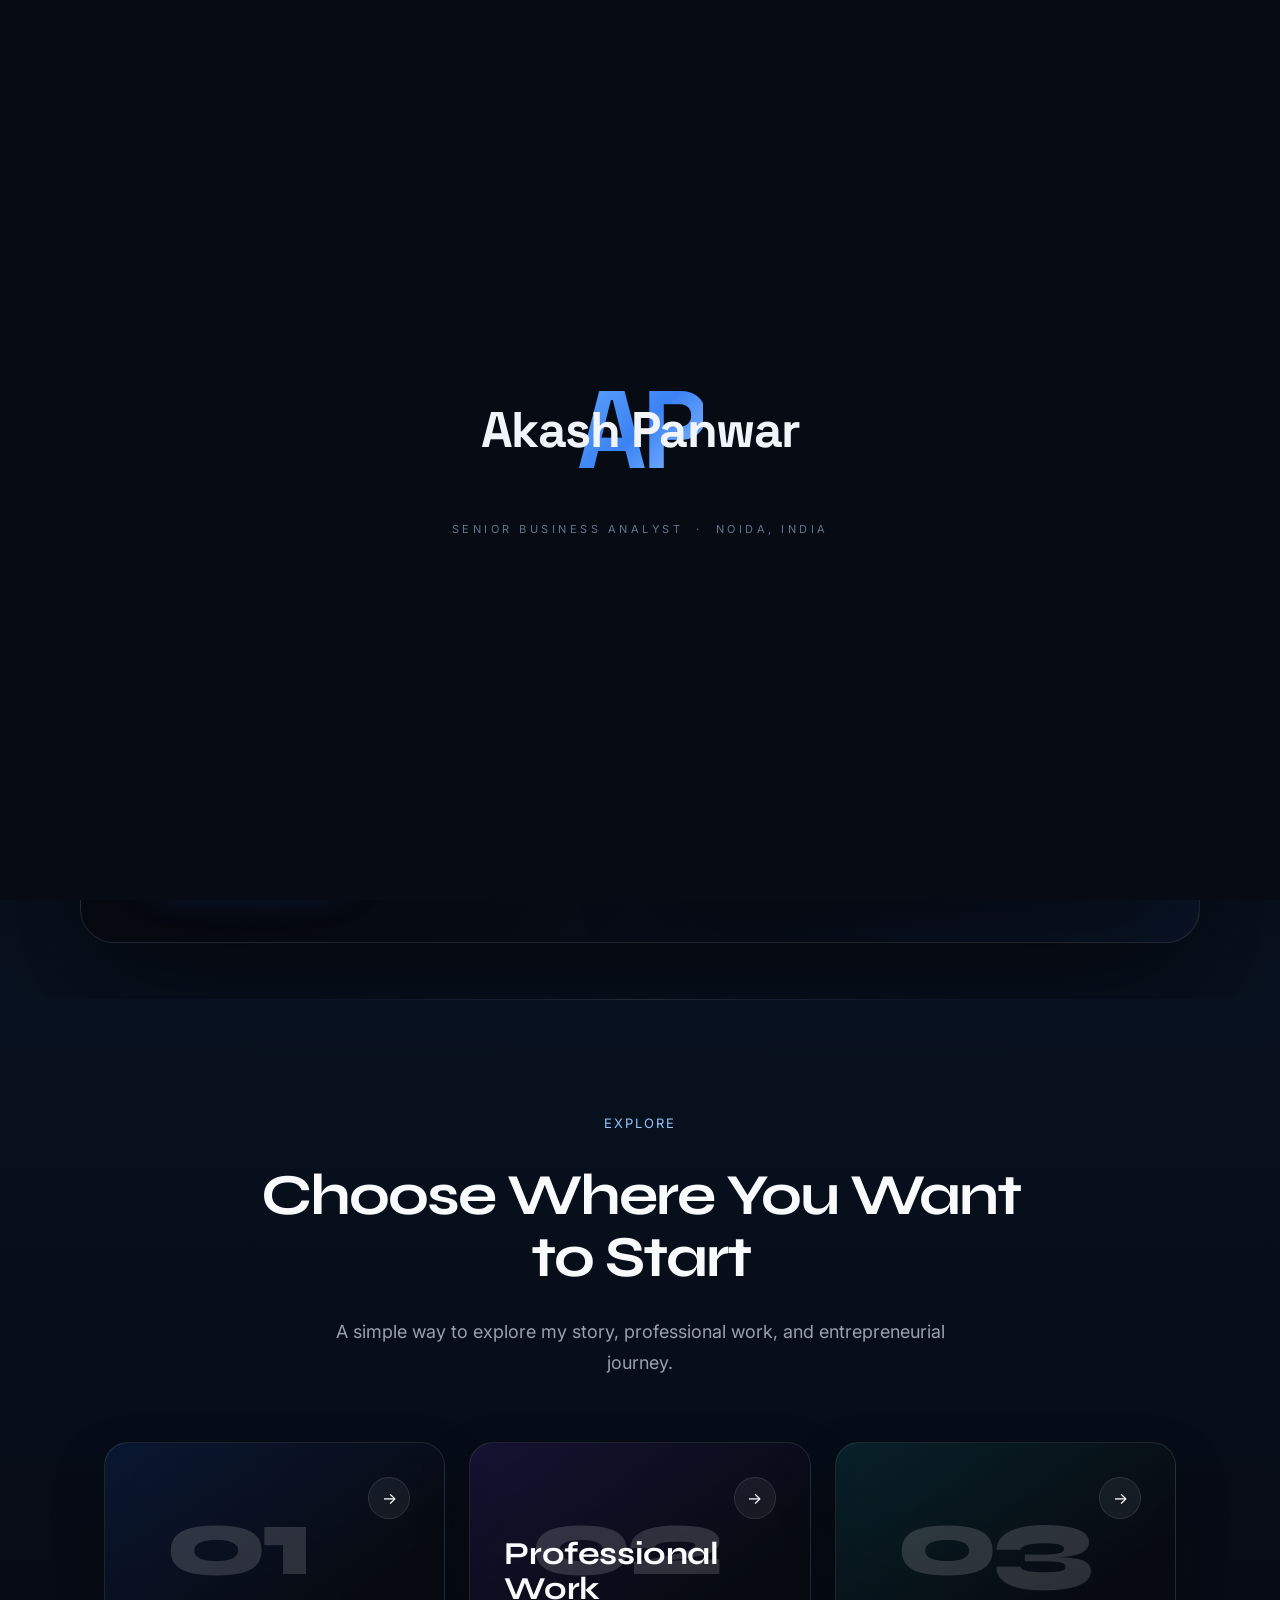
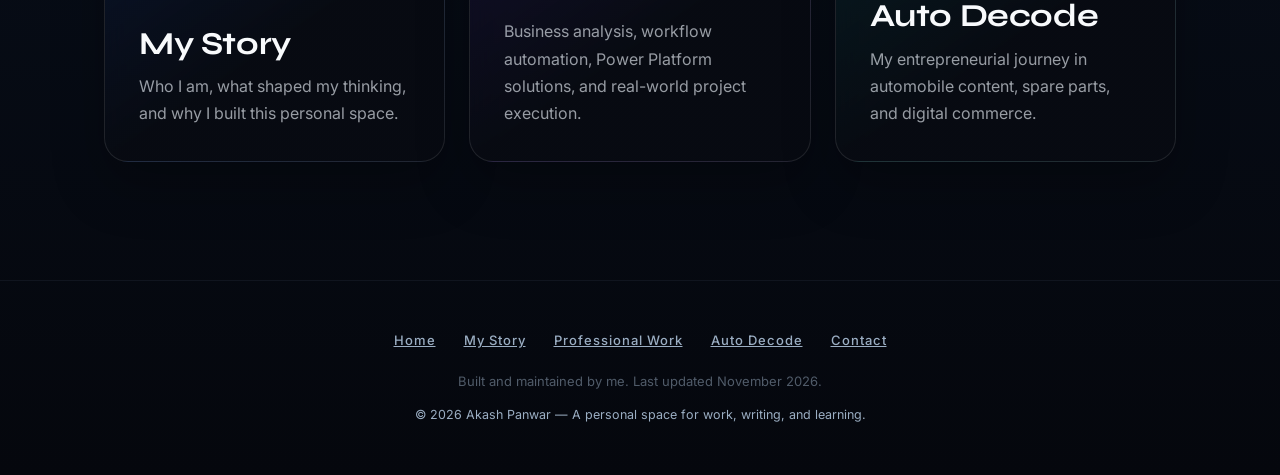
<file: index.html>
<!DOCTYPE html>
<html lang="en">
<head>
  <meta charset="UTF-8">
  <meta name="viewport" content="width=device-width, initial-scale=1.0">
  <title>Akash Panwar | Home</title>
  <meta name="description" content="Personal professional website of Akash Panwar, Senior Business Analyst sharing work, journey, and learnings.">
  <link rel="preconnect" href="https://fonts.googleapis.com">
  <link rel="preconnect" href="https://fonts.gstatic.com" crossorigin>
  <link href="https://fonts.googleapis.com/css2?family=Playfair+Display:wght@600;700;800&family=Syne:wght@500;600;700;800&family=Space+Grotesk:wght@400;500;600;700;800&family=Inter:ital,opsz,wght@0,14..32,300;0,14..32,400;0,14..32,500;0,14..32,600;0,14..32,700;1,14..32,400&display=swap" rel="stylesheet">
  <link rel="stylesheet" href="style.css">
  <style id="mobile-header-fix">
    .mobile-brand-link { display: none !important; }
    @media (max-width: 900px) {
      nav .mobile-brand-link {
        display: inline-flex !important;
        align-items: center;
        font-family: 'Space Grotesk', sans-serif;
        font-size: 16px;
        font-weight: 700;
        color: var(--heading);
        text-decoration: none;
        letter-spacing: 0.2px;
      }
    }
  </style>

  <style>
    .home-page {
      background:
        radial-gradient(circle at 50% -10%, rgba(59,130,246,0.16), transparent 34%),
        linear-gradient(180deg, #05070d 0%, #080b12 48%, #05070d 100%);
    }

    .home-page #particle-canvas,
    .home-page .glow-orb {
      display: none;
    }

    .home-page nav {
      top: 18px;
      left: 50%;
      right: auto;
      width: min(1120px, calc(100% - 40px));
      transform: translateX(-50%);
      padding: 12px 18px;
      border: 1px solid rgba(255,255,255,0.08);
      border-radius: 999px;
      background: rgba(5,7,13,0.72);
      box-shadow: 0 18px 60px rgba(0,0,0,0.28);
    }

    .home-page #desktop-nav {
      width: 100%;
      justify-content: center;
      gap: 28px;
    }

    .home-page .brand-link {
      color: #fff;
      font-family: 'Space Grotesk', sans-serif;
      font-size: 14px;
      letter-spacing: 1.4px;
    }

    #hero {
      min-height: 100vh !important;
      max-width: 100% !important;
      margin: 0 !important;
      padding: 118px 24px 54px !important;
      display: flex !important;
      align-items: center;
      justify-content: center;
      position: relative;
      z-index: 1;
      overflow: hidden;
    }

    .editorial-hero-card {
      width: min(1120px, 100%);
      min-height: 650px;
      display: grid;
      grid-template-columns: minmax(0, 1.02fr) minmax(360px, 0.9fr);
      position: relative;
      overflow: hidden;
      border-radius: 34px;
      border: 1px solid rgba(255,255,255,0.1);
      background:
        linear-gradient(135deg, rgba(17,17,17,0.98), rgba(8,11,18,0.98) 48%, rgba(3,6,12,0.98)),
        #080b12;
      box-shadow: 0 40px 120px rgba(0,0,0,0.56), inset 0 1px 0 rgba(255,255,255,0.06);
      isolation: isolate;
    }

    .editorial-hero-card::before {
      content: 'Akash';
      position: absolute;
      left: 42px;
      top: 40px;
      font-family: 'Space Grotesk', sans-serif;
      font-size: clamp(86px, 13vw, 178px);
      font-weight: 800;
      line-height: 0.85;
      color: rgba(255,255,255,0.035);
      letter-spacing: -4px;
      pointer-events: none;
      z-index: 0;
    }

    .editorial-hero-card::after {
      content: '';
      position: absolute;
      inset: 0;
      background:
        linear-gradient(90deg, rgba(5,7,13,0.78) 0%, rgba(5,7,13,0.18) 49%, rgba(5,7,13,0) 100%),
        radial-gradient(circle at 78% 25%, rgba(59,130,246,0.16), transparent 30%);
      pointer-events: none;
      z-index: 2;
    }

    .hero-copy {
      position: relative;
      z-index: 3;
      display: flex;
      flex-direction: column;
      justify-content: center;
      padding: 74px 0 74px 70px;
      max-width: 650px;
    }

    .hero-mark-row {
      display: flex;
      align-items: center;
      gap: 14px;
      margin-bottom: 44px;
      opacity: 0;
      animation: editorialIn 0.75s 0.15s both;
    }

    .hero-monogram {
      width: 46px;
      height: 46px;
      display: inline-flex;
      align-items: center;
      justify-content: center;
      border-radius: 50%;
      border: 1px solid rgba(255,255,255,0.16);
      background: rgba(255,255,255,0.04);
      color: #fff;
      font-family: 'Space Grotesk', sans-serif;
      font-weight: 800;
      letter-spacing: -0.8px;
      box-shadow: 0 14px 34px rgba(0,0,0,0.35);
    }

    .hero-kicker {
      color: rgba(255,255,255,0.48);
      font-size: 11px;
      font-weight: 700;
      letter-spacing: 2.6px;
      text-transform: uppercase;
    }

    .hero-heading {
      margin: 0;
      font-family: 'Space Grotesk', sans-serif;
      font-size: clamp(46px, 7.4vw, 92px);
      font-weight: 800;
      line-height: 0.95;
      color: #f8fafc;
      letter-spacing: -1.8px;
      opacity: 0;
      animation: editorialIn 0.8s 0.28s both;
    }

    .hero-heading .highlight {
      display: inline-block;
      margin-top: 8px;
      background: linear-gradient(135deg, #f8fbff 0%, #93c5fd 35%, #3b82f6 100%);
      -webkit-background-clip: text;
      -webkit-text-fill-color: transparent;
      background-clip: text;
      filter: drop-shadow(0 10px 30px rgba(59,130,246,0.22));
    }

    .hero-heading .article {
      display: inline-block;
      margin-right: 0.16em;
    }

    .hero-heading .role-word {
      display: inline-block;
    }

    .hero-sub {
      max-width: 540px;
      margin: 30px 0 0;
      color: rgba(226,232,240,0.74);
      font-size: clamp(15.5px, 1.4vw, 18px);
      line-height: 1.75;
      opacity: 0;
      animation: editorialIn 0.8s 0.42s both;
    }

    .hero-actions {
      display: flex;
      align-items: center;
      gap: 14px;
      flex-wrap: wrap;
      margin-top: 42px;
      opacity: 0;
      animation: editorialIn 0.8s 0.56s both;
    }

    .hero-cta {
      display: inline-flex;
      align-items: center;
      justify-content: center;
      min-height: 50px;
      padding: 0 24px;
      border-radius: 999px;
      font-size: 12.5px;
      font-weight: 800;
      letter-spacing: 1.25px;
      text-transform: uppercase;
      text-decoration: none;
      transition: transform 0.25s ease, box-shadow 0.25s ease, border-color 0.25s ease, background 0.25s ease;
    }

    .hero-cta.primary {
      color: #fff;
      background: linear-gradient(135deg, #2563eb, #60a5fa);
      box-shadow: 0 16px 42px rgba(37,99,235,0.36);
    }

    .hero-cta.secondary {
      color: rgba(255,255,255,0.86);
      border: 1px solid rgba(255,255,255,0.16);
      background: rgba(255,255,255,0.045);
    }

    .hero-cta:hover,
    .hero-cta:focus-visible {
      transform: translateY(-3px);
      box-shadow: 0 22px 54px rgba(37,99,235,0.22);
    }

    .hero-image-panel {
      position: relative;
      z-index: 1;
      min-height: 650px;
      overflow: hidden;
    }

    .hero-image-panel::before {
      content: '';
      position: absolute;
      inset: 0;
      background:
        linear-gradient(90deg, #080b12 0%, rgba(8,11,18,0.58) 16%, rgba(8,11,18,0) 42%),
        linear-gradient(0deg, rgba(5,7,13,0.72) 0%, rgba(5,7,13,0) 34%);
      z-index: 2;
      pointer-events: none;
    }

    .hero-image-panel img {
      position: absolute;
      right: -88px;
      bottom: 76px;
      width: min(690px, 138%);
      height: 100%;
      object-fit: contain;
      object-position: right bottom;
      filter: grayscale(0.68) saturate(0.7) contrast(1.13) brightness(0.92);
      opacity: 0;
      transform: translateX(28px) scale(1.02);
      animation: portraitIn 0.95s 0.34s cubic-bezier(0.16,1,0.3,1) both;
      -webkit-mask-image: linear-gradient(to left, #000 76%, transparent 100%);
      mask-image: linear-gradient(to left, #000 76%, transparent 100%);
    }

    .about-intro {
      max-width: 700px;
      margin: 0 auto;
      padding: 80px 24px;
      text-align: center;
      color: rgba(226,232,240,0.78);
      font-family: 'Inter', sans-serif;
      font-size: clamp(16px, 1.5vw, 18px);
      line-height: 1.85;
    }

    .about-intro p {
      margin: 0;
    }

    .about-intro p + p {
      margin-top: 22px;
    }

    .explore-home {
      max-width: 1120px;
      padding: 28px 24px 96px !important;
      margin: 0 auto;
      position: relative;
      z-index: 1;
    }

    .explore-home .eyebrow,
    .explore-home .sec-title,
    .explore-home .sec-desc {
      text-align: center;
      margin-left: auto;
      margin-right: auto;
    }

    .explore-home .sec-title {
      font-size: clamp(30px, 4vw, 48px);
      color: #f8fafc;
    }

    .explore-home .sec-desc {
      max-width: 620px;
      color: rgba(226,232,240,0.64);
    }

    .home-links-grid {
      display: grid;
      grid-template-columns: repeat(3, minmax(0, 1fr));
      gap: 18px;
      margin-top: 38px;
    }

    .home-page .explore-card {
      min-height: 232px;
      display: flex !important;
      flex-direction: column;
      justify-content: space-between;
      padding: 28px !important;
      border-radius: 22px;
      background: linear-gradient(180deg, rgba(17,24,39,0.72), rgba(8,11,18,0.9));
      border: 1px solid rgba(255,255,255,0.09);
      box-shadow: 0 22px 70px rgba(0,0,0,0.22);
      transition: transform 0.25s ease, border-color 0.25s ease, box-shadow 0.25s ease, background 0.25s ease;
    }

    .home-page .explore-card:hover,
    .home-page .explore-card:focus-visible {
      transform: translateY(-10px);
      border-color: rgba(96,165,250,0.48);
      box-shadow: 0 30px 86px rgba(0,0,0,0.38), 0 0 0 1px rgba(59,130,246,0.1), 0 0 38px rgba(59,130,246,0.12);
      background: linear-gradient(180deg, rgba(20,30,48,0.86), rgba(8,11,18,0.94));
    }

    .explore-card-top {
      display: flex;
      align-items: center;
      justify-content: space-between;
      gap: 16px;
      margin-bottom: 36px;
    }

    .explore-number {
      color: rgba(147,197,253,0.56);
      font-family: 'Space Grotesk', sans-serif;
      font-size: 13px;
      font-weight: 800;
      letter-spacing: 1.8px;
    }

    .explore-arrow {
      width: 34px;
      height: 34px;
      display: inline-flex;
      align-items: center;
      justify-content: center;
      border-radius: 50%;
      color: #fff;
      background: rgba(255,255,255,0.055);
      border: 1px solid rgba(255,255,255,0.1);
      transition: transform 0.25s ease, background 0.25s ease;
    }

    .explore-card:hover .explore-arrow,
    .explore-card:focus-visible .explore-arrow {
      transform: translateX(4px);
      background: rgba(59,130,246,0.2);
    }

    .home-page .explore-card .explore-card-title {
      font-size: 22px;
      color: #f8fafc !important;
      margin: 0 0 12px;
    }

    .home-page .explore-card p {
      color: rgba(226,232,240,0.66) !important;
      font-size: 14.5px !important;
      line-height: 1.72 !important;
      margin: 0;
    }

    .home-page .divider {
      display: none;
    }

    @keyframes editorialIn {
      from { opacity: 0; transform: translateY(24px); }
      to { opacity: 1; transform: translateY(0); }
    }

    @keyframes portraitIn {
      from { opacity: 0; transform: translateX(34px) scale(1.04); }
      to { opacity: 1; transform: translateX(0) scale(1); }
    }

    @media (min-width: 761px) and (max-width: 980px) {
      #hero {
        padding: 106px 16px 46px !important;
      }

      .editorial-hero-card {
        grid-template-columns: minmax(0, 1fr) minmax(290px, 0.82fr);
        min-height: 570px;
        border-radius: 30px;
      }

      .hero-copy {
        padding: 56px 0 56px 46px;
      }

      .hero-heading {
        font-size: clamp(42px, 6vw, 64px);
      }

      .hero-sub {
        max-width: 420px;
        font-size: 15.5px;
      }

      .hero-actions {
        align-items: flex-start;
      }

      .hero-cta {
        min-height: 48px;
        padding: 0 20px;
        font-size: 11.75px;
      }

      .hero-image-panel {
        min-height: 570px;
      }

      .hero-image-panel img {
        right: -108px;
        bottom: 82px;
        width: min(590px, 162%);
        object-position: right bottom;
      }

      .home-links-grid {
        grid-template-columns: 1fr;
      }
    }

    @media (max-width: 760px) {
      #hero {
        padding-top: 104px !important;
      }

      .editorial-hero-card {
        grid-template-columns: 1fr;
        min-height: auto;
      }

      .hero-copy {
        padding: 56px 46px 0;
      }

      .hero-image-panel {
        min-height: 430px;
      }

      .hero-image-panel::before {
        background:
          linear-gradient(180deg, #080b12 0%, rgba(8,11,18,0.18) 22%, rgba(8,11,18,0) 52%),
          linear-gradient(0deg, rgba(5,7,13,0.78) 0%, rgba(5,7,13,0) 34%);
      }

      .hero-image-panel img {
        left: 50%;
        right: auto;
        width: min(560px, 104%);
        transform: translateX(-50%) scale(1.02);
        animation-name: portraitInMobile;
        object-position: center bottom;
        -webkit-mask-image: linear-gradient(to bottom, #000 76%, transparent 100%);
        mask-image: linear-gradient(to bottom, #000 76%, transparent 100%);
      }

      .home-links-grid {
        grid-template-columns: 1fr;
      }
    }

    @media (max-width: 700px) {
      .home-page nav {
        top: 12px;
        width: calc(100% - 24px);
        border-radius: 24px;
      }

      .home-page #mobile-nav {
        top: 78px;
        left: 12px;
        right: 12px;
        border-radius: 22px;
        border: 1px solid rgba(255,255,255,0.08);
      }

      #hero {
        padding: 96px 12px 34px !important;
      }

      .editorial-hero-card {
        border-radius: 26px;
      }

      .editorial-hero-card::before {
        left: 22px;
        top: 26px;
        font-size: 82px;
      }

      .hero-copy {
        padding: 42px 24px 0;
      }

      .hero-mark-row {
        margin-bottom: 34px;
      }

      .hero-heading {
        font-size: clamp(38px, 11.8vw, 56px);
        letter-spacing: -1.1px;
      }

      .hero-actions {
        align-items: stretch;
      }

      .hero-cta {
        width: 100%;
        padding: 0 18px;
      }

      .hero-image-panel {
        min-height: 330px;
        margin-top: -12px;
      }

      .hero-image-panel img {
        bottom: 34px;
        width: min(450px, 118%);
      }

      .about-intro {
        padding: 56px 20px;
        font-size: 15.5px;
      }

      .explore-home {
        padding: 18px 16px 72px !important;
      }
    }

    @keyframes portraitInMobile {
      from { opacity: 0; transform: translateX(-44%) scale(1.04); }
      to { opacity: 1; transform: translateX(-50%) scale(1); }
    }

    .home-page {
      position: relative;
      overflow-x: hidden;
      background:
        radial-gradient(ellipse at 90% 8%, rgba(59,130,246,0.13), transparent 38%),
        radial-gradient(ellipse at 0% 100%, rgba(124,58,237,0.09), transparent 34%),
        linear-gradient(180deg, #05070d 0%, #080b12 46%, #05070d 100%);
    }

    .home-page::before {
      content: '';
      position: fixed;
      inset: 0;
      z-index: 0;
      pointer-events: none;
      opacity: 0.035;
      background-image:
        radial-gradient(circle at 20% 20%, rgba(255,255,255,0.7) 0 1px, transparent 1px),
        radial-gradient(circle at 70% 60%, rgba(255,255,255,0.45) 0 1px, transparent 1px);
      background-size: 34px 34px, 46px 46px;
      mix-blend-mode: screen;
    }

    .home-page > * {
      position: relative;
      z-index: 1;
    }

    #hero {
      min-height: min(80vh, 760px) !important;
      padding: 92px 24px 42px !important;
    }

    .editorial-hero-card {
      min-height: 560px;
      grid-template-columns: minmax(0, 3fr) minmax(320px, 2fr);
      align-items: center;
      overflow: visible;
      background:
        linear-gradient(135deg, rgba(13,18,31,0.98), rgba(8,11,18,0.98) 54%, rgba(3,6,12,0.98)),
        #080b12;
    }

    .editorial-hero-card::before {
      left: -76px;
      top: 54%;
      transform: translateY(-50%);
      font-family: 'Syne', sans-serif;
      font-size: clamp(150px, 18vw, 220px);
      color: rgba(255,255,255,0.04);
      letter-spacing: -10px;
      z-index: 0;
    }

    .editorial-hero-card::after {
      background:
        linear-gradient(90deg, rgba(5,7,13,0.62) 0%, rgba(5,7,13,0.14) 48%, rgba(5,7,13,0) 100%),
        radial-gradient(ellipse at 82% 50%, rgba(59,130,246,0.11), transparent 42%);
    }

    .hero-copy {
      max-width: 660px;
      padding: 62px 0 62px 68px;
    }

    .hero-mark-row {
      margin-bottom: 30px;
    }

    .hero-kicker {
      font-family: 'Inter', sans-serif;
      font-size: 11px;
      letter-spacing: 0.15em;
    }

    .hero-heading {
      max-width: 600px;
      font-family: 'Playfair Display', serif;
      font-size: clamp(48px, 5.1vw, 70px);
      line-height: 1.04;
      letter-spacing: -0.6px;
    }

    .hero-heading .mobile-title {
      display: none;
    }

    .hero-sub {
      max-width: 560px;
      margin-top: 24px;
      font-size: clamp(16px, 1.35vw, 17px);
      line-height: 1.68;
    }

    .hero-actions {
      margin-top: 34px;
    }

    .hero-image-panel {
      min-height: 496px;
      margin: 32px 34px 32px 0;
      border: 1px solid rgba(255,255,255,0.1);
      border-radius: 28px;
      overflow: hidden;
      box-shadow: 0 30px 90px rgba(0,0,0,0.42), inset 0 1px 0 rgba(255,255,255,0.06);
      background: linear-gradient(180deg, rgba(15,23,42,0.46), rgba(8,11,18,0.92));
    }

    .hero-image-panel::before {
      background:
        radial-gradient(ellipse at 54% 42%, rgba(59,130,246,0.16), transparent 44%),
        linear-gradient(0deg, rgba(5,7,13,0.62) 0%, rgba(5,7,13,0) 42%);
      filter: blur(0);
    }

    .hero-image-panel img {
      right: -60px;
      bottom: 36px;
      width: min(560px, 134%);
      height: 94%;
      object-position: right bottom;
      -webkit-mask-image: linear-gradient(to left, #000 84%, transparent 100%);
      mask-image: linear-gradient(to left, #000 84%, transparent 100%);
    }

    .section-divider {
      width: min(60%, 760px);
      height: 1px;
      margin: 0 auto;
      background: linear-gradient(90deg, transparent, rgba(255,255,255,0.1), transparent);
    }

    .metrics-strip {
      max-width: 1120px;
      margin: 0 auto;
      padding: 100px 24px;
    }

    .metrics-grid {
      display: grid;
      grid-template-columns: repeat(5, minmax(0, 1fr));
      border: 1px solid rgba(255,255,255,0.08);
      border-radius: 24px;
      background:
        linear-gradient(180deg, rgba(15,23,42,0.4), rgba(8,11,18,0.84)),
        rgba(255,255,255,0.015);
      box-shadow: 0 28px 90px rgba(0,0,0,0.28), inset 0 1px 0 rgba(255,255,255,0.05);
      overflow: hidden;
    }

    .metric-item {
      min-height: 176px;
      display: flex;
      flex-direction: column;
      align-items: center;
      justify-content: center;
      padding: 28px 18px;
      text-align: center;
    }

    .metric-item + .metric-item {
      border-left: 1px solid rgba(255,255,255,0.08);
    }

    .metric-value {
      font-family: 'Syne', sans-serif;
      font-size: clamp(48px, 4.8vw, 56px);
      line-height: 1;
      font-weight: 800;
      letter-spacing: -1.5px;
      color: #f8fafc;
    }

    .metric-label {
      margin-top: 16px;
      color: rgba(226,232,240,0.52);
      font-family: 'Inter', sans-serif;
      font-size: 11px;
      font-weight: 700;
      letter-spacing: 0.15em;
      text-transform: uppercase;
    }

    .about-intro {
      max-width: none;
      padding: 120px 24px;
    }

    .about-panel {
      max-width: 760px;
      margin: 0 auto;
      padding: 64px;
      text-align: left;
      border: 1px solid rgba(255,255,255,0.08);
      border-radius: 20px;
      background:
        linear-gradient(135deg, rgba(15,23,42,0.72), rgba(8,11,18,0.96)),
        #080b12;
      box-shadow: 0 30px 96px rgba(0,0,0,0.3), inset 0 1px 0 rgba(255,255,255,0.05);
    }

    .about-eyebrow {
      display: inline-flex;
      align-items: center;
      gap: 12px;
      margin-bottom: 28px;
      color: rgba(147,197,253,0.82);
      font-family: 'Inter', sans-serif;
      font-size: 11px;
      font-weight: 800;
      letter-spacing: 0.15em;
      text-transform: uppercase;
    }

    .about-eyebrow::before {
      content: '';
      width: 24px;
      height: 1px;
      background: #60a5fa;
    }

    .about-intro .about-lead {
      color: rgba(248,250,252,0.92);
      font-size: 20px;
      line-height: 1.72;
    }

    .about-intro .about-panel p:not(.about-lead) {
      color: rgba(226,232,240,0.68);
      font-size: 17px;
      line-height: 1.72;
    }

    .explore-home {
      padding: 112px 24px 118px !important;
    }

    .explore-home .eyebrow {
      display: flex;
      align-items: center;
      justify-content: center;
      gap: 14px;
      font-family: 'Inter', sans-serif;
      font-size: 11px;
      letter-spacing: 0.15em;
    }

    .explore-home .eyebrow::before,
    .explore-home .eyebrow::after {
      content: '';
      width: 34px;
      height: 1px;
      background: rgba(147,197,253,0.5);
    }

    .explore-home .sec-title {
      font-family: 'Syne', sans-serif;
      font-size: clamp(40px, 4vw, 48px);
      letter-spacing: -0.8px;
    }

    .explore-home .sec-desc {
      font-size: 16.5px;
      line-height: 1.7;
    }

    .home-links-grid {
      grid-template-columns: repeat(3, minmax(0, 1fr));
      gap: 24px;
      margin-top: 80px;
    }

    .home-page .explore-card {
      position: relative;
      min-height: 380px;
      padding: 34px !important;
      overflow: hidden;
      border-radius: 24px;
      transition: transform 300ms cubic-bezier(0.16,1,0.3,1), border-color 300ms cubic-bezier(0.16,1,0.3,1), box-shadow 300ms cubic-bezier(0.16,1,0.3,1), background 300ms cubic-bezier(0.16,1,0.3,1);
    }

    .home-page .explore-card:nth-child(1) {
      background: linear-gradient(145deg, rgba(37,99,235,0.13), rgba(8,11,18,0.92) 58%);
    }

    .home-page .explore-card:nth-child(2) {
      background: linear-gradient(145deg, rgba(124,58,237,0.13), rgba(8,11,18,0.92) 58%);
    }

    .home-page .explore-card:nth-child(3) {
      background: linear-gradient(145deg, rgba(20,184,166,0.12), rgba(8,11,18,0.92) 58%);
    }

    .home-page .explore-card:hover,
    .home-page .explore-card:focus-visible {
      transform: translateY(-4px);
      border-color: rgba(255,255,255,0.16);
      box-shadow: 0 34px 92px rgba(0,0,0,0.42), 0 0 46px rgba(59,130,246,0.1);
    }

    .explore-card-top {
      position: relative;
      z-index: 2;
      margin-bottom: auto;
    }

    .explore-number {
      position: absolute;
      left: 26px;
      top: 18px;
      font-family: 'Syne', sans-serif;
      font-size: clamp(72px, 8vw, 96px);
      line-height: 1;
      letter-spacing: -5px;
      color: rgba(255,255,255,0.15);
      pointer-events: none;
    }

    .explore-arrow {
      margin-left: auto;
      width: 42px;
      height: 42px;
      box-shadow: 0 0 0 rgba(96,165,250,0);
    }

    .explore-card:hover .explore-arrow,
    .explore-card:focus-visible .explore-arrow {
      transform: translate(4px, -2px);
      background: rgba(59,130,246,0.22);
      box-shadow: 0 0 34px rgba(96,165,250,0.24);
    }

    .home-page .explore-card .explore-card-title {
      position: relative;
      z-index: 2;
      font-family: 'Syne', sans-serif;
      font-size: clamp(26px, 2.5vw, 32px);
      line-height: 1.1;
      letter-spacing: -0.4px;
    }

    .home-page .explore-card p {
      position: relative;
      z-index: 2;
      font-size: 16px !important;
      line-height: 1.7 !important;
    }

    .footer-updated {
      margin: 0 0 10px;
      color: var(--muted);
      font-size: 13px;
      font-weight: 400;
      opacity: 0.5;
      text-align: center;
    }

    @media (min-width: 761px) and (max-width: 980px) {
      #hero {
        min-height: auto !important;
        padding: 96px 16px 42px !important;
      }

      .editorial-hero-card {
        grid-template-columns: minmax(0, 1.2fr) minmax(280px, 0.8fr);
        min-height: 520px;
      }

      .hero-heading {
        font-size: clamp(42px, 5.8vw, 58px);
      }

      .hero-image-panel {
        min-height: 440px;
        margin: 28px 28px 28px 0;
      }

      .metrics-grid {
        grid-template-columns: repeat(5, minmax(0, 1fr));
      }

      .metric-value {
        font-size: 40px;
      }
    }

    @media (max-width: 760px) {
      #hero {
        min-height: auto !important;
      }

      .editorial-hero-card {
        overflow: hidden;
      }

      .hero-heading {
        max-width: 100%;
        font-size: clamp(40px, 10vw, 48px);
        line-height: 1.08;
      }

      .hero-image-panel {
        border-radius: 0 0 26px 26px;
        border-left: 0;
        border-right: 0;
        border-bottom: 0;
      }
    }

    @media (max-width: 700px) {
      .editorial-hero-card::before {
        left: -42px;
        top: 74px;
        transform: none;
        font-size: 120px;
      }

      #hero {
        padding: 92px 8px 34px !important;
      }

      .hero-copy {
        padding: 38px 20px 0;
      }

      .hero-heading {
        font-size: clamp(26px, 7vw, 30px);
        line-height: 1.08;
      }

      .hero-heading .desktop-title {
        display: none;
      }

      .hero-heading .mobile-title {
        display: inline;
      }

      .hero-sub {
        font-size: 16px;
      }

      .section-divider {
        width: 74%;
      }

      .metrics-strip {
        padding: 72px 20px;
      }

      .metrics-grid {
        grid-template-columns: 1fr;
        border-radius: 20px;
      }

      .metric-item {
        min-height: 132px;
        padding: 26px 18px;
      }

      .metric-item + .metric-item {
        border-left: 0;
        border-top: 1px solid rgba(255,255,255,0.08);
      }

      .metric-value {
        font-size: 48px;
      }

      .about-intro {
        padding: 88px 20px;
      }

      .about-panel {
        padding: 32px;
        border-radius: 18px;
        text-align: left;
      }

      .about-intro .about-lead {
        font-size: 18px;
      }

      .about-intro .about-panel p:not(.about-lead) {
        font-size: 16px;
      }

      .explore-home {
        padding: 88px 16px 92px !important;
      }

      .explore-home .sec-title {
        font-size: clamp(30px, 8.8vw, 34px);
      }

      .home-links-grid {
        margin-top: 56px;
        gap: 18px;
      }

      .home-page .explore-card {
        min-height: 320px;
        padding: 28px !important;
      }
    }
  </style>

  <style id="homepage-figma-redesign">
    .home-page {
      background:
        radial-gradient(circle at 12% 12%, rgba(37,99,235,0.16), transparent 30%),
        radial-gradient(circle at 84% 10%, rgba(56,189,248,0.12), transparent 26%),
        linear-gradient(180deg, #05070d 0%, #08111f 48%, #05070d 100%);
    }

    .home-page::before {
      content: '';
      position: fixed;
      inset: 0;
      z-index: 0;
      pointer-events: none;
      background:
        linear-gradient(rgba(255,255,255,0.018) 1px, transparent 1px),
        linear-gradient(90deg, rgba(255,255,255,0.018) 1px, transparent 1px);
      background-size: 72px 72px;
      -webkit-mask-image: linear-gradient(180deg, rgba(0,0,0,0.7), transparent 72%);
      mask-image: linear-gradient(180deg, rgba(0,0,0,0.7), transparent 72%);
    }

    .home-page nav {
      width: min(1200px, calc(100% - 40px));
      min-height: 72px;
      padding: 12px 18px;
      border: 1px solid rgba(255,255,255,0.12);
      background: rgba(7,17,27,0.82);
    }

    .home-page #desktop-nav {
      justify-content: space-between;
      gap: 22px;
    }

    .home-page .brand-link {
      margin-right: auto;
      min-width: 170px;
      font-size: 16px;
      letter-spacing: 0;
      text-transform: none;
    }

    .home-page .nav-link:not(.brand-link) {
      font-size: 12px;
      letter-spacing: 0.8px;
      color: rgba(203,213,225,0.84);
    }

    #hero {
      min-height: auto !important;
      padding: 132px 24px 70px !important;
    }

    .editorial-hero-card {
      width: min(1200px, 100%);
      min-height: 624px;
      grid-template-columns: minmax(0, 1fr) minmax(420px, 500px);
      border-radius: 34px;
      background:
        linear-gradient(135deg, rgba(8,13,24,0.98), rgba(6,10,18,0.98) 52%, rgba(9,20,38,0.98)),
        #080b12;
    }

    .editorial-hero-card::before {
      content: 'Akash';
      left: 40px;
      top: 38px;
      font-size: clamp(86px, 13vw, 178px);
      letter-spacing: -4px;
      color: rgba(255,255,255,0.034);
    }

    .hero-copy {
      padding: 76px 0 76px 70px;
      max-width: 680px;
    }

    .hero-mark-row {
      margin-bottom: 42px;
    }

    .hero-kicker {
      color: #93c5fd;
      letter-spacing: 2.2px;
    }

    .hero-heading {
      max-width: 680px;
      font-size: clamp(54px, 6.8vw, 88px);
      line-height: 0.98;
      letter-spacing: -2.8px;
    }

    .hero-sub {
      max-width: 570px;
      margin-top: 30px;
      color: rgba(203,213,225,0.82);
      font-size: clamp(16px, 1.25vw, 21px);
      line-height: 1.62;
    }

    .hero-cta {
      min-height: 52px;
      padding: 0 24px;
    }

    .hero-image-panel {
      min-height: 624px;
      background:
        linear-gradient(90deg, rgba(8,11,18,0.98) 0%, rgba(8,11,18,0.36) 34%, rgba(8,11,18,0.08) 100%),
        linear-gradient(145deg, rgba(37,99,235,0.18), rgba(15,23,42,0.18));
    }

    .hero-image-panel::before {
      background:
        linear-gradient(90deg, #080b12 0%, rgba(8,11,18,0.54) 18%, rgba(8,11,18,0) 50%),
        radial-gradient(circle at 62% 22%, rgba(96,165,250,0.18), transparent 34%);
      z-index: 2;
    }

    .hero-image-panel img {
      right: -26px;
      bottom: -18px;
      width: min(88%, 470px);
      height: 94%;
      object-fit: contain;
      object-position: right bottom;
      filter: saturate(1.02) contrast(1.04);
      opacity: 0.96;
    }

    .hero-identity-card {
      position: absolute;
      left: 58px;
      bottom: 64px;
      z-index: 4;
      width: min(330px, calc(100% - 96px));
      padding: 22px;
      border: 1px solid rgba(255,255,255,0.14);
      border-radius: 24px;
      background: rgba(13,20,36,0.82);
      -webkit-backdrop-filter: blur(18px);
      backdrop-filter: blur(18px);
      box-shadow: 0 24px 70px rgba(0,0,0,0.34);
    }

    .hero-identity-card strong {
      display: block;
      color: #f8fafc;
      font-family: 'Space Grotesk', sans-serif;
      font-size: 24px;
      line-height: 1.2;
      letter-spacing: -0.4px;
    }

    .hero-identity-card span {
      display: block;
      margin-top: 12px;
      color: rgba(203,213,225,0.72);
      font-size: 13.5px;
      line-height: 1.7;
    }

    .metrics-strip {
      width: min(1200px, calc(100% - 48px));
      margin: 14px auto 0;
      border-radius: 30px;
      background: rgba(11,18,32,0.88);
      border-color: rgba(255,255,255,0.09);
      box-shadow: 0 24px 70px rgba(0,0,0,0.26);
    }

    .about-intro {
      max-width: 1200px;
      padding: 126px 24px 96px;
    }

    .about-panel {
      display: grid;
      grid-template-columns: minmax(0, 760px) minmax(260px, 350px);
      gap: 80px;
      align-items: start;
      padding: 0;
      border: 0;
      background: transparent;
      box-shadow: none;
    }

    .about-eyebrow,
    .explore-home .eyebrow {
      color: #93c5fd;
      font-size: 13px;
      letter-spacing: 2px;
      text-transform: uppercase;
    }

    .about-intro .about-lead {
      margin: 42px 0 0;
      font-size: clamp(34px, 4vw, 48px);
      line-height: 1.18;
      letter-spacing: -1.4px;
    }

    .about-intro .about-panel p:not(.about-lead) {
      margin-top: 66px;
      color: rgba(203,213,225,0.72);
      font-size: 18px;
      line-height: 1.7;
    }

    .explore-home {
      max-width: 1200px;
      padding: 96px 24px 136px;
    }

    .explore-home .eyebrow {
      justify-content: flex-start;
    }

    .explore-home .eyebrow::before,
    .explore-home .eyebrow::after {
      display: none;
    }

    .explore-home .sec-title {
      max-width: 760px;
      margin: 28px 0 0;
      text-align: left;
      font-size: clamp(42px, 5vw, 64px);
      line-height: 1.04;
      letter-spacing: -2px;
    }

    .explore-home .sec-desc {
      max-width: 560px;
      margin: 28px 0 0;
      text-align: left;
      font-size: 19px;
      color: rgba(203,213,225,0.74);
    }

    .home-links-grid {
      margin-top: 84px;
    }

    .home-page .explore-card {
      min-height: 330px;
      border-radius: 24px;
      background: rgba(16,24,39,0.92);
      border-color: rgba(255,255,255,0.1);
      box-shadow: 0 24px 52px rgba(0,0,0,0.25);
    }

    .home-page .explore-card:hover,
    .home-page .explore-card:focus-visible {
      transform: translateY(-8px);
      border-color: rgba(147,197,253,0.34);
      box-shadow: 0 36px 90px rgba(0,0,0,0.34);
    }

    .explore-card-title {
      letter-spacing: -0.7px;
    }

    @media (max-width: 1040px) {
      .editorial-hero-card {
        grid-template-columns: 1fr;
      }

      .hero-copy {
        padding: 72px 58px 38px;
        max-width: none;
      }

      .hero-image-panel {
        min-height: 430px;
      }

      .hero-image-panel img {
        right: 0;
        height: 100%;
        width: min(72%, 420px);
      }

      .hero-identity-card {
        left: 44px;
      }

      .about-panel {
        grid-template-columns: 1fr;
        gap: 26px;
      }

      .about-intro .about-panel p:not(.about-lead) {
        margin-top: 0;
        max-width: 720px;
      }
    }

    @media (max-width: 900px) {
      .home-page nav {
        width: calc(100% - 32px);
        top: 16px;
        min-height: 58px;
        padding: 8px 14px;
      }

      .home-page #mobile-nav {
        top: 88px;
        left: 16px;
        right: 16px;
        border: 1px solid rgba(255,255,255,0.12);
        border-radius: 22px;
        background: rgba(7,17,27,0.94);
      }

      #hero {
        padding: 104px 18px 52px !important;
      }

      .editorial-hero-card {
        min-height: 0;
        border-radius: 28px;
      }

      .editorial-hero-card::before {
        left: 22px;
        top: 34px;
        font-size: 84px;
      }

      .hero-copy {
        padding: 58px 24px 34px;
      }

      .hero-mark-row {
        margin-bottom: 30px;
      }

      .hero-heading {
        max-width: 340px;
        font-size: clamp(44px, 12vw, 54px);
        line-height: 1.04;
        letter-spacing: -1.6px;
      }

      .hero-sub {
        margin-top: 24px;
        font-size: 16px;
        line-height: 1.72;
      }

      .hero-actions {
        gap: 12px;
        margin-top: 34px;
      }

      .hero-cta {
        flex: 1 1 144px;
        min-width: 0;
        padding: 0 14px;
      }

      .hero-image-panel {
        min-height: 348px;
      }

      .hero-image-panel img {
        width: 72%;
        right: -10px;
      }

      .hero-identity-card {
        left: 24px;
        bottom: 30px;
        width: calc(100% - 48px);
        padding: 18px;
      }

      .hero-identity-card strong {
        font-size: 20px;
      }

      .metrics-strip {
        width: calc(100% - 36px);
        margin-top: 8px;
      }

      .metrics-grid {
        grid-template-columns: repeat(2, minmax(0, 1fr));
      }

      .metric-item:last-child {
        grid-column: 1 / -1;
      }

      .about-intro {
        padding: 88px 24px 64px;
      }

      .about-intro .about-lead {
        font-size: clamp(28px, 8vw, 36px);
        letter-spacing: -0.8px;
      }

      .explore-home {
        padding: 74px 24px 96px;
      }

      .explore-home .sec-title {
        font-size: clamp(34px, 10vw, 44px);
        letter-spacing: -1.2px;
      }

      .home-links-grid {
        margin-top: 48px;
      }

      .home-page .explore-card {
        min-height: 236px;
      }
    }
  </style>

  <style id="homepage-polish-fixes">
    .hero-copy {
      padding-right: 34px;
    }

    .hero-heading {
      max-width: 620px;
      font-family: 'Playfair Display', serif;
      font-size: clamp(58px, 6.1vw, 78px);
      line-height: 1.02;
      letter-spacing: -2.2px;
    }

    .hero-image-panel {
      display: flex;
      align-items: flex-end;
      justify-content: flex-end;
      isolation: isolate;
    }

    .hero-image-panel img {
      position: absolute;
      right: -12px;
      bottom: -10px;
      z-index: 1;
      width: min(78%, 390px);
      height: 84%;
      object-fit: contain;
      object-position: right bottom;
    }

    .hero-identity-card {
      left: 42px;
      bottom: 58px;
      width: min(292px, calc(100% - 72px));
      padding: 20px;
    }

    .hero-identity-card strong {
      font-size: 21px;
      line-height: 1.18;
    }

    .hero-identity-card span {
      font-size: 12.5px;
    }

    .metrics-strip {
      padding: 0;
      overflow: hidden;
    }

    .metrics-grid {
      display: grid;
      grid-template-columns: repeat(5, minmax(0, 1fr));
      align-items: stretch;
    }

    .metric-item {
      min-width: 0;
      padding: 38px 14px 34px;
    }

    .metric-item + .metric-item {
      border-left: 1px solid rgba(255,255,255,0.07);
    }

    .metric-value {
      font-family: 'Space Grotesk', sans-serif;
      font-size: clamp(38px, 4vw, 54px);
      line-height: 1;
      letter-spacing: -1.4px;
      white-space: nowrap;
      text-shadow: none;
    }

    .metric-label {
      margin-top: 18px;
      font-size: 10px;
      line-height: 1.4;
      letter-spacing: 1.7px;
      white-space: normal;
    }

    .about-panel {
      grid-template-columns: minmax(0, 760px) minmax(270px, 360px);
      grid-template-areas:
        "eyebrow body"
        "lead body";
      column-gap: 96px;
      row-gap: 34px;
      width: 100%;
    }

    .about-panel .about-eyebrow {
      grid-area: eyebrow;
      align-self: end;
    }

    .about-intro .about-lead {
      grid-area: lead;
      max-width: 760px;
      margin: 0;
    }

    .about-intro .about-panel p:not(.about-lead) {
      grid-area: body;
      max-width: 350px;
      margin-top: 64px;
    }

    @media (max-width: 1040px) {
      .hero-heading {
        font-size: clamp(50px, 8vw, 70px);
      }

      .hero-image-panel img {
        width: min(58%, 360px);
        height: 100%;
      }

      .about-panel {
        grid-template-columns: 1fr;
        grid-template-areas:
          "eyebrow"
          "lead"
          "body";
        row-gap: 28px;
      }

      .about-intro .about-panel p:not(.about-lead) {
        max-width: 720px;
        margin-top: 0;
      }
    }

    @media (max-width: 900px) {
      .hero-heading {
        max-width: 330px;
        font-size: clamp(43px, 11vw, 52px);
        letter-spacing: -1.4px;
      }

      .hero-image-panel img {
        width: 62%;
        height: 96%;
      }

      .hero-identity-card {
        left: 20px;
        bottom: 22px;
        width: min(250px, calc(100% - 40px));
      }

      .metrics-grid {
        grid-template-columns: repeat(2, minmax(0, 1fr));
      }

      .metric-item {
        padding: 30px 12px 28px;
      }

      .metric-item + .metric-item {
        border-left: 0;
      }

      .metric-item:nth-child(even) {
        border-left: 1px solid rgba(255,255,255,0.07);
      }

      .metric-item:nth-child(n + 3) {
        border-top: 1px solid rgba(255,255,255,0.07);
      }

      .metric-item:last-child {
        grid-column: 1 / -1;
      }

      .metric-value {
        font-size: clamp(36px, 12vw, 48px);
      }

      .about-intro {
        padding-top: 76px;
      }
    }

    @media (max-width: 560px) {
      .hero-image-panel {
        display: none;
      }

      .hero-copy {
        padding: 54px 22px 42px;
      }
    }
  </style>

  <style id="approved-homepage-restore">
    #hero {
      min-height: calc(100vh - 20px) !important;
      padding: 118px 24px 56px !important;
    }

    .editorial-hero-card {
      width: min(1120px, 100%);
      min-height: 650px;
      grid-template-columns: minmax(0, 1.02fr) minmax(360px, 0.9fr);
      overflow: hidden;
    }

    .hero-copy {
      padding: 74px 0 74px 70px;
      max-width: 650px;
    }

    .hero-heading {
      max-width: 640px;
      font-family: 'Space Grotesk', sans-serif;
      font-size: clamp(48px, 7vw, 86px);
      line-height: 0.98;
      letter-spacing: -2px;
    }

    .hero-heading .highlight {
      color: transparent;
      background: linear-gradient(135deg, #f8fbff 0%, #93c5fd 35%, #3b82f6 100%);
      -webkit-background-clip: text;
      background-clip: text;
      -webkit-text-fill-color: transparent;
      filter: drop-shadow(0 10px 30px rgba(59,130,246,0.22));
    }

    .hero-sub {
      max-width: 560px;
      color: rgba(226,232,240,0.76);
    }

    .hero-image-panel {
      position: relative;
      display: block;
      min-height: 650px;
      overflow: hidden;
    }

    .hero-image-panel img {
      position: absolute;
      right: 4px;
      bottom: 0;
      z-index: 1;
      width: min(88%, 430px);
      height: 96%;
      object-fit: contain;
      object-position: right bottom;
      opacity: 0.98;
      filter: saturate(1.02) contrast(1.03);
    }

    .hero-identity-card,
    .metrics-strip,
    .about-intro {
      display: none !important;
    }

    .explore-home {
      max-width: 1120px;
      padding: 100px 24px 130px;
    }

    .explore-home .eyebrow,
    .explore-home .sec-title,
    .explore-home .sec-desc {
      text-align: center;
      justify-content: center;
      margin-left: auto;
      margin-right: auto;
    }

    .explore-home .sec-title {
      max-width: 760px;
      font-size: clamp(38px, 5vw, 58px);
      line-height: 1.08;
    }

    .explore-home .sec-desc {
      max-width: 620px;
      font-size: 18px;
    }

    .home-links-grid {
      margin-top: 64px;
    }

    .home-page .explore-card {
      min-height: 320px;
      border-radius: 24px;
    }

    @media (max-width: 1040px) {
      .editorial-hero-card {
        grid-template-columns: 1fr;
      }

      .hero-copy {
        padding: 64px 54px 30px;
      }

      .hero-image-panel {
        min-height: 430px;
      }

      .hero-image-panel img {
        right: 50%;
        transform: translateX(50%);
        width: min(62%, 360px);
        height: 100%;
      }
    }

    @media (max-width: 900px) {
      #hero {
        padding: 104px 18px 52px !important;
      }

      .editorial-hero-card {
        border-radius: 28px;
      }

      .hero-copy {
        padding: 54px 24px 30px;
      }

      .hero-heading {
        max-width: 340px;
        font-size: clamp(44px, 12vw, 56px);
        line-height: 1.04;
        letter-spacing: -1.4px;
      }

      .hero-actions {
        gap: 12px;
      }

      .hero-cta {
        flex: 1 1 148px;
        min-width: 0;
        padding: 0 14px;
        text-align: center;
      }

      .hero-image-panel {
        min-height: 360px;
      }

      .hero-image-panel img {
        width: min(72%, 310px);
      }

      .explore-home {
        padding: 78px 24px 100px;
      }

      .home-page .explore-card {
        min-height: 250px;
      }
    }

    @media (max-width: 560px) {
      .hero-image-panel {
        display: block;
        min-height: 330px;
      }

      .hero-image-panel img {
        width: min(82%, 290px);
      }
    }
  </style>

  <style id="hero-portrait-placement-fix">
    .hero-image-panel img {
      right: 24px;
      bottom: 28px;
      width: min(138%, 680px);
      height: auto;
      max-height: none;
      object-position: center bottom;
    }

    @media (max-width: 1040px) {
      .hero-image-panel img {
        right: 50%;
        bottom: 18px;
        width: min(86%, 520px);
        height: auto;
        transform: translateX(50%);
        object-position: center bottom;
      }
    }

    @media (max-width: 900px) {
      .hero-image-panel {
        min-height: 380px;
      }

      .hero-image-panel img {
        width: min(98%, 390px);
        height: auto;
        bottom: 12px;
      }
    }

    @media (max-width: 560px) {
      .hero-image-panel {
        min-height: 350px;
      }

      .hero-image-panel img {
        width: min(116%, 410px);
        height: auto;
        bottom: 10px;
      }
    }
  </style>
</head>
<body class="home-page">

  <div id="loading-screen">
    <div id="cin-wrap">
      <div id="cin-monogram">AP</div>
      <div id="cin-fullname">Akash Panwar</div>
    </div>
    <div id="cin-tagline">Senior Business Analyst &nbsp;&middot;&nbsp; Noida, India</div>
  </div>

  <div id="scroll-progress"></div>
  <canvas id="particle-canvas"></canvas>

  <nav>
    <a class="mobile-brand-link" href="index.html">Akash Panwar</a>
    <div id="desktop-nav">
      <a class="nav-link brand-link active" href="index.html">Akash Panwar</a>
      <a class="nav-link" href="my-story.html">my story</a>
      <a class="nav-link" href="professional-work.html">professional work</a>
      <a class="nav-link" href="auto-decode.html">auto decode</a>
      <a class="nav-link" href="contact.html">contact</a>
    </div>
    <button class="icon-btn" id="mobile-toggle" title="Menu" style="display:none;">&#9776;</button>
  </nav>

  <div id="mobile-nav">
    <a class="nav-link" href="my-story.html">my story</a>
    <a class="nav-link" href="professional-work.html">professional work</a>
    <a class="nav-link" href="auto-decode.html">auto decode</a>
    <a class="nav-link" href="contact.html">contact</a>
  </div>

  <section id="hero">
    <div class="editorial-hero-card">
      <div class="hero-copy">
        <div class="hero-mark-row">
          <div class="hero-monogram">AP</div>
          <div class="hero-kicker">Senior Business Analyst</div>
        </div>
        <h1 class="hero-heading">
          <span class="desktop-title">I'm Akash,<br><span class="article">a</span> <span class="role-word highlight">Business Analyst</span></span>
          <span class="mobile-title">I'm Akash,<br><span class="article">a</span> <span class="role-word highlight">Business Analyst</span></span>
        </h1>
        <p class="hero-sub">
          Senior Business Analyst building real-world workflow solutions across Power Platform, automation, and digital business.
        </p>
        <div class="hero-actions">
          <a class="hero-cta primary" href="my-story.html">Explore My Story</a>
          <a class="hero-cta secondary" href="professional-work.html">View Professional Work</a>
        </div>
      </div>
      <div class="hero-image-panel" aria-hidden="true">
        <img src="akash-panwar.png" alt="">
      </div>
    </div>
  </section>

  <div class="section-divider" aria-hidden="true"></div>

  <section class="reveal-section explore-home" id="explore-section">
    <div class="eyebrow">Explore</div>
    <h2 class="sec-title">Choose Where You Want to Start</h2>
    <p class="sec-desc">A simple way to explore my story, professional work, and entrepreneurial journey.</p>

    <div class="home-links-grid">
      <a href="my-story.html" class="card explore-card">
        <div class="explore-card-top">
          <span class="explore-number">01</span>
          <span class="explore-arrow">-&gt;</span>
        </div>
        <div>
          <h3 class="explore-card-title">My Story</h3>
          <p>Who I am, what shaped my thinking, and why I built this personal space.</p>
        </div>
      </a>

      <a href="professional-work.html" class="card explore-card">
        <div class="explore-card-top">
          <span class="explore-number">02</span>
          <span class="explore-arrow">-&gt;</span>
        </div>
        <div>
          <h3 class="explore-card-title">Professional Work</h3>
          <p>Business analysis, workflow automation, Power Platform solutions, and real-world project execution.</p>
        </div>
      </a>

      <a href="auto-decode.html" class="card explore-card">
        <div class="explore-card-top">
          <span class="explore-number">03</span>
          <span class="explore-arrow">-&gt;</span>
        </div>
        <div>
          <h3 class="explore-card-title">Auto Decode</h3>
          <p>My entrepreneurial journey in automobile content, spare parts, and digital commerce.</p>
        </div>
      </a>
    </div>
  </section>

  <footer>
    <div style="display:flex;justify-content:center;gap:28px;margin-bottom:18px;flex-wrap:wrap;">
      <a class="footer-link" href="index.html">home</a>
      <a class="footer-link" href="my-story.html">my story</a>
      <a class="footer-link" href="professional-work.html">professional work</a>
      <a class="footer-link" href="auto-decode.html">auto decode</a>
      <a class="footer-link" href="contact.html">contact</a>
    </div>
    <p class="footer-updated">Built and maintained by me. Last updated November 2026.</p>
    <p style="font-size:12.5px;color:var(--muted);font-weight:400;">&copy; 2026 Akash Panwar &mdash; A personal space for work, writing, and learning.</p>
  </footer>

  <script src="script.js"></script>
</body>
</html>
</file>
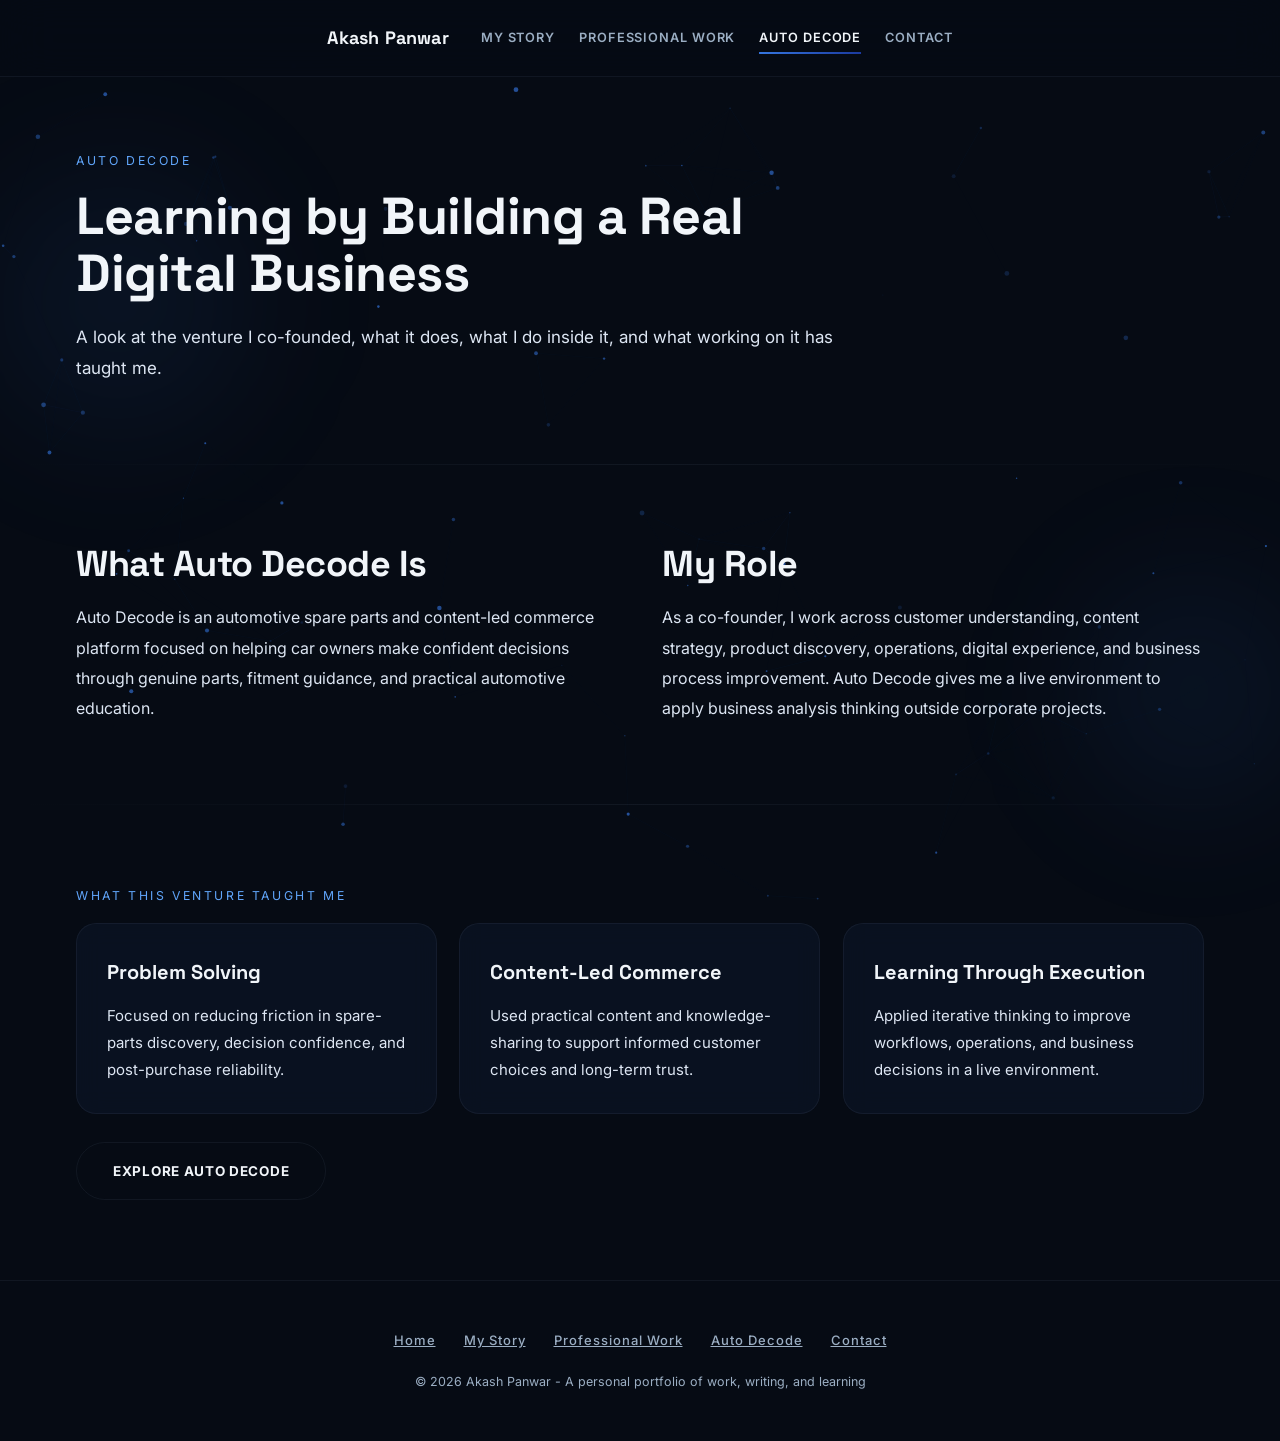
<file: auto-decode.html>
<!DOCTYPE html>
<html lang="en">
<head>
  <meta charset="UTF-8">
  <meta name="viewport" content="width=device-width, initial-scale=1.0">
  <title>Akash Panwar | Auto Decode</title>
  <meta name="description" content="Auto Decode as Akash Panwar's entrepreneurial journey and digital business learning.">
  <link rel="preconnect" href="https://fonts.googleapis.com">
  <link rel="preconnect" href="https://fonts.gstatic.com" crossorigin>
  <link href="https://fonts.googleapis.com/css2?family=Playfair+Display:wght@600;700;800&family=Syne:wght@500;600;700;800&family=Space+Grotesk:wght@400;500;600;700;800&family=Inter:ital,opsz,wght@0,14..32,300;0,14..32,400;0,14..32,500;0,14..32,600;0,14..32,700;1,14..32,400&display=swap" rel="stylesheet">
  <link rel="stylesheet" href="style.css">
  <style id="mobile-header-fix">
    .mobile-brand-link { display: none !important; }
    @media (max-width: 900px) {
      nav .mobile-brand-link {
        display: inline-flex !important;
        align-items: center;
        font-family: 'Space Grotesk', sans-serif;
        font-size: 16px;
        font-weight: 700;
        color: var(--heading);
        text-decoration: none;
        letter-spacing: 0.2px;
      }
    }
  </style>
</head>
<body>
  <div id="scroll-progress"></div>
  <canvas id="particle-canvas"></canvas>

  <div class="glow-orb" style="top:12%;left:-6%;width:390px;height:390px;background:radial-gradient(circle,rgba(59,130,246,0.10),transparent 70%);animation-duration:14s;animation-delay:0s;"></div>
  <div class="glow-orb" style="top:58%;left:80%;width:340px;height:340px;background:radial-gradient(circle,rgba(59,130,246,0.10),transparent 70%);animation-duration:16s;animation-delay:2s;"></div>

  <nav>
    <a class="mobile-brand-link" href="index.html">Akash Panwar</a>
    <div id="desktop-nav">
      <a class="nav-link brand-link" href="index.html">Akash Panwar</a>
      <a class="nav-link" href="my-story.html">my story</a>
      <a class="nav-link" href="professional-work.html">professional work</a>
      <a class="nav-link active" href="auto-decode.html">auto decode</a>
      <a class="nav-link" href="contact.html">contact</a>
    </div>
    <button class="icon-btn" id="mobile-toggle" title="Menu" style="display:none;">&#9776;</button>
  </nav>

  <div id="mobile-nav">
    <a class="nav-link" href="my-story.html">my story</a>
    <a class="nav-link" href="professional-work.html">professional work</a>
    <a class="nav-link active" href="auto-decode.html">auto decode</a>
    <a class="nav-link" href="contact.html">contact</a>
  </div>

  <section class="reveal-section" style="padding-top:150px;">
    <div class="eyebrow">Auto Decode</div>
    <h1 class="sec-title" style="max-width:760px;">Learning by Building a Real Digital Business</h1>
    <p class="sec-desc" style="max-width:760px;">A look at the venture I co-founded, what it does, what I do inside it, and what working on it has taught me.</p>
  </section>

  <div class="divider"></div>

  <section class="reveal-section">
    <div style="display:grid;grid-template-columns:1fr 1fr;gap:44px;" class="ad-grid">
      <div>
        <h2 class="sec-title" style="font-size:36px;">What Auto Decode Is</h2>
        <p style="font-size:16px;color:var(--text);line-height:1.9;margin-top:18px;">Auto Decode is an automotive spare parts and content-led commerce platform focused on helping car owners make confident decisions through genuine parts, fitment guidance, and practical automotive education.</p>
      </div>

      <div>
        <h2 class="sec-title" style="font-size:36px;">My Role</h2>
        <p style="font-size:16px;color:var(--text);line-height:1.9;margin-top:18px;">As a co-founder, I work across customer understanding, content strategy, product discovery, operations, digital experience, and business process improvement. Auto Decode gives me a live environment to apply business analysis thinking outside corporate projects.</p>
      </div>
    </div>
  </section>

  <div class="divider"></div>

  <section class="reveal-section">
    <div class="eyebrow">What This Venture Taught Me</div>
    <div style="display:grid;grid-template-columns:repeat(3,1fr);gap:22px;" class="blog-grid">
      <div class="card tilt-card" style="padding:30px;">
        <h3 style="font-size:20px;margin-bottom:12px;">Problem Solving</h3>
        <p style="font-size:15px;color:var(--text);line-height:1.8;">Focused on reducing friction in spare-parts discovery, decision confidence, and post-purchase reliability.</p>
      </div>
      <div class="card tilt-card" style="padding:30px;">
        <h3 style="font-size:20px;margin-bottom:12px;">Content-Led Commerce</h3>
        <p style="font-size:15px;color:var(--text);line-height:1.8;">Used practical content and knowledge-sharing to support informed customer choices and long-term trust.</p>
      </div>
      <div class="card tilt-card" style="padding:30px;">
        <h3 style="font-size:20px;margin-bottom:12px;">Learning Through Execution</h3>
        <p style="font-size:15px;color:var(--text);line-height:1.8;">Applied iterative thinking to improve workflows, operations, and business decisions in a live environment.</p>
      </div>
    </div>

    <a href="https://autodecode.in" target="_blank" rel="noopener noreferrer" class="btn btn-ghost" style="margin-top:28px;display:inline-flex;">Explore Auto Decode</a>
  </section>

  <footer>
    <div style="display:flex;justify-content:center;gap:28px;margin-bottom:18px;flex-wrap:wrap;">
      <a class="footer-link" href="index.html">home</a>
      <a class="footer-link" href="my-story.html">my story</a>
      <a class="footer-link" href="professional-work.html">professional work</a>
      <a class="footer-link" href="auto-decode.html">auto decode</a>
      <a class="footer-link" href="contact.html">contact</a>
    </div>
    <p style="font-size:12.5px;color:var(--muted);font-weight:400;">&copy; 2026 Akash Panwar - A personal portfolio of work, writing, and learning</p>
  </footer>

  <script src="script.js"></script>
</body>
</html>
</file>
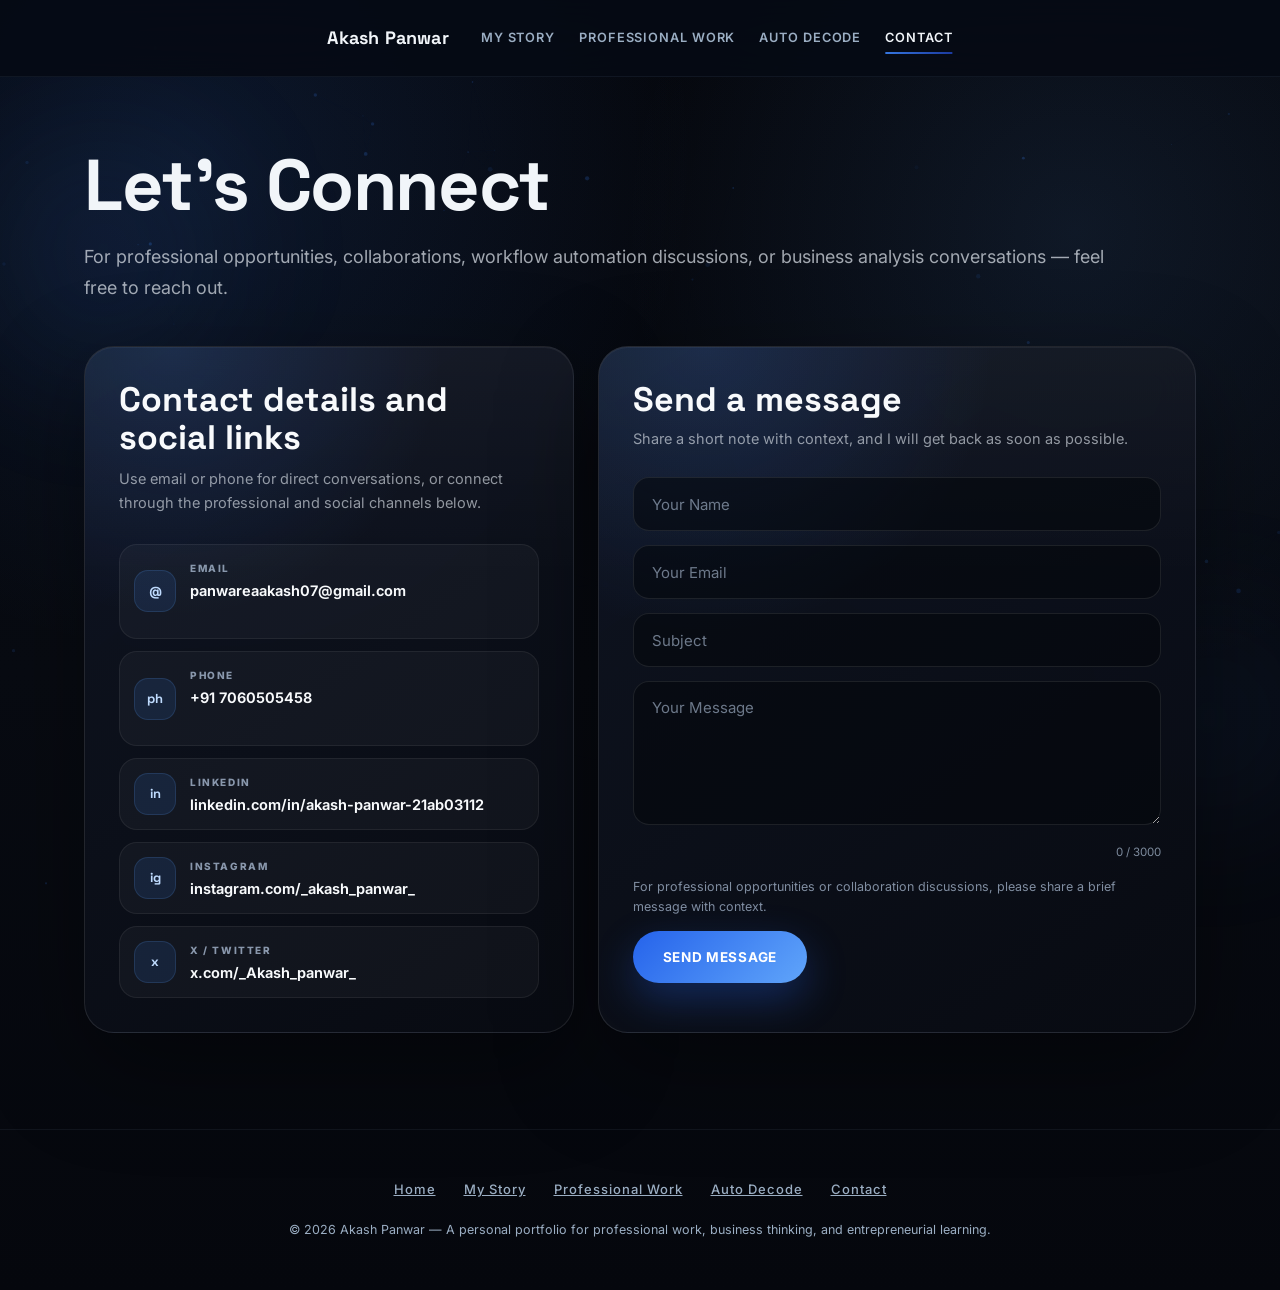
<file: contact.html>
<!DOCTYPE html>
<html lang="en">
<head>
  <meta charset="UTF-8">
  <meta name="viewport" content="width=device-width, initial-scale=1.0">
  <title>Akash Panwar | Contact</title>
  <meta name="description" content="Contact Akash Panwar for professional opportunities, collaboration, workflow automation discussions, and business analysis conversations.">
  <link rel="preconnect" href="https://fonts.googleapis.com">
  <link rel="preconnect" href="https://fonts.gstatic.com" crossorigin>
  <link href="https://fonts.googleapis.com/css2?family=Playfair+Display:wght@600;700;800&family=Syne:wght@500;600;700;800&family=Space+Grotesk:wght@400;500;600;700;800&family=Inter:ital,opsz,wght@0,14..32,300;0,14..32,400;0,14..32,500;0,14..32,600;0,14..32,700;1,14..32,400&display=swap" rel="stylesheet">
  <link rel="stylesheet" href="style.css">
  <style id="mobile-header-fix">
    .mobile-brand-link { display: none !important; }
    @media (max-width: 900px) {
      nav .mobile-brand-link {
        display: inline-flex !important;
        align-items: center;
        font-family: 'Space Grotesk', sans-serif;
        font-size: 16px;
        font-weight: 700;
        color: var(--heading);
        text-decoration: none;
        letter-spacing: 0.2px;
      }
    }
  </style>
  <style>
    body {
      background:
        radial-gradient(circle at 15% 12%, rgba(59,130,246,0.13), transparent 32%),
        radial-gradient(circle at 84% 18%, rgba(96,165,250,0.1), transparent 30%),
        linear-gradient(180deg, #05070d 0%, #080b12 52%, #05070d 100%);
    }

    #particle-canvas {
      opacity: 0.38;
    }

    .contact-shell {
      max-width: 1160px;
      margin: 0 auto;
      padding: 150px 24px 96px;
      position: relative;
      z-index: 1;
    }

    .contact-shell .reveal-section {
      max-width: none;
      padding: 0 !important;
    }

    .contact-hero {
      max-width: 1080px;
      margin-bottom: 42px;
    }

    .contact-hero .sec-title {
      font-size: clamp(42px, 6vw, 72px);
      letter-spacing: -1.4px;
      line-height: 0.98;
      margin-bottom: 18px;
    }

    .contact-hero .sec-desc {
      max-width: 1040px;
      color: rgba(226,232,240,0.7);
      font-size: clamp(15.5px, 1.45vw, 18px);
      line-height: 1.75;
    }

    .contact-layout {
      display: grid;
      grid-template-columns: minmax(320px, 0.9fr) minmax(0, 1.1fr);
      gap: 24px;
      align-items: stretch;
    }

    .contact-glass-card,
    .contact-form-card {
      position: relative;
      overflow: hidden;
      border-radius: 30px;
      border: 1px solid rgba(255,255,255,0.1);
      background:
        linear-gradient(145deg, rgba(17,24,39,0.78), rgba(8,11,18,0.88)),
        rgba(8,11,18,0.72);
      box-shadow: 0 34px 100px rgba(0,0,0,0.38), inset 0 1px 0 rgba(255,255,255,0.05);
      -webkit-backdrop-filter: blur(18px);
      backdrop-filter: blur(18px);
    }

    .contact-glass-card::before,
    .contact-form-card::before {
      content: '';
      position: absolute;
      inset: 0;
      background:
        radial-gradient(circle at 18% 0%, rgba(59,130,246,0.16), transparent 34%),
        linear-gradient(180deg, rgba(255,255,255,0.035), transparent 34%);
      pointer-events: none;
    }

    .contact-glass-card {
      padding: 34px;
      min-height: 100%;
    }

    .contact-form-card {
      padding: 34px;
    }

    .contact-card-content,
    .contact-form-card form,
    .contact-form-card .form-notice {
      position: relative;
      z-index: 1;
    }

    .contact-card-title {
      color: #f8fafc;
      font-family: 'Space Grotesk', sans-serif;
      font-size: clamp(24px, 3vw, 34px);
      line-height: 1.12;
      margin: 0 0 10px;
    }

    .contact-card-note {
      color: rgba(226,232,240,0.62);
      font-size: 14.5px;
      line-height: 1.7;
      margin: 0 0 28px;
    }

    .contact-list {
      display: flex;
      flex-direction: column;
      gap: 12px;
    }

    .info-card-wrap {
      opacity: 0;
      transform: translateY(14px);
      transition: opacity 0.5s cubic-bezier(0.16,1,0.3,1), transform 0.5s cubic-bezier(0.16,1,0.3,1);
    }

    .info-card-wrap.visible {
      opacity: 1;
      transform: translateY(0);
    }

    .contact-row {
      display: grid;
      grid-template-columns: 42px minmax(0, 1fr);
      gap: 14px;
      align-items: center;
      padding: 14px;
      color: rgba(226,232,240,0.78);
      text-decoration: none;
      border-radius: 18px;
      border: 1px solid rgba(255,255,255,0.065);
      background: rgba(255,255,255,0.035);
      transition: transform 0.25s ease, border-color 0.25s ease, background 0.25s ease, box-shadow 0.25s ease;
    }

    .contact-row:hover,
    .contact-row:focus-visible {
      transform: translateY(-3px);
      border-color: rgba(96,165,250,0.36);
      background: rgba(59,130,246,0.085);
      box-shadow: 0 18px 42px rgba(0,0,0,0.22), 0 0 28px rgba(59,130,246,0.08);
    }

    .contact-icon {
      width: 42px;
      height: 42px;
      display: inline-flex;
      align-items: center;
      justify-content: center;
      border-radius: 14px;
      color: #bfdbfe;
      font-family: 'Space Grotesk', sans-serif;
      font-size: 13px;
      font-weight: 800;
      background: rgba(59,130,246,0.12);
      border: 1px solid rgba(96,165,250,0.16);
    }

    .contact-label {
      display: block;
      color: rgba(148,163,184,0.92);
      font-size: 10px;
      font-weight: 800;
      letter-spacing: 1.6px;
      text-transform: uppercase;
      margin-bottom: 3px;
    }

    .contact-value {
      display: block;
      color: #f8fafc;
      font-size: 14.5px;
      font-weight: 650;
      line-height: 1.45;
      overflow-wrap: anywhere;
    }

    .copy-hint {
      display: block;
      color: rgba(147,197,253,0.72);
      font-size: 10px;
      font-weight: 800;
      letter-spacing: 1.2px;
      text-transform: uppercase;
      margin-top: 5px;
      opacity: 0;
      transition: opacity 0.2s ease;
    }

    .copyable {
      cursor: copy;
    }

    .copyable:hover .copy-hint {
      opacity: 1;
    }

    .contact-form-title {
      position: relative;
      z-index: 1;
      margin: 0 0 8px;
      color: #f8fafc;
      font-family: 'Space Grotesk', sans-serif;
      font-size: clamp(24px, 3vw, 34px);
      line-height: 1.12;
    }

    .contact-form-subtitle {
      position: relative;
      z-index: 1;
      margin: 0 0 26px;
      color: rgba(226,232,240,0.62);
      font-size: 14.5px;
      line-height: 1.7;
    }

    #copy-toast {
      position: fixed;
      bottom: 32px;
      left: 50%;
      transform: translateX(-50%) translateY(20px);
      background: rgba(59,130,246,0.96);
      color: #fff;
      font-size: 13px;
      font-weight: 700;
      padding: 10px 22px;
      border-radius: 999px;
      box-shadow: 0 12px 34px rgba(59,130,246,0.35);
      opacity: 0;
      pointer-events: none;
      transition: opacity 0.25s ease, transform 0.25s ease;
      z-index: 9999;
      white-space: nowrap;
    }

    #copy-toast.show {
      opacity: 1;
      transform: translateX(-50%) translateY(0);
    }

    .contact-input {
      min-height: 54px;
      padding: 16px 18px;
      border-radius: 16px;
      border: 1px solid rgba(255,255,255,0.09);
      background: rgba(5,7,13,0.58);
      color: #f8fafc;
      transition: border-color 0.25s ease, box-shadow 0.25s ease, background 0.25s ease;
    }

    textarea.contact-input {
      min-height: 144px;
    }

    .contact-input::placeholder {
      color: rgba(148,163,184,0.72);
    }

    .contact-input:focus {
      border-color: rgba(96,165,250,0.72);
      background: rgba(5,7,13,0.78);
      box-shadow: 0 0 0 4px rgba(59,130,246,0.12);
    }

    .contact-input.valid {
      border-color: rgba(16,185,129,0.55) !important;
    }

    .contact-input.invalid {
      border-color: rgba(239,68,68,0.55) !important;
    }

    .field-wrap {
      position: relative;
    }

    .field-check {
      position: absolute;
      right: 14px;
      top: 50%;
      transform: translateY(-50%);
      font-size: 14px;
      pointer-events: none;
      opacity: 0;
      transition: opacity 0.2s ease;
    }

    .field-wrap.valid .field-check,
    .field-wrap.invalid .field-check {
      opacity: 1;
    }

    textarea + .field-check {
      top: 18px;
      transform: none;
    }

    #char-counter {
      font-size: 11.5px;
      color: rgba(148,163,184,0.84);
      text-align: right;
      margin-top: -6px;
      transition: color 0.2s ease;
    }

    #char-counter.warn {
      color: #f59e0b;
    }

    #char-counter.over {
      color: #ef4444;
    }

    #submit-btn {
      width: fit-content;
      min-height: 52px;
      padding: 0 30px;
      border-radius: 999px;
      background: linear-gradient(135deg, #2563eb, #60a5fa);
      color: #fff;
      box-shadow: 0 16px 42px rgba(37,99,235,0.32);
      position: relative;
      transition: transform 0.25s ease, box-shadow 0.25s ease, opacity 0.2s ease;
    }

    #submit-btn:hover,
    #submit-btn:focus-visible {
      transform: translateY(-3px);
      box-shadow: 0 22px 54px rgba(37,99,235,0.4);
    }

    #submit-btn.loading {
      opacity: 0.72;
      pointer-events: none;
    }

    #submit-btn .btn-spinner {
      display: none;
      width: 14px;
      height: 14px;
      border: 2px solid rgba(255,255,255,0.4);
      border-top-color: #fff;
      border-radius: 50%;
      animation: spin 0.7s linear infinite;
      margin-right: 8px;
    }

    #submit-btn.loading .btn-spinner {
      display: inline-block;
    }

    .form-helper {
      color: rgba(148,163,184,0.86);
      font-size: 12.5px;
      line-height: 1.6;
      margin: 0;
    }

    .form-notice {
      margin-bottom: 18px;
    }

    @keyframes spin {
      to { transform: rotate(360deg); }
    }

    @media (max-width: 980px) {
      .contact-shell {
        padding: 132px 20px 80px;
      }

      .contact-layout {
        grid-template-columns: 1fr;
      }
    }

    @media (max-width: 640px) {
      .contact-shell {
        padding: 118px 14px 64px;
      }

      .contact-glass-card,
      .contact-form-card {
        border-radius: 24px;
        padding: 24px;
      }

      .contact-row {
        grid-template-columns: 38px minmax(0, 1fr);
        padding: 13px;
      }

      .contact-icon {
        width: 38px;
        height: 38px;
      }

      #submit-btn {
        width: 100%;
        justify-content: center;
      }
    }
  </style>
</head>
<body>
  <div id="copy-toast">Copied to clipboard!</div>
  <div id="scroll-progress"></div>
  <canvas id="particle-canvas"></canvas>

  <div class="glow-orb" style="top:8%;left:-6%;width:360px;height:360px;background:radial-gradient(circle,rgba(59,130,246,0.11),transparent 70%);animation-duration:12s;animation-delay:0s;"></div>
  <div class="glow-orb" style="top:62%;left:82%;width:320px;height:320px;background:radial-gradient(circle,rgba(59,130,246,0.08),transparent 70%);animation-duration:16s;animation-delay:2s;"></div>

  <nav>
    <a class="mobile-brand-link" href="index.html">Akash Panwar</a>
    <div id="desktop-nav">
      <a class="nav-link brand-link" href="index.html">Akash Panwar</a>
      <a class="nav-link" href="my-story.html">my story</a>
      <a class="nav-link" href="professional-work.html">professional work</a>
      <a class="nav-link" href="auto-decode.html">auto decode</a>
      <a class="nav-link active" href="contact.html">contact</a>
    </div>
    <button class="icon-btn" id="mobile-toggle" title="Menu" style="display:none;">&#9776;</button>
  </nav>

  <div id="mobile-nav">
    <a class="nav-link" href="my-story.html">my story</a>
    <a class="nav-link" href="professional-work.html">professional work</a>
    <a class="nav-link" href="auto-decode.html">auto decode</a>
    <a class="nav-link active" href="contact.html">contact</a>
  </div>

  <main class="contact-shell">
    <section class="reveal-section contact-hero">
      <h1 class="sec-title">Let's Connect</h1>
      <p class="sec-desc">For professional opportunities, collaborations, workflow automation discussions, or business analysis conversations &mdash; feel free to reach out.</p>
    </section>

    <section class="reveal-section" id="contact-section">
      <div class="contact-layout contact-grid">
        <article class="contact-glass-card">
          <div class="contact-card-content">
            <h2 class="contact-card-title">Contact details and social links</h2>
            <p class="contact-card-note">Use email or phone for direct conversations, or connect through the professional and social channels below.</p>

            <div class="contact-list">
              <div class="info-card-wrap" style="transition-delay:0s;">
                <a href="mailto:panwareaakash07@gmail.com" class="contact-row copyable" data-copy="panwareaakash07@gmail.com">
                  <span class="contact-icon">@</span>
                  <span>
                    <span class="contact-label">Email</span>
                    <span class="contact-value">panwareaakash07@gmail.com</span>
                    <span class="copy-hint">Click to copy</span>
                  </span>
                </a>
              </div>

              <div class="info-card-wrap" style="transition-delay:0.06s;">
                <a href="tel:+917060505458" class="contact-row copyable" data-copy="+91 7060505458">
                  <span class="contact-icon">ph</span>
                  <span>
                    <span class="contact-label">Phone</span>
                    <span class="contact-value">+91 7060505458</span>
                    <span class="copy-hint">Click to copy</span>
                  </span>
                </a>
              </div>

              <div class="info-card-wrap" style="transition-delay:0.12s;">
                <a href="https://www.linkedin.com/in/akash-panwar-21ab03112/" target="_blank" rel="noopener noreferrer" class="contact-row">
                  <span class="contact-icon">in</span>
                  <span>
                    <span class="contact-label">LinkedIn</span>
                    <span class="contact-value">linkedin.com/in/akash-panwar-21ab03112</span>
                  </span>
                </a>
              </div>

              <div class="info-card-wrap" style="transition-delay:0.18s;">
                <a href="https://www.instagram.com/_akash_panwar_/" target="_blank" rel="noopener noreferrer" class="contact-row">
                  <span class="contact-icon">ig</span>
                  <span>
                    <span class="contact-label">Instagram</span>
                    <span class="contact-value">instagram.com/_akash_panwar_</span>
                  </span>
                </a>
              </div>

              <div class="info-card-wrap" style="transition-delay:0.24s;">
                <a href="https://x.com/_Akash_panwar_" target="_blank" rel="noopener noreferrer" class="contact-row">
                  <span class="contact-icon">x</span>
                  <span>
                    <span class="contact-label">X / Twitter</span>
                    <span class="contact-value">x.com/_Akash_panwar_</span>
                  </span>
                </a>
              </div>
            </div>
          </div>
        </article>

        <section class="contact-form-card">
          <h2 class="contact-form-title">Send a message</h2>
          <p class="contact-form-subtitle">Share a short note with context, and I will get back as soon as possible.</p>
          <div id="form-notice" class="form-notice"></div>
          <form id="contact-form" method="POST" action="contact.php" style="display:flex;flex-direction:column;gap:14px;" novalidate>
            <div class="field-wrap">
              <input type="text" id="f-name" name="contact_name" class="contact-input" placeholder="Your Name" required maxlength="100">
              <span class="field-check"></span>
            </div>

            <div class="field-wrap">
              <input type="email" id="f-email" name="contact_email" class="contact-input" placeholder="Your Email" required maxlength="120">
              <span class="field-check"></span>
            </div>

            <div class="field-wrap">
              <input type="text" id="f-subject" name="contact_subject" class="contact-input" placeholder="Subject" required maxlength="150">
              <span class="field-check"></span>
            </div>

            <div class="field-wrap">
              <textarea id="f-message" name="contact_message" class="contact-input" placeholder="Your Message" rows="5" required maxlength="3000" style="resize:vertical;padding-right:40px;"></textarea>
              <span class="field-check" style="top:16px;transform:none;"></span>
            </div>
            <div id="char-counter">0 / 3000</div>

            <input type="text" name="company_website" value="" autocomplete="off" tabindex="-1" aria-hidden="true" style="position:absolute;left:-9999px;opacity:0;">
            <p class="form-helper">For professional opportunities or collaboration discussions, please share a brief message with context.</p>
            <button type="submit" id="submit-btn" class="btn">
              <span class="btn-spinner"></span>
              <span class="btn-label">Send Message</span>
            </button>
          </form>
        </section>
      </div>
    </section>
  </main>

  <footer>
    <div style="display:flex;justify-content:center;gap:28px;margin-bottom:18px;flex-wrap:wrap;">
      <a class="footer-link" href="index.html">home</a>
      <a class="footer-link" href="my-story.html">my story</a>
      <a class="footer-link" href="professional-work.html">professional work</a>
      <a class="footer-link" href="auto-decode.html">auto decode</a>
      <a class="footer-link" href="contact.html">contact</a>
    </div>
    <p style="font-size:12.5px;color:var(--muted);font-weight:400;">&copy; 2026 Akash Panwar &mdash; A personal portfolio for professional work, business thinking, and entrepreneurial learning.</p>
  </footer>

  <script src="script.js"></script>
  <script>
  (function () {
    var cardObs = new IntersectionObserver(function (entries) {
      entries.forEach(function (e) {
        if (!e.isIntersecting) return;
        e.target.querySelectorAll('.info-card-wrap').forEach(function (w) {
          setTimeout(function () { w.classList.add('visible'); },
            parseFloat(w.style.transitionDelay || 0) * 1000);
        });
        cardObs.unobserve(e.target);
      });
    }, { threshold: 0.1 });
    var cs = document.getElementById('contact-section');
    if (cs) cardObs.observe(cs);

    var toast = document.getElementById('copy-toast');
    var toastTimer;
    function showToast(msg) {
      if (!toast) return;
      toast.textContent = msg;
      toast.classList.add('show');
      clearTimeout(toastTimer);
      toastTimer = setTimeout(function () { toast.classList.remove('show'); }, 2000);
    }

    document.querySelectorAll('.copyable').forEach(function (el) {
      el.addEventListener('click', function (e) {
        var text = el.dataset.copy;
        if (!text) return;
        e.preventDefault();
        if (navigator.clipboard && navigator.clipboard.writeText) {
          navigator.clipboard.writeText(text).then(function () {
            showToast('Copied: ' + text);
          });
        } else {
          var ta = document.createElement('textarea');
          ta.value = text;
          ta.style.position = 'fixed';
          ta.style.opacity = '0';
          document.body.appendChild(ta);
          ta.select();
          document.execCommand('copy');
          document.body.removeChild(ta);
          showToast('Copied: ' + text);
        }
      });
    });

    var msgArea = document.getElementById('f-message');
    var counter = document.getElementById('char-counter');
    var maxLen = 3000;
    if (msgArea && counter) {
      msgArea.addEventListener('input', function () {
        var len = msgArea.value.length;
        counter.textContent = len + ' / ' + maxLen;
        counter.className = len > maxLen * 0.9
          ? (len >= maxLen ? 'over' : 'warn')
          : '';
      });
    }

    function validateField(input) {
      var wrap = input.closest('.field-wrap');
      var check = wrap ? wrap.querySelector('.field-check') : null;
      var valid = false;

      if (input.type === 'email') {
        valid = /^[^\s@]+@[^\s@]+\.[^\s@]+$/.test(input.value);
      } else {
        valid = input.value.trim().length > 0;
      }

      input.classList.toggle('valid', valid);
      input.classList.toggle('invalid', !valid && input.value.length > 0);
      if (wrap) {
        wrap.classList.toggle('valid', valid);
        wrap.classList.toggle('invalid', !valid && input.value.length > 0);
      }
      if (check) {
        check.textContent = valid ? '✓' : (input.value.length > 0 ? '✕' : '');
        check.style.color = valid ? '#10b981' : '#ef4444';
      }
    }

    ['f-name','f-email','f-subject','f-message'].forEach(function (id) {
      var el = document.getElementById(id);
      if (!el) return;
      el.addEventListener('blur', function () { validateField(el); });
      el.addEventListener('input', function () {
        if (el.classList.contains('invalid') || el.classList.contains('valid')) {
          validateField(el);
        }
      });
    });

    var form = document.getElementById('contact-form');
    var submitBtn = document.getElementById('submit-btn');
    var btnLabel = submitBtn ? submitBtn.querySelector('.btn-label') : null;
    if (form && submitBtn) {
      form.addEventListener('submit', function (e) {
        var allValid = true;
        ['f-name','f-email','f-subject','f-message'].forEach(function (id) {
          var el = document.getElementById(id);
          if (el) {
            validateField(el);
            if (!el.classList.contains('valid')) allValid = false;
          }
        });
        if (!allValid) {
          e.preventDefault();
          return;
        }
        submitBtn.classList.add('loading');
        if (btnLabel) btnLabel.textContent = 'Sending...';
      });
    }
  })();
  </script>
</body>
</html>
</file>
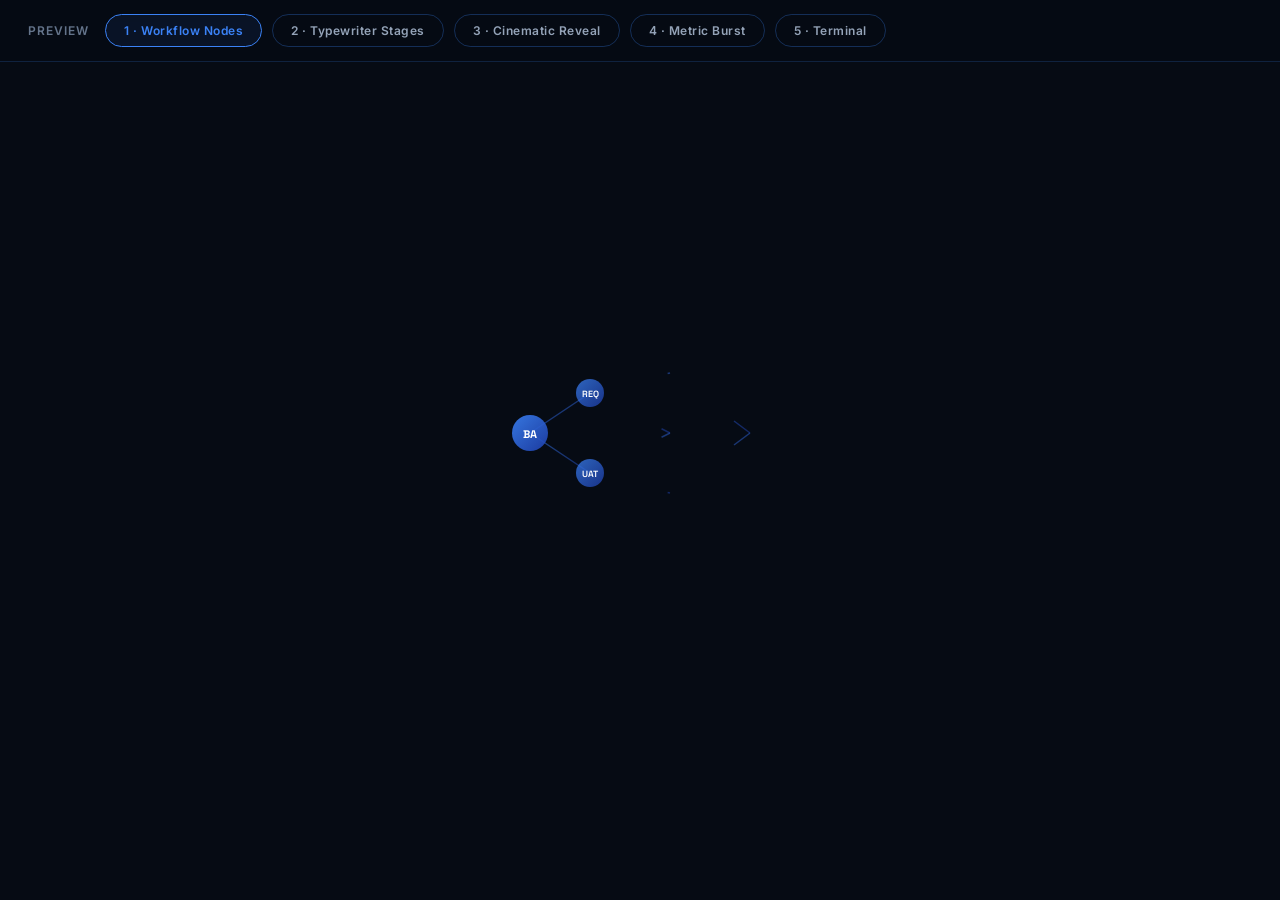
<file: loading-preview.html>
<!DOCTYPE html>
<html lang="en">
<head>
  <meta charset="UTF-8">
  <meta name="viewport" content="width=device-width, initial-scale=1.0">
  <title>Loading Screen Preview</title>
  <link href="https://fonts.googleapis.com/css2?family=Space+Grotesk:wght@400;500;600;700&family=Inter:ital,opsz,wght@0,14..32,300;0,14..32,400;0,14..32,500;0,14..32,600;0,14..32,700;1,14..32,400&display=swap" rel="stylesheet">
  <style>
    * { margin: 0; padding: 0; box-sizing: border-box; }
    body { background: #0a0f1a; font-family: 'Inter', sans-serif; color: #f1f5f9; }

    .picker {
      position: fixed; top: 0; left: 0; right: 0;
      background: rgba(6,11,20,0.95);
      backdrop-filter: blur(12px);
      border-bottom: 1px solid rgba(59,130,246,0.2);
      padding: 14px 28px;
      display: flex; gap: 10px; align-items: center;
      z-index: 9999; flex-wrap: wrap;
    }
    .picker span { font-size: 12px; color: #64748b; font-weight: 600; letter-spacing: 1px; text-transform: uppercase; margin-right: 6px; }
    .pick-btn {
      padding: 8px 18px; border-radius: 40px; font-size: 12px; font-weight: 600;
      border: 1.5px solid rgba(59,130,246,0.3); background: transparent;
      color: #94a3b8; cursor: pointer; transition: all 0.3s; font-family: 'Inter', sans-serif;
      letter-spacing: 0.5px;
    }
    .pick-btn:hover, .pick-btn.active {
      border-color: #3b82f6; color: #3b82f6; background: rgba(59,130,246,0.08);
    }

    .screen {
      position: fixed; inset: 0;
      display: none; flex-direction: column;
      align-items: center; justify-content: center;
      background: #060b14; z-index: 100;
      padding-top: 60px;
    }
    .screen.active { display: flex; }

    /* ── OPTION 1: WORKFLOW NODES ── */
    #o1 svg { width: 340px; height: 220px; overflow: visible; }
    .node { opacity: 0; transition: opacity 0.4s, transform 0.4s; transform: scale(0.4); }
    .node.on { opacity: 1; transform: scale(1); }
    .edge { stroke-dasharray: 80; stroke-dashoffset: 80; transition: stroke-dashoffset 0.5s ease; }
    .edge.on { stroke-dashoffset: 0; }
    #o1 .label {
      font-family: 'Space Grotesk', sans-serif;
      font-size: 32px; font-weight: 700; letter-spacing: -1px;
      background: linear-gradient(135deg, #3b82f6, #1e40af);
      -webkit-background-clip: text; -webkit-text-fill-color: transparent;
      background-clip: text;
      opacity: 0; margin-top: 32px;
      transition: opacity 0.6s;
    }
    #o1 .label.on { opacity: 1; }
    #o1 .sub {
      font-size: 11px; color: #475569; letter-spacing: 3px; text-transform: uppercase;
      margin-top: 8px; opacity: 0; transition: opacity 0.6s 0.3s;
    }
    #o1 .sub.on { opacity: 1; }

    /* ── OPTION 2: TYPEWRITER STAGES ── */
    #o2 .stage-text {
      font-family: 'Space Grotesk', sans-serif;
      font-size: 42px; font-weight: 700;
      color: #f1f5f9; min-height: 60px; text-align: center;
    }
    #o2 .stage-bar-wrap {
      width: 280px; height: 2px; background: rgba(255,255,255,0.06);
      border-radius: 2px; margin-top: 32px; overflow: hidden;
    }
    #o2 .stage-bar {
      height: 100%; width: 0;
      background: linear-gradient(90deg, #3b82f6, #1e40af);
      border-radius: 2px; transition: width 0.4s ease;
    }
    #o2 .stage-icon { font-size: 48px; margin-bottom: 20px; min-height: 60px; }
    #o2 .cursor { animation: blink 0.7s infinite; color: #3b82f6; }
    @keyframes blink { 0%,100%{opacity:1} 50%{opacity:0} }

    /* ── OPTION 3: CINEMATIC ── */
    #o3 .cin-wrap { position: relative; text-align: center; }
    #o3 .monogram {
      font-family: 'Space Grotesk', sans-serif;
      font-size: 110px; font-weight: 700; letter-spacing: -4px;
      background: linear-gradient(135deg, #3b82f6, #1e40af, #3b82f6);
      -webkit-background-clip: text; -webkit-text-fill-color: transparent;
      background-clip: text; line-height: 1;
      transition: all 0.8s cubic-bezier(0.16,1,0.3,1);
    }
    #o3 .full-name {
      font-family: 'Space Grotesk', sans-serif;
      font-size: 52px; font-weight: 700; letter-spacing: -1px;
      color: #f1f5f9; opacity: 0; transform: translateY(20px);
      transition: all 0.8s cubic-bezier(0.16,1,0.3,1);
      position: absolute; left: 50%; transform: translateX(-50%) translateY(20px);
      white-space: nowrap; top: 20px;
    }
    #o3 .tagline {
      font-size: 11px; color: #475569; letter-spacing: 4px; text-transform: uppercase;
      margin-top: 80px; opacity: 0; transition: opacity 0.6s 0.6s;
    }
    #o3 .tagline.on { opacity: 1; }
    #o3.phase2 .monogram { opacity: 0; transform: scale(0.6); }
    #o3.phase2 .full-name { opacity: 1; transform: translateX(-50%) translateY(0); }

    /* ── OPTION 4: METRIC COUNTER BURST ── */
    #o4 .metrics-grid {
      display: grid; grid-template-columns: 1fr 1fr;
      gap: 16px; width: 300px; margin-bottom: 40px;
    }
    #o4 .metric {
      background: rgba(59,130,246,0.06);
      border: 1px solid rgba(59,130,246,0.15);
      border-radius: 16px; padding: 20px 16px; text-align: center;
      opacity: 0; transform: scale(0.8);
      transition: all 0.4s cubic-bezier(0.16,1,0.3,1);
    }
    #o4 .metric.on { opacity: 1; transform: scale(1); }
    #o4 .metric-num {
      font-family: 'Space Grotesk', sans-serif;
      font-size: 34px; font-weight: 700;
      background: linear-gradient(135deg, #3b82f6, #1e40af);
      -webkit-background-clip: text; -webkit-text-fill-color: transparent;
      background-clip: text; line-height: 1.1;
    }
    #o4 .metric-label {
      font-size: 10px; color: #475569; text-transform: uppercase;
      letter-spacing: 1.5px; margin-top: 4px;
    }
    #o4 .collapse-name {
      font-family: 'Space Grotesk', sans-serif;
      font-size: 36px; font-weight: 700;
      background: linear-gradient(135deg, #3b82f6, #1e40af);
      -webkit-background-clip: text; -webkit-text-fill-color: transparent;
      background-clip: text; opacity: 0;
      transition: opacity 0.5s;
    }
    #o4 .collapse-name.on { opacity: 1; }

    /* ── OPTION 5: TERMINAL ── */
    #o5 .terminal {
      background: #0d1117; border: 1px solid rgba(59,130,246,0.2);
      border-radius: 12px; padding: 28px 32px; width: 420px; max-width: 90vw;
    }
    #o5 .term-bar {
      display: flex; gap: 7px; margin-bottom: 20px;
    }
    #o5 .dot { width: 12px; height: 12px; border-radius: 50%; }
    #o5 .dot:nth-child(1) { background: #ef4444; }
    #o5 .dot:nth-child(2) { background: #f59e0b; }
    #o5 .dot:nth-child(3) { background: #22c55e; }
    #o5 .term-line {
      font-family: 'Space Mono', 'Courier New', monospace;
      font-size: 13.5px; line-height: 2; color: #94a3b8;
      white-space: pre; min-height: 27px;
    }
    #o5 .term-line .prompt { color: #3b82f6; }
    #o5 .term-line .ok { color: #22c55e; }
    #o5 .term-line .name { color: #f1f5f9; font-weight: 600; }
    #o5 .term-cursor { display: inline-block; width: 8px; height: 14px; background: #3b82f6; animation: blink 0.7s infinite; vertical-align: middle; }
  </style>
</head>
<body>

<div class="picker">
  <span>Preview</span>
  <button class="pick-btn active" onclick="show(1)">1 · Workflow Nodes</button>
  <button class="pick-btn" onclick="show(2)">2 · Typewriter Stages</button>
  <button class="pick-btn" onclick="show(3)">3 · Cinematic Reveal</button>
  <button class="pick-btn" onclick="show(4)">4 · Metric Burst</button>
  <button class="pick-btn" onclick="show(5)">5 · Terminal</button>
</div>

<!-- OPTION 1: WORKFLOW NODES -->
<div class="screen active" id="o1">
  <svg viewBox="0 0 340 200">
    <defs>
      <linearGradient id="g1" x1="0%" y1="0%" x2="100%" y2="100%">
        <stop offset="0%" stop-color="#3b82f6"/>
        <stop offset="100%" stop-color="#1e40af"/>
      </linearGradient>
    </defs>
    <!-- Edges -->
    <line class="edge" id="e1" x1="60" y1="100" x2="120" y2="60" stroke="url(#g1)" stroke-width="1.5" opacity="0.5"/>
    <line class="edge" id="e2" x1="60" y1="100" x2="120" y2="140" stroke="url(#g1)" stroke-width="1.5" opacity="0.5"/>
    <line class="edge" id="e3" x1="120" y1="60" x2="200" y2="40" stroke="url(#g1)" stroke-width="1.5" opacity="0.5"/>
    <line class="edge" id="e4" x1="120" y1="60" x2="200" y2="100" stroke="url(#g1)" stroke-width="1.5" opacity="0.5"/>
    <line class="edge" id="e5" x1="120" y1="140" x2="200" y2="100" stroke="url(#g1)" stroke-width="1.5" opacity="0.5"/>
    <line class="edge" id="e6" x1="120" y1="140" x2="200" y2="160" stroke="url(#g1)" stroke-width="1.5" opacity="0.5"/>
    <line class="edge" id="e7" x1="200" y1="40" x2="280" y2="100" stroke="url(#g1)" stroke-width="1.5" opacity="0.5"/>
    <line class="edge" id="e8" x1="200" y1="100" x2="280" y2="100" stroke="url(#g1)" stroke-width="1.5" opacity="0.5"/>
    <line class="edge" id="e9" x1="200" y1="160" x2="280" y2="100" stroke="url(#g1)" stroke-width="1.5" opacity="0.5"/>
    <!-- Nodes -->
    <g class="node" id="n1"><circle cx="60" cy="100" r="18" fill="url(#g1)" opacity="0.9"/><text x="60" y="105" text-anchor="middle" font-size="11" fill="white" font-family="Space Grotesk" font-weight="700">BA</text></g>
    <g class="node" id="n2"><circle cx="120" cy="60" r="14" fill="url(#g1)" opacity="0.75"/><text x="120" y="64" text-anchor="middle" font-size="9" fill="white" font-family="Space Grotesk" font-weight="600">REQ</text></g>
    <g class="node" id="n3"><circle cx="120" cy="140" r="14" fill="url(#g1)" opacity="0.75"/><text x="120" y="144" text-anchor="middle" font-size="9" fill="white" font-family="Space Grotesk" font-weight="600">UAT</text></g>
    <g class="node" id="n4"><circle cx="200" cy="40" r="12" fill="url(#g1)" opacity="0.6"/><text x="200" y="44" text-anchor="middle" font-size="8" fill="white" font-family="Space Grotesk" font-weight="600">BRD</text></g>
    <g class="node" id="n5"><circle cx="200" cy="100" r="16" fill="url(#g1)" opacity="0.85"/><text x="200" y="104" text-anchor="middle" font-size="9" fill="white" font-family="Space Grotesk" font-weight="600">AUTO</text></g>
    <g class="node" id="n6"><circle cx="200" cy="160" r="12" fill="url(#g1)" opacity="0.6"/><text x="200" y="164" text-anchor="middle" font-size="8" fill="white" font-family="Space Grotesk" font-weight="600">QA</text></g>
    <g class="node" id="n7"><circle cx="280" cy="100" r="22" fill="url(#g1)"/><text x="280" y="97" text-anchor="middle" font-size="14" fill="white" font-family="Space Grotesk" font-weight="700">AP</text><text x="280" y="111" text-anchor="middle" font-size="7.5" fill="rgba(255,255,255,0.7)" font-family="Inter">READY</text></g>
  </svg>
  <div class="label" id="o1label">Akash Panwar</div>
  <div class="sub" id="o1sub">Senior Business Analyst</div>
</div>

<!-- OPTION 2: TYPEWRITER STAGES -->
<div class="screen" id="o2">
  <div class="stage-icon" id="o2icon"></div>
  <div class="stage-text" id="o2text"><span id="o2typed"></span><span class="cursor">|</span></div>
  <div class="stage-bar-wrap"><div class="stage-bar" id="o2bar"></div></div>
</div>

<!-- OPTION 3: CINEMATIC -->
<div class="screen" id="o3">
  <div class="cin-wrap">
    <div class="monogram" id="o3mono">AP</div>
    <div class="full-name" id="o3full">Akash Panwar</div>
  </div>
  <div class="tagline" id="o3tag">Senior Business Analyst &nbsp;·&nbsp; Noida, India</div>
</div>

<!-- OPTION 4: METRIC BURST -->
<div class="screen" id="o4">
  <div class="metrics-grid">
    <div class="metric" id="m1"><div class="metric-num">5+</div><div class="metric-label">Years</div></div>
    <div class="metric" id="m2"><div class="metric-num">200+</div><div class="metric-label">Workflows</div></div>
    <div class="metric" id="m3"><div class="metric-num">20+</div><div class="metric-label">Apps Built</div></div>
    <div class="metric" id="m4"><div class="metric-num">500+</div><div class="metric-label">Users</div></div>
  </div>
  <div class="collapse-name" id="o4name">Akash Panwar</div>
</div>

<!-- OPTION 5: TERMINAL -->
<div class="screen" id="o5">
  <div class="terminal">
    <div class="term-bar">
      <div class="dot"></div><div class="dot"></div><div class="dot"></div>
    </div>
    <div class="term-line"><span class="prompt">$</span> <span id="t1"></span></div>
    <div class="term-line"><span class="prompt">›</span> <span id="t2"></span></div>
    <div class="term-line"><span class="prompt">›</span> <span id="t3"></span></div>
    <div class="term-line"><span class="prompt">›</span> <span id="t4"></span></div>
    <div class="term-line" id="t5ready" style="opacity:0;transition:opacity 0.5s;margin-top:8px;"></div>
  </div>
</div>

<script>
  var current = 1;
  var timers = [];

  function clearTimers() {
    timers.forEach(clearTimeout);
    timers = [];
  }

  function t(fn, delay) { timers.push(setTimeout(fn, delay)); }

  function show(n) {
    clearTimers();
    document.querySelectorAll('.screen').forEach(function(s){ s.classList.remove('active'); });
    document.querySelectorAll('.pick-btn').forEach(function(b, i){ b.classList.toggle('active', i === n-1); });
    current = n;
    var screen = document.getElementById('o' + n);
    screen.classList.add('active');
    resetAll();
    t(function(){ runOption(n); }, 100);
  }

  function resetAll() {
    // Option 1
    document.querySelectorAll('.node,.edge').forEach(function(el){ el.classList.remove('on'); });
    document.getElementById('o1label').classList.remove('on');
    document.getElementById('o1sub').classList.remove('on');
    // Option 2
    document.getElementById('o2typed').textContent = '';
    document.getElementById('o2bar').style.width = '0';
    document.getElementById('o2icon').textContent = '';
    // Option 3
    document.getElementById('o3').classList.remove('phase2');
    document.getElementById('o3tag').classList.remove('on');
    document.getElementById('o3mono').style.opacity = '';
    document.getElementById('o3mono').style.transform = '';
    document.getElementById('o3full').style.opacity = '';
    document.getElementById('o3full').style.transform = '';
    // Option 4
    document.querySelectorAll('#o4 .metric').forEach(function(m){ m.classList.remove('on'); });
    document.getElementById('o4name').classList.remove('on');
    // Option 5
    ['t1','t2','t3','t4'].forEach(function(id){ document.getElementById(id).innerHTML = ''; });
    document.getElementById('t5ready').style.opacity = '0';
    document.getElementById('t5ready').innerHTML = '';
  }

  function runOption(n) {
    if (n === 1) runWorkflow();
    if (n === 2) runTypewriter();
    if (n === 3) runCinematic();
    if (n === 4) runMetrics();
    if (n === 5) runTerminal();
  }

  // ── OPTION 1 ──
  function runWorkflow() {
    var seq = [
      function(){ document.getElementById('n1').classList.add('on'); },
      function(){ document.getElementById('e1').classList.add('on'); document.getElementById('e2').classList.add('on'); },
      function(){ document.getElementById('n2').classList.add('on'); document.getElementById('n3').classList.add('on'); },
      function(){ document.getElementById('e3').classList.add('on'); document.getElementById('e4').classList.add('on'); document.getElementById('e5').classList.add('on'); document.getElementById('e6').classList.add('on'); },
      function(){ document.getElementById('n4').classList.add('on'); document.getElementById('n5').classList.add('on'); document.getElementById('n6').classList.add('on'); },
      function(){ document.getElementById('e7').classList.add('on'); document.getElementById('e8').classList.add('on'); document.getElementById('e9').classList.add('on'); },
      function(){ document.getElementById('n7').classList.add('on'); },
      function(){ document.getElementById('o1label').classList.add('on'); document.getElementById('o1sub').classList.add('on'); }
    ];
    seq.forEach(function(fn, i){ t(fn, 200 + i * 320); });
    t(function(){ resetAll(); t(function(){ runWorkflow(); }, 200); }, 200 + seq.length * 320 + 1800);
  }

  // ── OPTION 2 ──
  function runTypewriter() {
    var stages = [
      { icon: '📋', text: 'Scoping...', pct: 20 },
      { icon: '⚙️', text: 'Building...', pct: 45 },
      { icon: '🔍', text: 'Validating...', pct: 70 },
      { icon: '✅', text: 'Launching...', pct: 90 },
      { icon: '🚀', text: 'Ready.', pct: 100 }
    ];
    var si = 0;
    function nextStage() {
      if (si >= stages.length) {
        t(function(){ resetAll(); t(function(){ runTypewriter(); }, 200); }, 1200);
        return;
      }
      var s = stages[si++];
      document.getElementById('o2icon').textContent = s.icon;
      document.getElementById('o2bar').style.width = s.pct + '%';
      typeText('o2typed', s.text, 60, function(){
        t(nextStage, si < stages.length ? 500 : 1000);
      });
    }
    nextStage();
  }

  function typeText(id, text, speed, cb) {
    var el = document.getElementById(id);
    el.textContent = '';
    var i = 0;
    function tick() {
      el.textContent = text.slice(0, ++i);
      if (i < text.length) t(tick, speed);
      else if (cb) t(cb, 200);
    }
    tick();
  }

  // ── OPTION 3 ──
  function runCinematic() {
    t(function(){
      document.getElementById('o3').classList.add('phase2');
      t(function(){
        document.getElementById('o3tag').classList.add('on');
        t(function(){
          resetAll();
          t(function(){ runCinematic(); }, 200);
        }, 2200);
      }, 400);
    }, 1000);
  }

  // ── OPTION 4 ──
  function runMetrics() {
    ['m1','m2','m3','m4'].forEach(function(id, i){
      t(function(){ document.getElementById(id).classList.add('on'); }, i * 220);
    });
    t(function(){
      document.querySelectorAll('#o4 .metric').forEach(function(m){ m.classList.remove('on'); m.style.transition = 'all 0.5s'; m.style.opacity='0'; m.style.transform='scale(0.5)'; });
      document.getElementById('o4name').classList.add('on');
      t(function(){
        resetAll();
        t(function(){ runMetrics(); }, 200);
      }, 1800);
    }, 220 * 4 + 1200);
  }

  // ── OPTION 5 ──
  function runTerminal() {
    var lines = [
      { id: 't1', text: 'Loading Akash Panwar...', delay: 0 },
      { id: 't2', text: 'Skills: <span class="ok">✓ Verified</span>', delay: 700 },
      { id: 't3', text: 'Experience: <span class="ok">✓ 5+ Years</span>', delay: 1300 },
      { id: 't4', text: 'Portfolio: <span class="ok">✓ Ready</span>', delay: 1900 },
    ];
    lines.forEach(function(l){
      t(function(){
        var el = document.getElementById(l.id);
        if (l.text.indexOf('<') > -1) { el.innerHTML = l.text; return; }
        var i = 0;
        function tk() {
          el.textContent = l.text.slice(0, ++i);
          if (i < l.text.length) t(tk, 40);
        }
        tk();
      }, l.delay);
    });
    t(function(){
      var r = document.getElementById('t5ready');
      r.innerHTML = '<span class="name">$ Welcome ✦</span>';
      r.style.opacity = '1';
      t(function(){
        resetAll();
        t(function(){ runTerminal(); }, 200);
      }, 1800);
    }, 2500);
  }

  // Start with option 1
  t(function(){ runOption(1); }, 200);
</script>
</body>
</html>
</file>
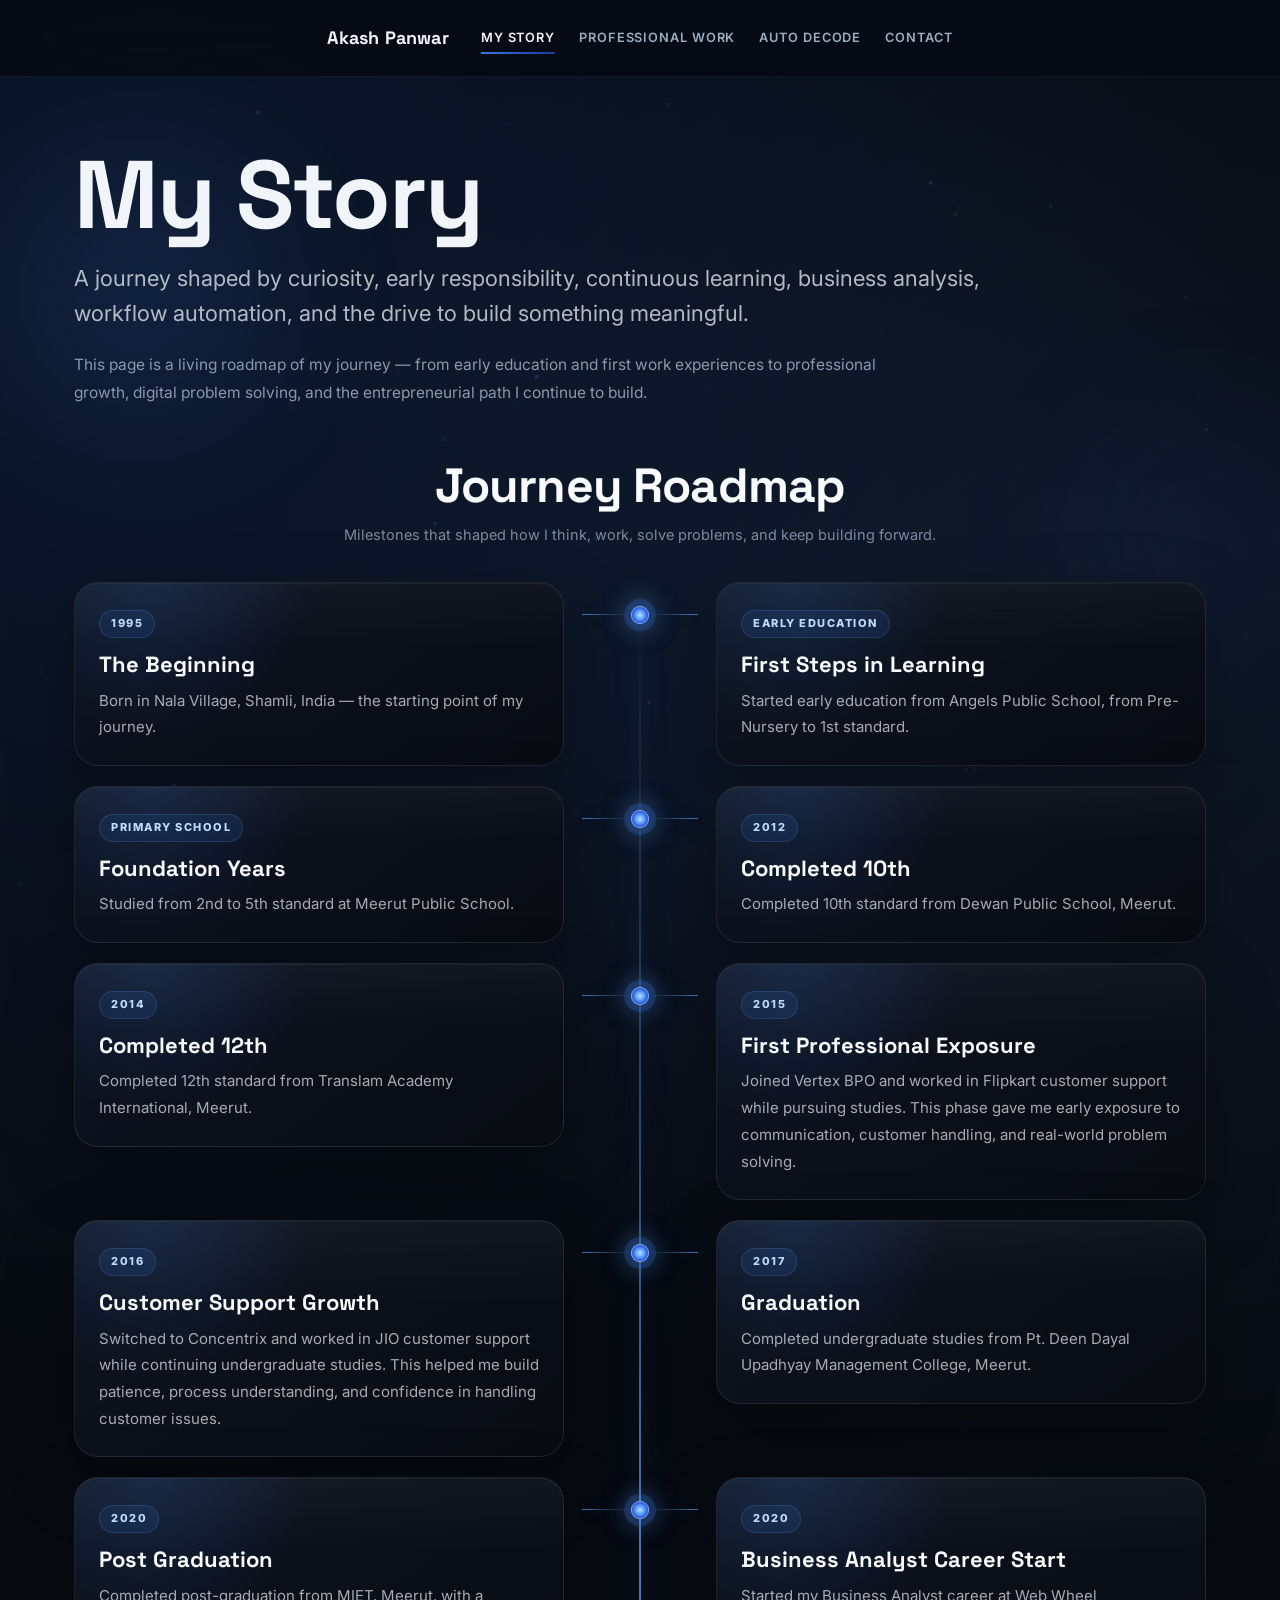
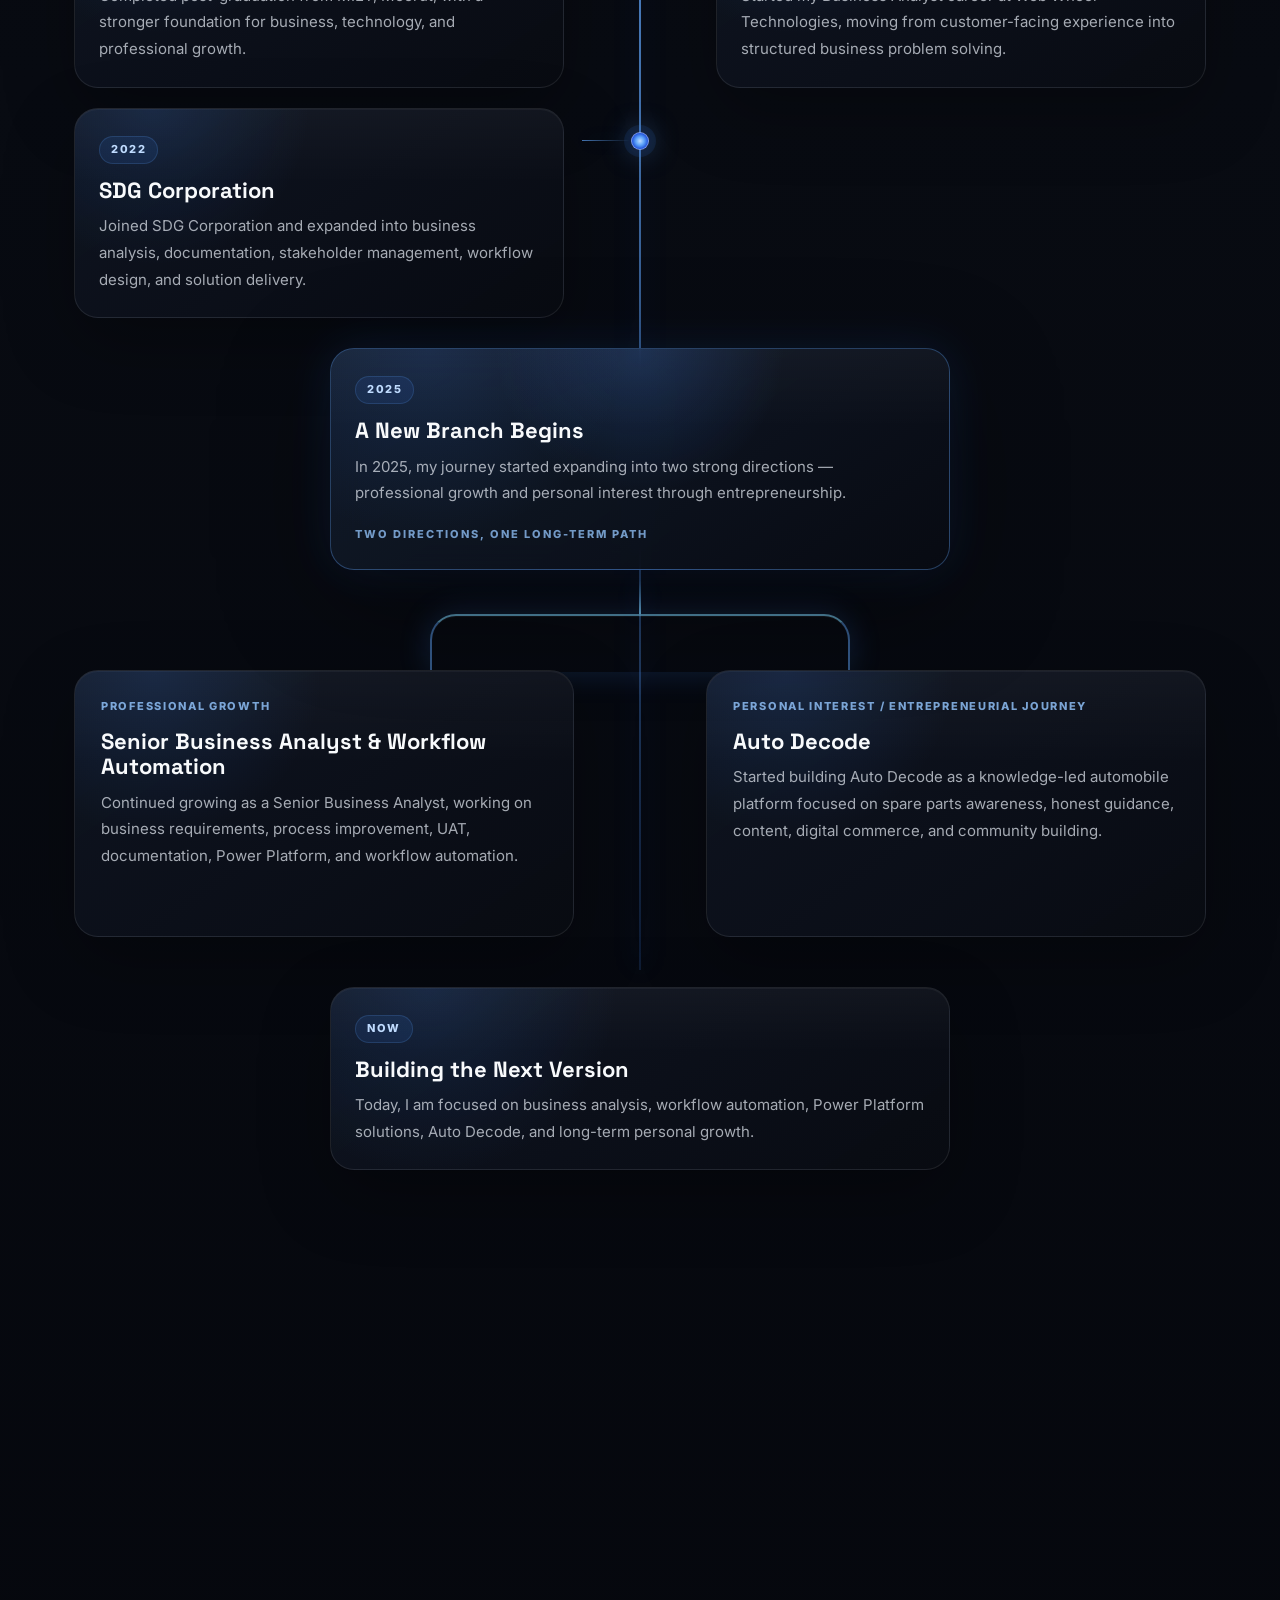
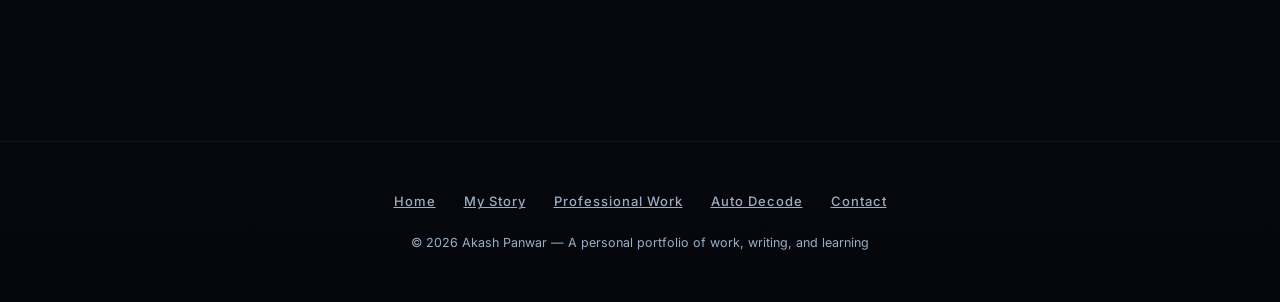
<file: my-story.html>
<!DOCTYPE html>
<html lang="en">
<head>
  <meta charset="UTF-8">
  <meta name="viewport" content="width=device-width, initial-scale=1.0">
  <title>Akash Panwar | My Story</title>
  <meta name="description" content="The personal and professional journey roadmap of Akash Panwar.">
  <link rel="preconnect" href="https://fonts.googleapis.com">
  <link rel="preconnect" href="https://fonts.gstatic.com" crossorigin>
  <link href="https://fonts.googleapis.com/css2?family=Playfair+Display:wght@600;700;800&family=Syne:wght@500;600;700;800&family=Space+Grotesk:wght@400;500;600;700;800&family=Inter:ital,opsz,wght@0,14..32,300;0,14..32,400;0,14..32,500;0,14..32,600;0,14..32,700;1,14..32,400&display=swap" rel="stylesheet">
  <link rel="stylesheet" href="style.css">
  <style id="mobile-header-fix">
    .mobile-brand-link { display: none !important; }
    @media (max-width: 900px) {
      nav .mobile-brand-link {
        display: inline-flex !important;
        align-items: center;
        font-family: 'Space Grotesk', sans-serif;
        font-size: 16px;
        font-weight: 700;
        color: var(--heading);
        text-decoration: none;
        letter-spacing: 0.2px;
      }
    }
  </style>
  <style>
    body {
      background:
        radial-gradient(circle at 12% 8%, rgba(59,130,246,0.14), transparent 32%),
        radial-gradient(circle at 88% 18%, rgba(96,165,250,0.1), transparent 28%),
        linear-gradient(180deg, #05070d 0%, #080b12 48%, #05070d 100%);
    }

    #particle-canvas {
      opacity: 0.34;
    }

    .story-shell {
      max-width: 1180px;
      margin: 0 auto;
      padding: 150px 24px 96px;
      position: relative;
      z-index: 1;
    }

    .story-shell .reveal-section {
      max-width: none;
      padding: 0 !important;
    }

    .story-hero {
      max-width: 980px;
      margin-bottom: 54px;
    }

    .story-hero .sec-title {
      font-size: clamp(52px, 8vw, 96px);
      line-height: 0.95;
      letter-spacing: -2px;
      margin-bottom: 20px;
    }

    .story-subtitle {
      max-width: 920px;
      color: rgba(226,232,240,0.78);
      font-size: clamp(17px, 1.75vw, 22px);
      line-height: 1.58;
      margin: 0 0 20px;
    }

    .story-intro {
      max-width: 820px;
      color: rgba(148,163,184,0.92);
      font-size: 15.5px;
      line-height: 1.82;
      margin: 0;
    }

    .roadmap-section {
      position: relative;
      margin-top: 18px;
      padding: 34px 0 18px;
    }

    .roadmap-heading {
      display: block;
      text-align: center;
      margin-bottom: 34px;
    }

    .roadmap-heading h2 {
      color: #f8fafc;
      font-family: 'Space Grotesk', sans-serif;
      font-size: clamp(30px, 4vw, 48px);
      line-height: 1.05;
      margin: 0;
      letter-spacing: -0.8px;
    }

    .roadmap-heading p {
      max-width: 920px;
      color: rgba(148,163,184,0.82);
      font-size: 14.5px;
      line-height: 1.7;
      margin: 12px auto 0;
      white-space: nowrap;
    }

    .timeline {
      position: relative;
      display: grid;
      grid-template-columns: minmax(0, 1fr) 96px minmax(0, 1fr);
      row-gap: 20px;
      isolation: isolate;
    }

    .timeline::before {
      content: '';
      position: absolute;
      top: 22px;
      bottom: 210px;
      left: 50%;
      width: 2px;
      transform: translateX(-50%);
      background: linear-gradient(180deg, rgba(59,130,246,0), rgba(96,165,250,0.72), rgba(59,130,246,0.16));
      box-shadow: 0 0 28px rgba(59,130,246,0.32);
      z-index: 0;
    }

    .milestone {
      position: relative;
      z-index: 1;
      min-height: 100%;
    }

    .milestone.left {
      grid-column: 1;
      padding-right: 28px;
    }

    .milestone.right {
      grid-column: 3;
      padding-left: 28px;
    }

    .milestone.center {
      grid-column: 1 / -1;
      width: min(620px, 100%);
      justify-self: center;
      margin: 10px 0;
    }

    .milestone::after {
      content: '';
      position: absolute;
      top: 32px;
      width: 48px;
      height: 1px;
      background: linear-gradient(90deg, rgba(96,165,250,0.68), rgba(96,165,250,0));
      box-shadow: 0 0 20px rgba(59,130,246,0.24);
    }

    .milestone.left::after {
      right: -38px;
    }

    .milestone.right::after {
      left: -38px;
      transform: rotate(180deg);
    }

    .milestone.center::after,
    .branch-card::after {
      display: none;
    }

    .node {
      position: absolute;
      top: 24px;
      width: 18px;
      height: 18px;
      border-radius: 50%;
      background: radial-gradient(circle, #bfdbfe 0%, #60a5fa 36%, #1d4ed8 72%);
      box-shadow: 0 0 0 7px rgba(59,130,246,0.11), 0 0 28px rgba(96,165,250,0.6);
      border: 1px solid rgba(255,255,255,0.42);
    }

    .milestone.left .node {
      right: -57px;
    }

    .milestone.right .node {
      left: -57px;
    }

    .milestone.center .node {
      display: none;
    }

    .milestone-card,
    .branch-card,
    .lesson-card {
      position: relative;
      overflow: hidden;
      border-radius: 24px;
      border: 1px solid rgba(255,255,255,0.09);
      background:
        linear-gradient(145deg, rgba(17,24,39,0.78), rgba(8,11,18,0.9)),
        rgba(8,11,18,0.76);
      box-shadow: 0 24px 70px rgba(0,0,0,0.28), inset 0 1px 0 rgba(255,255,255,0.045);
      -webkit-backdrop-filter: blur(16px);
      backdrop-filter: blur(16px);
      transition: transform 0.25s ease, border-color 0.25s ease, box-shadow 0.25s ease;
    }

    .milestone-card {
      padding: 24px;
    }

    .milestone-card::before,
    .branch-card::before,
    .lesson-card::before {
      content: '';
      position: absolute;
      inset: 0;
      background:
        radial-gradient(circle at 16% 0%, rgba(59,130,246,0.14), transparent 34%),
        linear-gradient(180deg, rgba(255,255,255,0.03), transparent 36%);
      pointer-events: none;
    }

    .milestone-card:hover,
    .branch-card:hover,
    .lesson-card:hover {
      transform: translateY(-5px);
      border-color: rgba(96,165,250,0.34);
      box-shadow: 0 30px 90px rgba(0,0,0,0.36), 0 0 36px rgba(59,130,246,0.1);
    }

    .phase {
      position: relative;
      z-index: 1;
      display: inline-flex;
      align-items: center;
      min-height: 28px;
      padding: 0 11px;
      border-radius: 999px;
      color: #bfdbfe;
      background: rgba(59,130,246,0.11);
      border: 1px solid rgba(96,165,250,0.18);
      font-size: 11px;
      font-weight: 800;
      letter-spacing: 1.5px;
      text-transform: uppercase;
      margin-bottom: 14px;
    }

    .milestone-card h3,
    .branch-card h3,
    .lesson-card h3 {
      position: relative;
      z-index: 1;
      margin: 0 0 10px;
      color: #f8fafc;
      font-family: 'Space Grotesk', sans-serif;
      font-size: 22px;
      line-height: 1.16;
    }

    .milestone-card p,
    .branch-card p,
    .lesson-card p {
      position: relative;
      z-index: 1;
      margin: 0;
      color: rgba(226,232,240,0.72);
      font-size: 15px;
      line-height: 1.78;
    }

    .split-milestone .milestone-card {
      border-color: rgba(96,165,250,0.34);
      background:
        radial-gradient(circle at 50% 0%, rgba(59,130,246,0.2), transparent 38%),
        linear-gradient(145deg, rgba(20,30,48,0.86), rgba(8,11,18,0.94));
      box-shadow: 0 30px 110px rgba(0,0,0,0.44), 0 0 48px rgba(59,130,246,0.14);
    }

    .split-label {
      position: relative;
      z-index: 1;
      color: rgba(147,197,253,0.76);
      font-size: 11px;
      font-weight: 800;
      letter-spacing: 2px;
      text-transform: uppercase;
      margin-top: 18px;
    }

    .branch-zone {
      grid-column: 1 / -1;
      position: relative;
      display: grid;
      grid-template-columns: minmax(0, 1fr) 96px minmax(0, 1fr);
      gap: 0;
      margin: 14px 0 20px;
      padding-top: 56px;
    }

    .branch-zone::before {
      content: '';
      position: absolute;
      top: 0;
      left: 50%;
      width: min(420px, 58%);
      height: 58px;
      transform: translateX(-50%);
      border-top: 2px solid rgba(125,211,252,0.62);
      border-left: 2px solid rgba(96,165,250,0.52);
      border-right: 2px solid rgba(96,165,250,0.52);
      border-radius: 26px 26px 0 0;
      box-shadow: 0 0 32px rgba(59,130,246,0.2), inset 0 1px 0 rgba(255,255,255,0.05);
    }

    .branch-zone::after {
      content: '';
      position: absolute;
      top: -34px;
      left: 50%;
      width: 2px;
      height: 34px;
      transform: translateX(-50%);
      background: linear-gradient(180deg, rgba(96,165,250,0), rgba(125,211,252,0.7));
      box-shadow: 0 0 22px rgba(96,165,250,0.26);
    }

    .branch-card {
      display: block;
      padding: 26px;
      text-decoration: none;
      color: inherit;
    }

    .branch-card.professional {
      grid-column: 1;
      margin-right: 18px;
    }

    .branch-card.entrepreneurial {
      grid-column: 3;
      margin-left: 18px;
    }

    .branch-card:focus-visible {
      outline: 2px solid rgba(96,165,250,0.72);
      outline-offset: 4px;
    }

    .branch-card .click-hint {
      position: relative;
      z-index: 1;
      display: inline-flex;
      align-items: center;
      gap: 8px;
      margin-top: 18px;
      color: rgba(191,219,254,0.86);
      font-size: 11px;
      font-weight: 800;
      letter-spacing: 1.4px;
      text-transform: uppercase;
      opacity: 0;
      transform: translateY(6px);
      transition: opacity 0.25s ease, transform 0.25s ease;
    }

    .branch-card .click-hint::after {
      content: '->';
      color: #60a5fa;
      transition: transform 0.25s ease;
    }

    .branch-card:hover .click-hint,
    .branch-card:focus-visible .click-hint {
      opacity: 1;
      transform: translateY(0);
    }

    .branch-card:hover .click-hint::after,
    .branch-card:focus-visible .click-hint::after {
      transform: translateX(4px);
    }

    .branch-label {
      position: relative;
      z-index: 1;
      color: rgba(147,197,253,0.82);
      font-size: 11px;
      font-weight: 800;
      letter-spacing: 1.7px;
      text-transform: uppercase;
      margin-bottom: 12px;
    }

    .now-milestone {
      margin-top: 8px;
    }

    .lessons-section {
      margin-top: 80px;
    }

    .lessons-head {
      max-width: 780px;
      margin-bottom: 28px;
    }

    .lessons-head h2 {
      color: #f8fafc;
      font-family: 'Space Grotesk', sans-serif;
      font-size: clamp(30px, 4vw, 48px);
      line-height: 1.05;
      margin: 0 0 14px;
    }

    .lessons-head p {
      color: rgba(148,163,184,0.86);
      font-size: 15px;
      line-height: 1.75;
      margin: 0;
    }

    .lessons-grid {
      display: grid;
      grid-template-columns: repeat(3, minmax(0, 1fr));
      gap: 18px;
    }

    .lesson-card {
      padding: 26px;
      min-height: 180px;
    }

    @media (max-width: 980px) {
      .story-shell {
        padding: 132px 20px 84px;
      }

      .roadmap-heading p {
        white-space: normal;
      }

      .timeline,
      .branch-zone {
        grid-template-columns: 26px minmax(0, 1fr);
        row-gap: 16px;
      }

      .timeline::before {
        left: 13px;
        top: 22px;
        bottom: 22px;
        transform: none;
      }

      .milestone,
      .milestone.left,
      .milestone.right,
      .milestone.center,
      .branch-card.professional,
      .branch-card.entrepreneurial {
        grid-column: 2;
        width: auto;
        justify-self: stretch;
        padding: 0 0 0 18px;
        margin: 0;
      }

      .milestone::after {
        left: -18px !important;
        right: auto !important;
        width: 18px;
        top: 32px;
        transform: none !important;
        background: linear-gradient(90deg, rgba(96,165,250,0.68), rgba(96,165,250,0));
      }

      .milestone.center::after {
        display: block;
      }

      .milestone .node,
      .milestone.left .node,
      .milestone.right .node {
        left: -33px;
        right: auto;
        display: block;
      }

      .milestone.center .node {
        display: block;
      }

      .branch-zone {
        grid-column: 1 / -1;
        gap: 16px;
        padding-top: 0;
        margin: 0;
      }

      .branch-zone::before {
        display: none;
      }

      .branch-zone::after {
        display: none;
      }

      .branch-card {
        margin-top: 0;
      }

      .lessons-grid {
        grid-template-columns: 1fr;
      }
    }

    @media (max-width: 640px) {
      .story-shell {
        padding: 118px 14px 68px;
      }

      .story-hero {
        margin-bottom: 42px;
      }

      .story-hero .sec-title {
        font-size: clamp(46px, 16vw, 64px);
      }

      .story-subtitle {
        font-size: 16px;
      }

      .milestone-card,
      .branch-card,
      .lesson-card {
        border-radius: 20px;
        padding: 20px;
      }

      .milestone-card h3,
      .branch-card h3,
      .lesson-card h3 {
        font-size: 20px;
      }
    }
  </style>
</head>
<body>
  <div id="scroll-progress"></div>
  <canvas id="particle-canvas"></canvas>

  <div class="glow-orb" style="top:10%;left:-5%;width:400px;height:400px;background:radial-gradient(circle,rgba(59,130,246,0.12),transparent 70%);animation-duration:12s;animation-delay:0s;"></div>
  <div class="glow-orb" style="top:40%;left:80%;width:350px;height:350px;background:radial-gradient(circle,rgba(30,64,175,0.11),transparent 70%);animation-duration:15s;animation-delay:3s;"></div>

  <nav>
    <a class="mobile-brand-link" href="index.html">Akash Panwar</a>
    <div id="desktop-nav">
      <a class="nav-link brand-link" href="index.html">Akash Panwar</a>
      <a class="nav-link active" href="my-story.html">my story</a>
      <a class="nav-link" href="professional-work.html">professional work</a>
      <a class="nav-link" href="auto-decode.html">auto decode</a>
      <a class="nav-link" href="contact.html">contact</a>
    </div>
    <button class="icon-btn" id="mobile-toggle" title="Menu" style="display:none;">&#9776;</button>
  </nav>

  <div id="mobile-nav">
    <a class="nav-link active" href="my-story.html">my story</a>
    <a class="nav-link" href="professional-work.html">professional work</a>
    <a class="nav-link" href="auto-decode.html">auto decode</a>
    <a class="nav-link" href="contact.html">contact</a>
  </div>

  <main class="story-shell">
    <section class="reveal-section story-hero">
      <h1 class="sec-title">My Story</h1>
      <p class="story-subtitle">A journey shaped by curiosity, early responsibility, continuous learning, business analysis, workflow automation, and the drive to build something meaningful.</p>
      <p class="story-intro">This page is a living roadmap of my journey &mdash; from early education and first work experiences to professional growth, digital problem solving, and the entrepreneurial path I continue to build.</p>
    </section>

    <section class="reveal-section roadmap-section">
      <div class="roadmap-heading">
        <h2>Journey Roadmap</h2>
        <p>Milestones that shaped how I think, work, solve problems, and keep building forward.</p>
      </div>

      <div class="timeline">
        <article class="milestone left">
          <span class="node"></span>
          <div class="milestone-card">
            <div class="phase">1995</div>
            <h3>The Beginning</h3>
            <p>Born in Nala Village, Shamli, India &mdash; the starting point of my journey.</p>
          </div>
        </article>

        <article class="milestone right">
          <span class="node"></span>
          <div class="milestone-card">
            <div class="phase">Early Education</div>
            <h3>First Steps in Learning</h3>
            <p>Started early education from Angels Public School, from Pre-Nursery to 1st standard.</p>
          </div>
        </article>

        <article class="milestone left">
          <span class="node"></span>
          <div class="milestone-card">
            <div class="phase">Primary School</div>
            <h3>Foundation Years</h3>
            <p>Studied from 2nd to 5th standard at Meerut Public School.</p>
          </div>
        </article>

        <article class="milestone right">
          <span class="node"></span>
          <div class="milestone-card">
            <div class="phase">2012</div>
            <h3>Completed 10th</h3>
            <p>Completed 10th standard from Dewan Public School, Meerut.</p>
          </div>
        </article>

        <article class="milestone left">
          <span class="node"></span>
          <div class="milestone-card">
            <div class="phase">2014</div>
            <h3>Completed 12th</h3>
            <p>Completed 12th standard from Translam Academy International, Meerut.</p>
          </div>
        </article>

        <article class="milestone right">
          <span class="node"></span>
          <div class="milestone-card">
            <div class="phase">2015</div>
            <h3>First Professional Exposure</h3>
            <p>Joined Vertex BPO and worked in Flipkart customer support while pursuing studies. This phase gave me early exposure to communication, customer handling, and real-world problem solving.</p>
          </div>
        </article>

        <article class="milestone left">
          <span class="node"></span>
          <div class="milestone-card">
            <div class="phase">2016</div>
            <h3>Customer Support Growth</h3>
            <p>Switched to Concentrix and worked in JIO customer support while continuing undergraduate studies. This helped me build patience, process understanding, and confidence in handling customer issues.</p>
          </div>
        </article>

        <article class="milestone right">
          <span class="node"></span>
          <div class="milestone-card">
            <div class="phase">2017</div>
            <h3>Graduation</h3>
            <p>Completed undergraduate studies from Pt. Deen Dayal Upadhyay Management College, Meerut.</p>
          </div>
        </article>

        <article class="milestone left">
          <span class="node"></span>
          <div class="milestone-card">
            <div class="phase">2020</div>
            <h3>Post Graduation</h3>
            <p>Completed post-graduation from MIET, Meerut, with a stronger foundation for business, technology, and professional growth.</p>
          </div>
        </article>

        <article class="milestone right">
          <span class="node"></span>
          <div class="milestone-card">
            <div class="phase">2020</div>
            <h3>Business Analyst Career Start</h3>
            <p>Started my Business Analyst career at Web Wheel Technologies, moving from customer-facing experience into structured business problem solving.</p>
          </div>
        </article>

        <article class="milestone left">
          <span class="node"></span>
          <div class="milestone-card">
            <div class="phase">2022</div>
            <h3>SDG Corporation</h3>
            <p>Joined SDG Corporation and expanded into business analysis, documentation, stakeholder management, workflow design, and solution delivery.</p>
          </div>
        </article>

        <article class="milestone center split-milestone">
          <span class="node"></span>
          <div class="milestone-card">
            <div class="phase">2025</div>
            <h3>A New Branch Begins</h3>
            <p>In 2025, my journey started expanding into two strong directions &mdash; professional growth and personal interest through entrepreneurship.</p>
            <div class="split-label">Two directions, one long-term path</div>
          </div>
        </article>

        <div class="branch-zone">
          <a class="branch-card professional" href="professional-work.html" aria-label="Open Professional Work page">
            <div class="branch-label">Professional Growth</div>
            <h3>Senior Business Analyst &amp; Workflow Automation</h3>
            <p>Continued growing as a Senior Business Analyst, working on business requirements, process improvement, UAT, documentation, Power Platform, and workflow automation.</p>
            <span class="click-hint">Click to know more</span>
          </a>

          <a class="branch-card entrepreneurial" href="auto-decode.html" aria-label="Open Auto Decode page">
            <div class="branch-label">Personal Interest / Entrepreneurial Journey</div>
            <h3>Auto Decode</h3>
            <p>Started building Auto Decode as a knowledge-led automobile platform focused on spare parts awareness, honest guidance, content, digital commerce, and community building.</p>
            <span class="click-hint">Click to know more</span>
          </a>
        </div>

        <article class="milestone center now-milestone">
          <span class="node"></span>
          <div class="milestone-card">
            <div class="phase">Now</div>
            <h3>Building the Next Version</h3>
            <p>Today, I am focused on business analysis, workflow automation, Power Platform solutions, Auto Decode, and long-term personal growth.</p>
          </div>
        </article>
      </div>
    </section>

    <section class="reveal-section lessons-section">
      <div class="lessons-head">
        <h2>What This Journey Taught Me</h2>
        <p>A few principles that keep showing up across education, customer support, business analysis, automation, and entrepreneurship.</p>
      </div>

      <div class="lessons-grid">
        <article class="lesson-card">
          <div class="phase">01</div>
          <h3>Clarity over complexity</h3>
          <p>Good work becomes easier when the problem, process, and expected outcome are clearly understood.</p>
        </article>
        <article class="lesson-card">
          <div class="phase">02</div>
          <h3>Real-world problem solving</h3>
          <p>Every customer issue, workflow gap, and project challenge is a chance to understand how systems actually behave.</p>
        </article>
        <article class="lesson-card">
          <div class="phase">03</div>
          <h3>Continuous learning and building</h3>
          <p>Progress compounds through small improvements, honest reflection, and the discipline to keep building.</p>
        </article>
      </div>
    </section>
  </main>

  <footer>
    <div style="display:flex;justify-content:center;gap:28px;margin-bottom:18px;flex-wrap:wrap;">
      <a class="footer-link" href="index.html">home</a>
      <a class="footer-link" href="my-story.html">my story</a>
      <a class="footer-link" href="professional-work.html">professional work</a>
      <a class="footer-link" href="auto-decode.html">auto decode</a>
      <a class="footer-link" href="contact.html">contact</a>
    </div>
    <p style="font-size:12.5px;color:var(--muted);font-weight:400;">&copy; 2026 Akash Panwar &mdash; A personal portfolio of work, writing, and learning</p>
  </footer>

  <script src="script.js"></script>
</body>
</html>
</file>
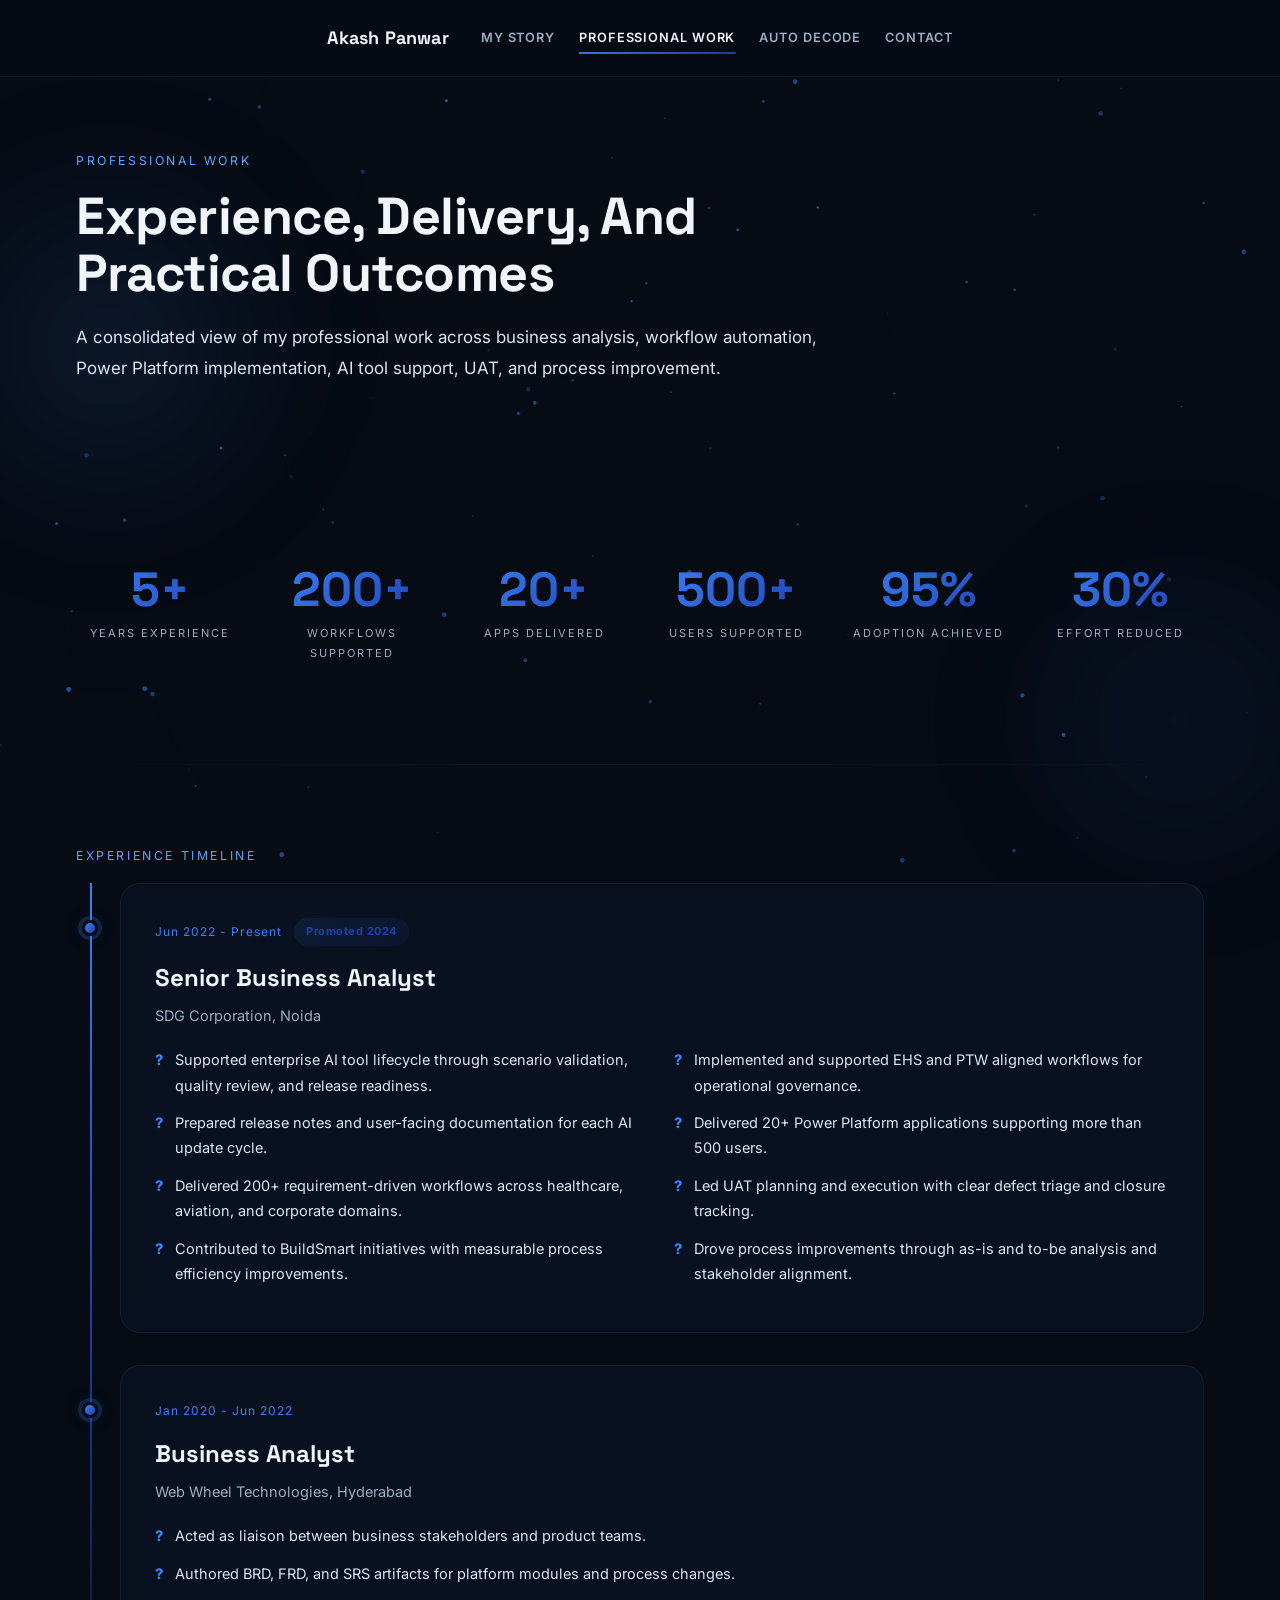
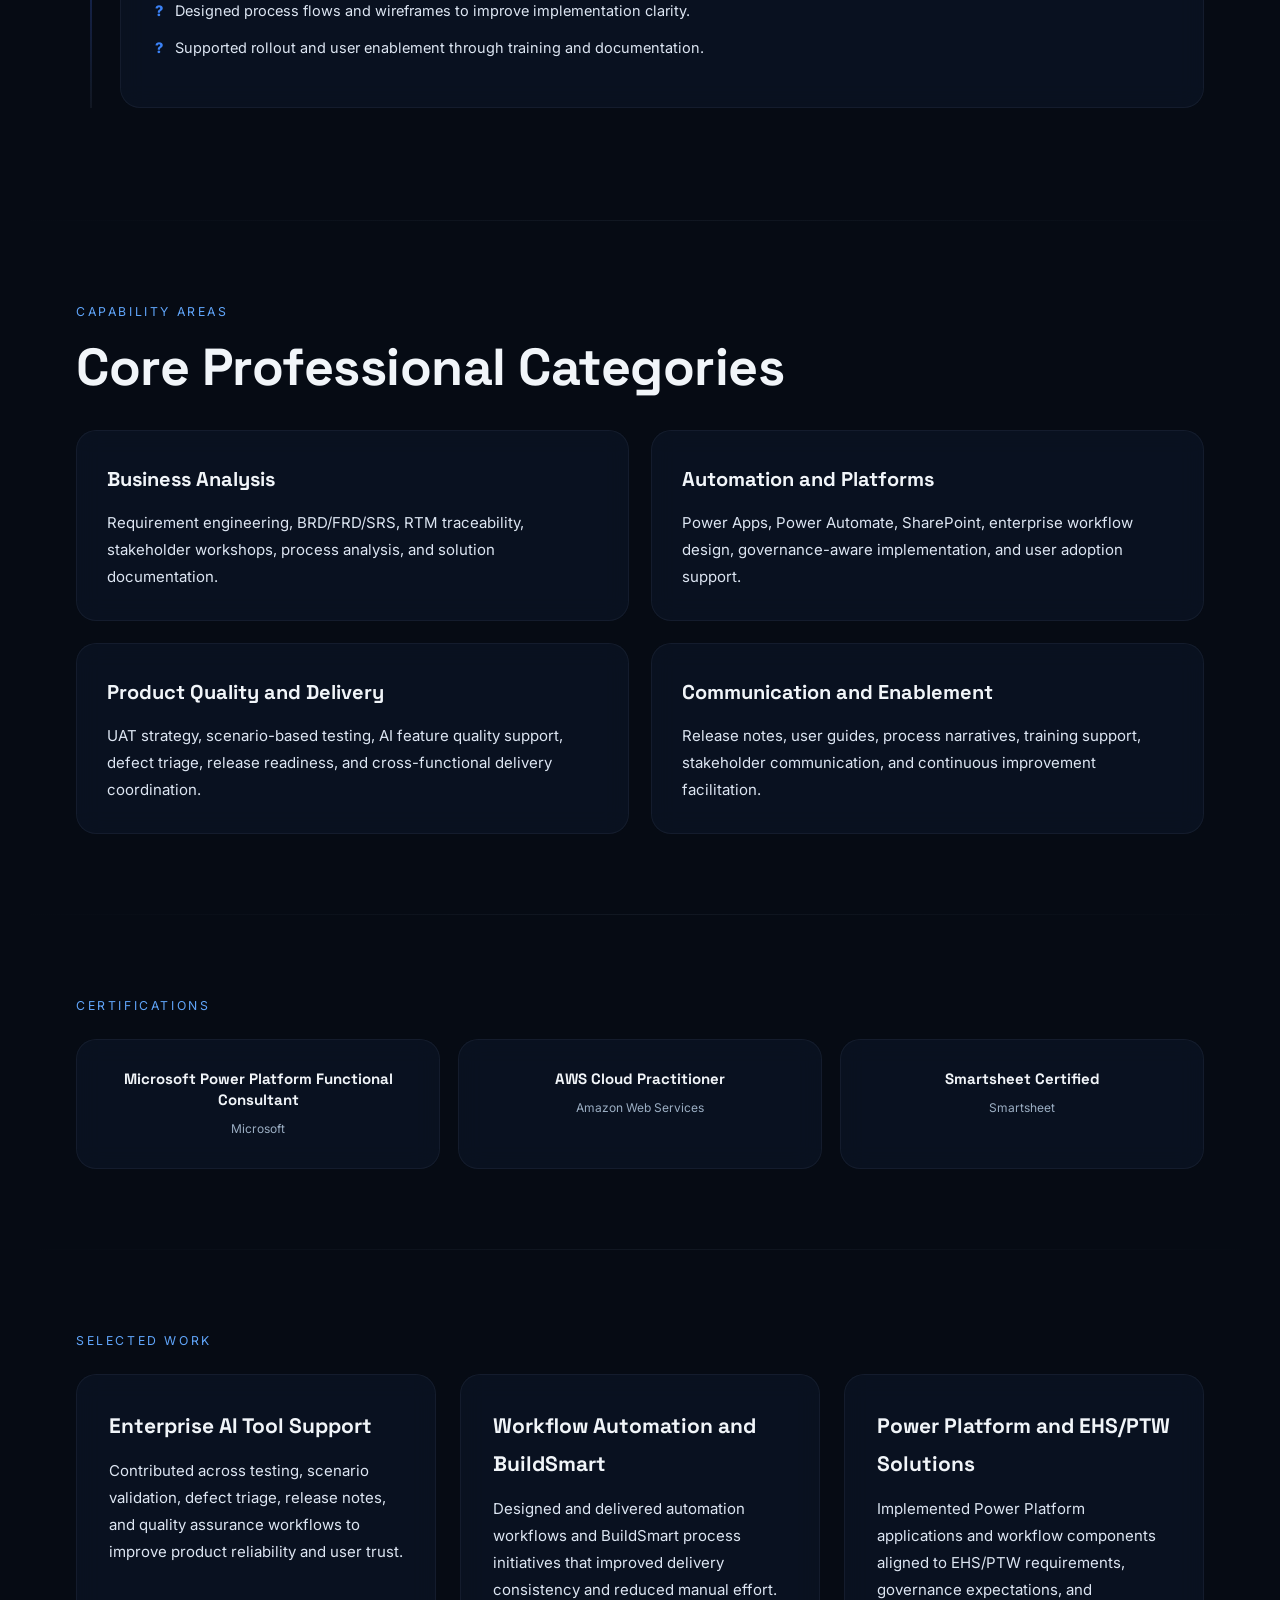
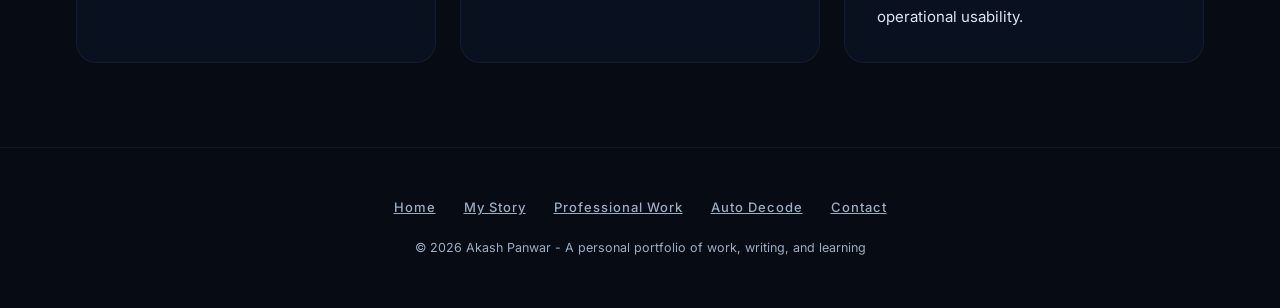
<file: professional-work.html>
<!DOCTYPE html>
<html lang="en">
<head>
  <meta charset="UTF-8">
  <meta name="viewport" content="width=device-width, initial-scale=1.0">
  <title>Akash Panwar | Professional Work</title>
  <meta name="description" content="Professional experience, projects, and capabilities of Akash Panwar.">
  <link rel="preconnect" href="https://fonts.googleapis.com">
  <link rel="preconnect" href="https://fonts.gstatic.com" crossorigin>
  <link href="https://fonts.googleapis.com/css2?family=Playfair+Display:wght@600;700;800&family=Syne:wght@500;600;700;800&family=Space+Grotesk:wght@400;500;600;700;800&family=Inter:ital,opsz,wght@0,14..32,300;0,14..32,400;0,14..32,500;0,14..32,600;0,14..32,700;1,14..32,400&display=swap" rel="stylesheet">
  <link rel="stylesheet" href="style.css">
  <style id="mobile-header-fix">
    .mobile-brand-link { display: none !important; }
    @media (max-width: 900px) {
      nav .mobile-brand-link {
        display: inline-flex !important;
        align-items: center;
        font-family: 'Space Grotesk', sans-serif;
        font-size: 16px;
        font-weight: 700;
        color: var(--heading);
        text-decoration: none;
        letter-spacing: 0.2px;
      }
    }
  </style>
</head>
<body>
  <div id="scroll-progress"></div>
  <canvas id="particle-canvas"></canvas>

  <div class="glow-orb" style="top:15%;left:-8%;width:420px;height:420px;background:radial-gradient(circle,rgba(59,130,246,0.13),transparent 70%);animation-duration:12s;animation-delay:0s;"></div>
  <div class="glow-orb" style="top:60%;left:78%;width:360px;height:360px;background:radial-gradient(circle,rgba(30,64,175,0.13),transparent 70%);animation-duration:15s;animation-delay:3s;"></div>

  <nav>
    <a class="mobile-brand-link" href="index.html">Akash Panwar</a>
    <div id="desktop-nav">
      <a class="nav-link brand-link" href="index.html">Akash Panwar</a>
      <a class="nav-link" href="my-story.html">my story</a>
      <a class="nav-link active" href="professional-work.html">professional work</a>
      <a class="nav-link" href="auto-decode.html">auto decode</a>
      <a class="nav-link" href="contact.html">contact</a>
    </div>
    <button class="icon-btn" id="mobile-toggle" title="Menu" style="display:none;">&#9776;</button>
  </nav>

  <div id="mobile-nav">
    <a class="nav-link" href="my-story.html">my story</a>
    <a class="nav-link active" href="professional-work.html">professional work</a>
    <a class="nav-link" href="auto-decode.html">auto decode</a>
    <a class="nav-link" href="contact.html">contact</a>
  </div>

  <section class="reveal-section" style="padding-top:150px;">
    <div class="eyebrow">Professional Work</div>
    <h1 class="sec-title" style="max-width:760px;">Experience, Delivery, And Practical Outcomes</h1>
    <p class="sec-desc" style="max-width:760px;">A consolidated view of my professional work across business analysis, workflow automation, Power Platform implementation, AI tool support, UAT, and process improvement.</p>
  </section>

  <div class="stats-section">
    <div class="stats-grid" id="stats-grid">
      <div class="stat-item visible"><div class="stat-num">5+</div><div class="stat-label">Years Experience</div></div>
      <div class="stat-item visible"><div class="stat-num">200+</div><div class="stat-label">Workflows Supported</div></div>
      <div class="stat-item visible"><div class="stat-num">20+</div><div class="stat-label">Apps Delivered</div></div>
      <div class="stat-item visible"><div class="stat-num">500+</div><div class="stat-label">Users Supported</div></div>
      <div class="stat-item visible"><div class="stat-num">95%</div><div class="stat-label">Adoption Achieved</div></div>
      <div class="stat-item visible"><div class="stat-num">30%</div><div class="stat-label">Effort Reduced</div></div>
    </div>
  </div>

  <div class="divider"></div>

  <section class="reveal-section">
    <div class="eyebrow">Experience Timeline</div>
    <div class="timeline-wrap" style="margin-top:10px;">
      <div class="timeline-line"></div>

      <div class="card tilt-card" style="position:relative;margin-bottom:32px;padding:34px;">
        <div class="timeline-dot"></div>
        <div style="display:flex;align-items:center;gap:12px;margin-bottom:10px;flex-wrap:wrap;">
          <span style="font-family:'Inter',sans-serif;font-size:12px;color:#3b82f6;letter-spacing:1px;">Jun 2022 - Present</span>
          <span style="font-size:11px;background:linear-gradient(135deg,rgba(59,130,246,0.1),rgba(30,64,175,0.1));color:#1e40af;padding:4px 12px;border-radius:20px;font-weight:700;letter-spacing:0.5px;">Promoted 2024</span>
        </div>
        <h3 style="font-size:24px;font-weight:700;margin-bottom:4px;">Senior Business Analyst</h3>
        <p style="font-size:14.5px;color:var(--muted);margin-bottom:18px;">SDG Corporation, Noida</p>
        <ul class="exp-points-cols" style="list-style:none;padding:0;columns:2;column-gap:24px;">
          <li class="exp-point">Supported enterprise AI tool lifecycle through scenario validation, quality review, and release readiness.</li>
          <li class="exp-point">Prepared release notes and user-facing documentation for each AI update cycle.</li>
          <li class="exp-point">Delivered 200+ requirement-driven workflows across healthcare, aviation, and corporate domains.</li>
          <li class="exp-point">Contributed to BuildSmart initiatives with measurable process efficiency improvements.</li>
          <li class="exp-point">Implemented and supported EHS and PTW aligned workflows for operational governance.</li>
          <li class="exp-point">Delivered 20+ Power Platform applications supporting more than 500 users.</li>
          <li class="exp-point">Led UAT planning and execution with clear defect triage and closure tracking.</li>
          <li class="exp-point">Drove process improvements through as-is and to-be analysis and stakeholder alignment.</li>
        </ul>
      </div>

      <div class="card tilt-card" style="position:relative;margin-bottom:32px;padding:34px;">
        <div class="timeline-dot"></div>
        <div style="display:flex;align-items:center;gap:12px;margin-bottom:10px;">
          <span style="font-family:'Inter',sans-serif;font-size:12px;color:#3b82f6;letter-spacing:1px;">Jan 2020 - Jun 2022</span>
        </div>
        <h3 style="font-size:24px;font-weight:700;margin-bottom:4px;">Business Analyst</h3>
        <p style="font-size:14.5px;color:var(--muted);margin-bottom:18px;">Web Wheel Technologies, Hyderabad</p>
        <ul style="list-style:none;padding:0;">
          <li class="exp-point">Acted as liaison between business stakeholders and product teams.</li>
          <li class="exp-point">Authored BRD, FRD, and SRS artifacts for platform modules and process changes.</li>
          <li class="exp-point">Designed process flows and wireframes to improve implementation clarity.</li>
          <li class="exp-point">Supported rollout and user enablement through training and documentation.</li>
        </ul>
      </div>
    </div>
  </section>

  <div class="divider"></div>

  <section class="reveal-section">
    <div class="eyebrow">Capability Areas</div>
    <h2 class="sec-title">Core Professional Categories</h2>
    <div style="display:grid;grid-template-columns:repeat(2,1fr);gap:22px;margin-top:34px;" class="skills-grid">
      <div class="card tilt-card" style="padding:30px;">
        <h3 style="font-size:20px;margin-bottom:12px;">Business Analysis</h3>
        <p style="font-size:15px;color:var(--text);line-height:1.8;">Requirement engineering, BRD/FRD/SRS, RTM traceability, stakeholder workshops, process analysis, and solution documentation.</p>
      </div>
      <div class="card tilt-card" style="padding:30px;">
        <h3 style="font-size:20px;margin-bottom:12px;">Automation and Platforms</h3>
        <p style="font-size:15px;color:var(--text);line-height:1.8;">Power Apps, Power Automate, SharePoint, enterprise workflow design, governance-aware implementation, and user adoption support.</p>
      </div>
      <div class="card tilt-card" style="padding:30px;">
        <h3 style="font-size:20px;margin-bottom:12px;">Product Quality and Delivery</h3>
        <p style="font-size:15px;color:var(--text);line-height:1.8;">UAT strategy, scenario-based testing, AI feature quality support, defect triage, release readiness, and cross-functional delivery coordination.</p>
      </div>
      <div class="card tilt-card" style="padding:30px;">
        <h3 style="font-size:20px;margin-bottom:12px;">Communication and Enablement</h3>
        <p style="font-size:15px;color:var(--text);line-height:1.8;">Release notes, user guides, process narratives, training support, stakeholder communication, and continuous improvement facilitation.</p>
      </div>
    </div>
  </section>

  <div class="divider"></div>

  <section class="reveal-section">
    <div class="eyebrow">Certifications</div>
    <div class="certs-grid" style="display:grid;grid-template-columns:repeat(3,1fr);gap:18px;margin-top:22px;">
      <div class="card tilt-card" style="padding:28px;text-align:center;"><h4 style="font-size:15px;color:var(--heading);font-weight:700;margin-bottom:8px;line-height:1.4;">Microsoft Power Platform Functional Consultant</h4><p style="font-size:12px;color:var(--muted);">Microsoft</p></div>
      <div class="card tilt-card" style="padding:28px;text-align:center;"><h4 style="font-size:15px;color:var(--heading);font-weight:700;margin-bottom:8px;line-height:1.4;">AWS Cloud Practitioner</h4><p style="font-size:12px;color:var(--muted);">Amazon Web Services</p></div>
      <div class="card tilt-card" style="padding:28px;text-align:center;"><h4 style="font-size:15px;color:var(--heading);font-weight:700;margin-bottom:8px;line-height:1.4;">Smartsheet Certified</h4><p style="font-size:12px;color:var(--muted);">Smartsheet</p></div>
    </div>
  </section>

  <div class="divider"></div>

  <section class="reveal-section">
    <div class="eyebrow">Selected Work</div>
    <div class="projects-scroll" style="margin-top:22px;">
      <div class="card tilt-card project-card" style="padding:34px;"><h3 style="font-size:21px;margin-bottom:12px;">Enterprise AI Tool Support</h3><p style="font-size:15px;color:var(--text);line-height:1.8;">Contributed across testing, scenario validation, defect triage, release notes, and quality assurance workflows to improve product reliability and user trust.</p></div>
      <div class="card tilt-card project-card" style="padding:34px;"><h3 style="font-size:21px;margin-bottom:12px;">Workflow Automation and BuildSmart</h3><p style="font-size:15px;color:var(--text);line-height:1.8;">Designed and delivered automation workflows and BuildSmart process initiatives that improved delivery consistency and reduced manual effort.</p></div>
      <div class="card tilt-card project-card" style="padding:34px;"><h3 style="font-size:21px;margin-bottom:12px;">Power Platform and EHS/PTW Solutions</h3><p style="font-size:15px;color:var(--text);line-height:1.8;">Implemented Power Platform applications and workflow components aligned to EHS/PTW requirements, governance expectations, and operational usability.</p></div>
    </div>
  </section>

  <footer>
    <div style="display:flex;justify-content:center;gap:28px;margin-bottom:18px;flex-wrap:wrap;">
      <a class="footer-link" href="index.html">home</a>
      <a class="footer-link" href="my-story.html">my story</a>
      <a class="footer-link" href="professional-work.html">professional work</a>
      <a class="footer-link" href="auto-decode.html">auto decode</a>
      <a class="footer-link" href="contact.html">contact</a>
    </div>
    <p style="font-size:12.5px;color:var(--muted);font-weight:400;">&copy; 2026 Akash Panwar - A personal portfolio of work, writing, and learning</p>
  </footer>

  <script src="script.js"></script>
</body>
</html>
</file>
<file: style.css>
/* -- RESET ----------------------------------------------- */
*, *::before, *::after { margin: 0; padding: 0; box-sizing: border-box; }
html { scroll-behavior: smooth; }
::selection { background: rgba(96,165,250,0.24); color: #e2e8f0; }

/* -- THEME VARIABLES -------------------------------------- */
:root {
  --accent:  #3b82f6;
  --accent2: #1e40af;
  --accent3: #3b82f6;
  --amber:   #3b82f6;
  --bg:       #060b14;
  --bg-alt:   #0c1525;
  --card-bg:  rgba(12,21,37,0.7);
  --heading:  #f1f5f9;
  --text:     #dde6f3;
  --muted:    #9baec3;
  --border:   rgba(100,116,139,0.12);
  --nav-bg:   rgba(6,11,20,0.9);
  --shadow:   rgba(0,0,0,0.4);
}

/* -- BASE ------------------------------------------------- */
body {
  font-family: 'Inter', sans-serif;
  font-size: 16px;
  background: var(--bg);
  color: var(--text);
  line-height: 1.8;
  min-height: 100vh;
  overflow-x: hidden;
  transition: background 0.5s, color 0.5s;
}

h1, h2, h3, h4 {
  font-family: 'Space Grotesk', sans-serif;
  color: var(--heading);
}

p, li {
  line-height: 1.82;
}

/* -- KEYFRAMES -------------------------------------------- */
@keyframes orbFloat     { 0%{transform:translate(0,0)} 100%{transform:translate(16px,-22px)} }
@keyframes blink        { 0%,100%{opacity:1} 50%{opacity:0} }
@keyframes heroGlow     { 0%,100%{opacity:0.3} 50%{opacity:0.6} }
@keyframes slideInUp    { from{opacity:0;transform:translateY(40px)} to{opacity:1;transform:translateY(0)} }
@keyframes slideInRight { from{opacity:0;transform:translateX(60px)} to{opacity:1;transform:translateX(0)} }
@keyframes loadPulse    { 0%,100%{opacity:0.3;transform:scale(0.95)} 50%{opacity:1;transform:scale(1.05)} }
@keyframes loadBar      { 0%{width:0} 100%{width:100%} }
@keyframes loadFade     { from{opacity:0;transform:translateY(20px)} to{opacity:1;transform:translateY(0)} }
@keyframes mobileIn     { from{opacity:0;transform:translateY(-12px)} to{opacity:1;transform:translateY(0)} }

/* -- LOADING SCREEN --------------------------------------- */
@keyframes cinMonoIn {
  from { opacity: 0; transform: translate(-50%, -50%) scale(0.6); }
  to   { opacity: 1; transform: translate(-50%, -50%) scale(1); }
}

#loading-screen {
  position: fixed; inset: 0;
  background: #060b14;
  display: flex; flex-direction: column;
  align-items: center; justify-content: center;
  z-index: 9999;
  transition: opacity 0.7s ease, visibility 0.7s ease;
}
#loading-screen.hidden { opacity: 0; visibility: hidden; pointer-events: none; }

#cin-wrap {
  position: relative;
  width: 480px; max-width: 90vw;
  height: 140px;
}

#cin-monogram {
  font-family: 'Space Grotesk', sans-serif;
  font-size: 110px; font-weight: 700; letter-spacing: -5px; line-height: 1;
  background: linear-gradient(135deg, #60a5fa, #3b82f6, #93c5fd);
  -webkit-background-clip: text; -webkit-text-fill-color: transparent;
  background-clip: text;
  filter: drop-shadow(0 0 40px rgba(59,130,246,0.5));
  position: absolute;
  top: 50%; left: 50%;
  transform: translate(-50%, -50%) scale(1);
  white-space: nowrap;
  animation: cinMonoIn 0.7s cubic-bezier(0.16,1,0.3,1) both;
  transition: opacity 0.5s ease, transform 0.5s cubic-bezier(0.4,0,0.6,1), filter 0.5s ease;
}

#cin-fullname {
  font-family: 'Space Grotesk', sans-serif;
  font-size: 50px; font-weight: 700; letter-spacing: -1.5px;
  color: #f1f5f9; white-space: nowrap;
  position: absolute;
  top: 50%; left: 50%;
  transform: translate(-50%, calc(-50% + 20px));
  opacity: 0;
  transition: opacity 0.65s cubic-bezier(0.16,1,0.3,1), transform 0.65s cubic-bezier(0.16,1,0.3,1);
}

#cin-tagline {
  font-size: 11px; color: #64748b;
  letter-spacing: 3.5px; text-transform: uppercase;
  font-family: 'Inter', sans-serif;
  margin-top: 20px; opacity: 0;
  transition: opacity 0.6s ease 0.25s;
}

/* phase2: AP exits, full name + tagline enter */
#loading-screen.phase2 #cin-monogram {
  opacity: 0;
  transform: translate(-50%, -50%) scale(0.45);
  filter: drop-shadow(0 0 0px rgba(59,130,246,0));
}
#loading-screen.phase2 #cin-fullname {
  opacity: 1;
  transform: translate(-50%, -50%);
}
#loading-screen.phase2 #cin-tagline {
  opacity: 1;
}

/* -- SCROLL PROGRESS -------------------------------------- */
#scroll-progress {
  position: fixed; top: 0; left: 0; height: 3px; width: 0;
  background: linear-gradient(90deg, #3b82f6, #1e40af, #3b82f6);
  z-index: 200; pointer-events: none;
  box-shadow: 0 0 12px rgba(59,130,246,0.6);
  transition: width 0.1s linear;
}

/* -- PARTICLE CANVAS -------------------------------------- */
#particle-canvas {
  position: fixed; top: 0; left: 0;
  width: 100%; height: 100%;
  z-index: 0; pointer-events: none;
  transition: opacity 0.5s;
}

/* -- GLOW ORBS -------------------------------------------- */
.glow-orb {
  position: fixed; border-radius: 50%;
  filter: blur(60px); pointer-events: none; z-index: 0;
  animation: orbFloat 12s ease-in-out infinite alternate;
}

/* -- NAVIGATION ------------------------------------------- */
nav {
  position: fixed; top: 0; left: 0; right: 0; z-index: 100;
  padding: 14px 56px;
  display: flex; align-items: center; justify-content: center;
  background: var(--nav-bg);
  -webkit-backdrop-filter: blur(24px);
  backdrop-filter: blur(24px);
  border-bottom: 1px solid var(--border);
  transition: all 0.5s;
}
#nav-logo {
  cursor: pointer; font-family: 'Space Grotesk', sans-serif;
  font-size: 24px; font-weight: 700;
  color: var(--heading); text-decoration: none;
}
#nav-logo span {
  background: linear-gradient(135deg,#3b82f6,#1e40af);
  -webkit-background-clip: text; -webkit-text-fill-color: transparent;
  background-clip: text;
}
#desktop-nav { display: flex; gap: 24px; align-items: center; }
.mobile-brand-link {
  display: none;
  font-family: 'Space Grotesk', sans-serif;
  font-size: 16px;
  font-weight: 700;
  color: var(--heading);
  text-decoration: none;
  letter-spacing: 0.2px;
}
.nav-link {
  color: var(--muted);
  font-size: 12.75px; font-weight: 600;
  letter-spacing: 0.9px; text-transform: uppercase;
  cursor: pointer; border: none; background: none;
  padding: 8px 0; position: relative;
  transition: color 0.3s;
  font-family: 'Inter', sans-serif;
  text-decoration: none;
  display: inline-block;
}
.nav-link:hover { color: var(--heading); }
.nav-link::after {
  content: ''; position: absolute;
  bottom: 4px; left: 50%; width: 0; height: 2px;
  background: linear-gradient(90deg,#3b82f6,#1e40af);
  transition: all 0.4s cubic-bezier(0.16,1,0.3,1);
  transform: translateX(-50%);
}
.nav-link:hover::after { width: 100%; }
/* -- ACTIVE NAV STATE -------------------------------------- */
.nav-link.active {
  color: var(--heading);
}
.nav-link.active::after {
  width: 100%;
  opacity: 0.9;
}
#mobile-nav .nav-link.active {
  color: #f8fafc;
  padding-left: 14px;
  border-left: 2px solid #60a5fa;
  background: rgba(59,130,246,0.08);
  border-radius: 8px;
}
#mobile-nav .nav-link.active::after {
  display: none;
}

.home-page .nav-link::after {
  height: 1px;
  background: linear-gradient(90deg, rgba(96,165,250,0.55), rgba(30,64,175,0.42));
}

.home-page .nav-link:hover::after {
  width: 64%;
}

.home-page .nav-link.active {
  color: var(--heading);
}

.home-page .nav-link.active::after {
  width: 50%;
  opacity: 0.62;
}
.icon-btn {
  width: 42px; height: 42px; border-radius: 50%;
  border: 1px solid var(--border); background: var(--card-bg);
  color: var(--heading); font-size: 18px;
  cursor: pointer; display: flex; align-items: center; justify-content: center;
  -webkit-backdrop-filter: blur(8px);
  transition: all 0.4s; backdrop-filter: blur(8px);
}
.icon-btn:hover { border-color: #3b82f6; transform: rotate(180deg) scale(1.1); box-shadow: 0 0 20px rgba(59,130,246,0.2); }
#mobile-toggle { display: none; }

/* -- MOBILE NAV ------------------------------------------- */
#mobile-nav {
  display: none; position: fixed; top: 63px; left: 0; right: 0;
  -webkit-backdrop-filter: blur(24px);
  background: var(--nav-bg); backdrop-filter: blur(24px);
  border-bottom: 1px solid var(--border);
  padding: 20px 24px; flex-direction: column; gap: 14px;
  z-index: 99; animation: mobileIn 0.3s;
}
#mobile-nav.open { display: flex; }

/* -- BUTTONS ---------------------------------------------- */
.btn {
  font-family: 'Inter', sans-serif; font-weight: 700; font-size: 13.5px;
  padding: 16px 36px; border-radius: 60px; cursor: pointer;
  transition: all 0.4s cubic-bezier(0.16,1,0.3,1);
  letter-spacing: 0.7px; text-transform: uppercase;
  text-decoration: none; display: inline-flex; align-items: center; gap: 10px;
  position: relative; overflow: hidden; border: none;
}
.btn-glow {
  background: linear-gradient(135deg,#3b82f6,#1e40af);
  color: #fff; box-shadow: 0 4px 30px rgba(59,130,246,0.3);
}
.btn-glow:hover { transform: translateY(-3px); box-shadow: 0 12px 40px rgba(59,130,246,0.5); }
.btn-ghost {
  background: transparent; color: var(--heading);
  border: 1.5px solid var(--border) !important;
}
.btn-ghost:hover { border-color: #3b82f6 !important; color: #3b82f6; background: rgba(59,130,246,0.04); }

/* -- CARDS ------------------------------------------------ */
.card {
  background: var(--card-bg);
  border: 1px solid var(--border);
  -webkit-backdrop-filter: blur(12px);
  border-radius: 20px; backdrop-filter: blur(12px);
  transition: all 0.4s cubic-bezier(0.16,1,0.3,1);
}
.card:hover { border-color: rgba(59,130,246,0.3); box-shadow: 0 16px 42px var(--shadow); transform: translateY(-4px); }
.tilt-card { will-change: transform; }

/* -- SECTIONS --------------------------------------------- */
.reveal-section {
  opacity: 0; transform: translateY(34px);
  transition: opacity 0.8s cubic-bezier(0.16,1,0.3,1), transform 0.8s cubic-bezier(0.16,1,0.3,1);
  position: relative; z-index: 1;
  padding: 80px 56px; max-width: 1240px; margin: 0 auto;
}
.reveal-section.visible { opacity: 1; transform: translateY(0); }

/* -- TYPOGRAPHY ------------------------------------------- */
.eyebrow {
  font-family: 'Inter', sans-serif;
  font-size: 12.25px; color: #60a5fa;
  letter-spacing: 2.6px; text-transform: uppercase; margin-bottom: 16px;
}
.sec-title {
  font-family: 'Space Grotesk', sans-serif;
  font-size: 52px; font-weight: 700;
  color: var(--heading); line-height: 1.1; letter-spacing: -0.5px; transition: color 0.5s;
}
.sec-desc {
  font-size: 17px; color: var(--text);
  margin-top: 20px; max-width: 560px; font-weight: 400; line-height: 1.8;
}

#blog .sec-title::selection {
  background: transparent;
  color: var(--heading);
}
.divider {
  height: 1px;
  background: linear-gradient(90deg,transparent,var(--border),transparent);
  max-width: 1240px; margin: 0 auto;
}
.grad-text {
  background: linear-gradient(135deg, #3b82f6, #1e40af, #3b82f6);
  -webkit-background-clip: text; -webkit-text-fill-color: transparent;
  background-clip: text;
}

/* -- SPLIT TEXT CHARS ------------------------------------- */
.split-char {
  display: inline-block;
  opacity: 0; transform: translateY(60px) rotateX(-80deg);
  transition: all 0.6s cubic-bezier(0.16,1,0.3,1);
  transform-origin: bottom;
}
.split-char.visible { opacity: 1; transform: translateY(0) rotateX(0); }

/* -- HERO ------------------------------------------------- */
#hero {
  min-height: auto; display: flex; flex-direction: column;
  justify-content: center; padding: 140px 56px 60px;
  max-width: 1240px; margin: 0 auto; position: relative; z-index: 1;
}
.hero-grid { display: grid; grid-template-columns: 1fr 380px; gap: 56px; align-items: center; }
#typed-cursor { animation: blink 1s infinite; color: #3b82f6; }
.hero-tag {
  padding: 6px 18px; border: 1px solid var(--border);
  border-radius: 100px; font-size: 12.5px; font-weight: 500;
  color: var(--text); transition: all 0.3s; cursor: default; display: inline-block;
}
.hero-tag:hover { border-color: #3b82f6; color: #3b82f6; background: rgba(59,130,246,0.06); }
.hero-cta-row { align-items: center; }
.hero-cta-row .btn { min-height: 52px; }

/* -- STATS ------------------------------------------------ */
.stats-section { position: relative; z-index: 1; padding: 60px 56px; max-width: 1240px; margin: 0 auto; }
.stats-grid { display: grid; grid-template-columns: repeat(6,1fr); gap: 24px; padding: 40px 0; }
.stat-item { text-align: center; opacity: 0; transform: translateY(30px); transition: all 0.7s cubic-bezier(0.16,1,0.3,1); }
.stat-item.visible { opacity: 1; transform: translateY(0); }
.stat-num {
  font-family: 'Space Grotesk', sans-serif; font-size: 48px; font-weight: 700;
  background: linear-gradient(135deg,#3b82f6,#1e40af);
  -webkit-background-clip: text; -webkit-text-fill-color: transparent;
  background-clip: text; line-height: 1.1;
}
.stat-label { font-size: 11px; color: var(--muted); letter-spacing: 2px; text-transform: uppercase; margin-top: 8px; }

/* -- TIMELINE --------------------------------------------- */
.timeline-wrap { margin-top: 48px; padding-left: 44px; position: relative; }
.timeline-line {
  position: absolute; left: 14px; top: 0; bottom: 0;
  width: 2px; background: linear-gradient(to bottom, #3b82f6, #1e40af, var(--border));
}
.timeline-dot {
  position: absolute; left: -39px; top: 36px;
  width: 16px; height: 16px; border-radius: 50%;
  background: linear-gradient(135deg,#3b82f6,#1e40af);
  border: 3px solid var(--bg);
  box-shadow: 0 0 0 4px rgba(59,130,246,0.2), 0 0 20px rgba(59,130,246,0.15);
}
.exp-point {
  position: relative; padding-left: 20px;
  font-size: 14.5px; margin-bottom: 12px;
  font-weight: 400; line-height: 1.75; break-inside: avoid;
}
.exp-point::before { content: '?'; position: absolute; left: 0; color: #3b82f6; font-weight: 800; }

/* -- SKILL BARS ------------------------------------------- */
.skill-bar-wrap { width: 100%; height: 5px; border-radius: 3px; background: rgba(255,255,255,0.04); overflow: hidden; }
.skill-bar {
  width: 0%; height: 100%; border-radius: 3px;
  background: linear-gradient(90deg, #3b82f6, rgba(59,130,246,0.5));
  transition: width 1.4s cubic-bezier(0.16,1,0.3,1);
  box-shadow: 0 0 12px rgba(59,130,246,0.2);
}

/* -- PROJECTS --------------------------------------------- */
.projects-scroll {
  display: grid; grid-template-columns: repeat(3, minmax(0, 1fr)); gap: 24px;
  margin-top: 44px;
  overflow: visible; padding-bottom: 4px;
}
.projects-scroll::-webkit-scrollbar { height: 4px; }
.projects-scroll::-webkit-scrollbar-track { background: transparent; }
.projects-scroll::-webkit-scrollbar-thumb { background: rgba(59,130,246,0.3); border-radius: 2px; }
.project-card { min-width: 0; max-width: none; width: 100%; position: relative; overflow: hidden; }
.projects-scroll .project-card,
.blog-grid .card {
  display: flex;
  flex-direction: column;
  justify-content: flex-start;
}

/* -- EXPLORE CARDS (home) --------------------------------- */
/* The card root is an <a>, so any <h3> inside it inherits  */
/* the user-agent rule `:any-link h3 { color: -webkit-link }` */
/* � that's why the titles read as default link blue/purple. */
/* We pin the anchor AND its descendants with !important so */
/* no UA rule (or stale cached rule) can leak through.      */
.explore-card,
.explore-card:link,
.explore-card:visited,
.explore-card:hover,
.explore-card:active,
.explore-card:focus,
.explore-card:focus-visible {
  color: var(--heading) !important;
  text-decoration: none !important;
}

.explore-card .explore-card-title {
  color: #f8fafc !important;
  text-decoration: none !important;
  transition: color 0.25s ease;
}

.explore-card:hover .explore-card-title,
.explore-card:focus-visible .explore-card-title {
  color: #60a5fa !important;
}

.explore-card .explore-card-eyebrow {
  color: var(--muted) !important;
  text-decoration: none !important;
}

.explore-card p {
  color: var(--text) !important;
  text-decoration: none !important;
}

.home-page #hero .eyebrow {
  white-space: nowrap;
  width: fit-content;
}

.skills-grid .card,
.projects-scroll .card,
.blog-grid .card,
.certs-grid .card,
.contact-grid .card {
  border-radius: 20px;
}

.skills-grid .skill-card { padding: 30px !important; }
.projects-scroll .project-card { padding: 32px !important; }
.blog-grid .card { padding: 30px !important; }
.certs-grid .card { padding: 28px !important; text-align: center; }

/* -- CONTACT FORM ----------------------------------------- */
.contact-input {
  width: 100%; padding: 16px 22px;
  background: var(--bg-alt); border: 1px solid var(--border);
  border-radius: 12px; color: var(--heading);
  font-family: 'Inter', sans-serif; font-size: 15px;
  outline: none; transition: all 0.4s;
}
.contact-input:focus { border-color: #3b82f6; box-shadow: 0 0 0 4px rgba(59,130,246,0.08); }
.form-notice {
  padding: 13px 18px; border-radius: 10px; font-size: 13.5px; margin-bottom: 14px;
  display: none;
}
.form-notice.success { display: block; background: rgba(16,185,129,0.1); color: #10b981; border: 1px solid rgba(16,185,129,0.2); }
.form-notice.error   { display: block; background: rgba(239,68,68,0.1); color: #ef4444; border: 1px solid rgba(239,68,68,0.2); }
.contact-info-link {
  display: flex; align-items: center; gap: 16px;
  padding: 18px 24px; text-decoration: none;
  color: var(--text); font-size: 15px; border-radius: 14px; transition: all 0.4s;
}
.contact-info-link:hover { transform: translateX(8px); border-color: rgba(59,130,246,0.3) !important; }

.contact-grid > div:last-child {
  width: 100%;
  max-width: 560px;
  justify-self: end;
}

/* -- FOOTER ----------------------------------------------- */
footer {
  position: relative; z-index: 1; text-align: center;
  padding: 48px 56px; border-top: 1px solid var(--border);
}
.footer-link {
  background: none; border: none; color: var(--muted);
  font-size: 13px; cursor: pointer; text-transform: capitalize;
  letter-spacing: 1px; font-family: 'Inter', sans-serif;
  font-weight: 500; transition: color 0.3s;
}
.footer-link:hover { color: #3b82f6; }

.contact-grid form .btn { align-self: flex-start; }

.resume-btn {
  border: 1.5px solid rgba(148,163,184,0.6) !important;
  background: rgba(12,21,37,0.34);
  color: #e2e8f0;
}
.resume-btn:hover {
  border-color: #60a5fa !important;
  color: #60a5fa;
  background: rgba(59,130,246,0.08);
  box-shadow: 0 10px 26px rgba(59,130,246,0.18);
}

/* -- RESPONSIVE ------------------------------------------- */
@media (max-width: 900px) {
  #desktop-nav { display: none; }
    .mobile-brand-link { display: inline-flex; align-items: center; }
#mobile-toggle { display: flex !important; }
  nav { justify-content: space-between; padding: 14px 20px; }
  .reveal-section { padding: 70px 20px !important; }
  #hero { padding: 100px 20px 60px; }
  .stats-section { padding: 40px 20px; }
  footer { padding: 40px 20px; }
  .sec-title { font-size: 32px !important; }
  .hero-grid { grid-template-columns: 1fr !important; }
  .home-page #hero .eyebrow { white-space: normal; }
  .hero-card-wrap { display: none !important; }
  .about-grid { grid-template-columns: 1fr !important; }
  .skills-grid { grid-template-columns: 1fr !important; }
  .stats-grid { grid-template-columns: repeat(2,1fr) !important; }
  .certs-grid { grid-template-columns: 1fr !important; }
  .ad-grid { grid-template-columns: 1fr !important; }
  .contact-grid { grid-template-columns: 1fr !important; }
  .blog-grid { grid-template-columns: 1fr !important; }
  .home-links-grid { grid-template-columns: 1fr !important; }
  .projects-scroll { grid-template-columns: 1fr; overflow-x: visible; }
  .project-card { min-width: 100%; max-width: 100%; }
  #hero h1 { font-size: 48px !important; }
  .nav-link { font-size: 13px; letter-spacing: 0.8px; }
  .contact-grid > div:last-child { max-width: 100%; justify-self: stretch; }
  .contact-grid form .btn { width: 100%; justify-content: center; }
  .exp-points-cols { columns: 1 !important; }
}

/* -- BRAND LINK (replaces logo) --------------------------- */
.brand-link {
  font-family: 'Space Grotesk', sans-serif !important;
  font-size: 18px !important;
  font-weight: 700 !important;
  text-transform: none !important;
  letter-spacing: 0.2px !important;
  color: var(--heading) !important;
  margin-right: 8px;
}
.brand-link::after { display: none !important; }
.brand-link:hover { color: #60a5fa !important; }

/* -- THEME POLISH ----------------------------------------- */
/* -- TRANSITIONS ------------------------------------------ */
html,
body,
nav,
#mobile-nav,
.card,
.contact-input,
.icon-btn,
footer {
  transition: background-color 0.28s ease, background 0.28s ease, color 0.28s ease, border-color 0.28s ease, box-shadow 0.28s ease;
}


/* -- RESPONSIVE HARDENING -------------------------------- */
html,
body {
  width: 100%;
  max-width: 100%;
  overflow-x: clip;
}

img,
svg,
video,
canvas {
  max-width: 100%;
}

a,
button,
input,
textarea,
select {
  min-width: 0;
}

.reveal-section,
.stats-section,
#hero,
footer {
  width: 100%;
}

.card,
.project-card,
.explore-card,
.milestone-card,
.branch-card,
.lesson-card,
.contact-glass-card,
.contact-form-card {
  min-width: 0;
}

.sec-title,
.sec-desc,
.nav-link,
.footer-link,
.contact-value,
.hero-heading,
.story-subtitle,
.story-intro {
  overflow-wrap: anywhere;
}

@media (max-width: 1100px) {
  #desktop-nav {
    gap: 18px;
  }

  .nav-link {
    font-size: 12px;
    letter-spacing: 0.7px;
  }

  .brand-link {
    font-size: 16px !important;
  }
}

@media (max-width: 760px) {
  body {
    min-width: 0;
  }

  nav {
    left: 0;
    right: 0;
    width: 100%;
  }

  #mobile-nav {
    max-height: calc(100vh - 64px);
    overflow-y: auto;
  }

  .mobile-brand-link {
    max-width: calc(100vw - 96px);
    overflow: hidden;
    text-overflow: ellipsis;
    white-space: nowrap;
  }

  .reveal-section {
    padding-left: 16px !important;
    padding-right: 16px !important;
  }

  .stats-section,
  footer {
    padding-left: 16px !important;
    padding-right: 16px !important;
  }

  .sec-title {
    font-size: clamp(30px, 9vw, 40px) !important;
    line-height: 1.08;
    letter-spacing: -0.3px;
  }

  .sec-desc {
    font-size: 15.5px;
  }

  .home-page .hero-heading {
    font-size: clamp(28px, 8.4vw, 38px) !important;
    line-height: 1.05;
  }

  .hero-actions,
  .hero-cta-row {
    width: 100%;
  }

  .hero-actions .hero-cta,
  .hero-cta-row .btn,
  .btn {
    max-width: 100%;
    white-space: normal;
    text-align: center;
  }

  .stats-grid {
    gap: 16px !important;
  }

  .stat-num {
    font-size: clamp(34px, 11vw, 44px);
  }

  .timeline-wrap {
    padding-left: 26px;
  }

  .timeline-line {
    left: 8px;
  }

  .timeline-dot {
    left: -25px;
  }

  .skills-grid,
  .projects-scroll,
  .blog-grid,
  .certs-grid,
  .ad-grid,
  .contact-grid,
  .home-links-grid,
  .lessons-grid,
  .contact-layout {
    grid-template-columns: minmax(0, 1fr) !important;
  }

  .skills-grid .card,
  .projects-scroll .project-card,
  .blog-grid .card,
  .certs-grid .card {
    padding: 22px !important;
  }

  .contact-row {
    grid-template-columns: 38px minmax(0, 1fr) !important;
  }

  #copy-toast {
    width: calc(100% - 32px);
    max-width: 360px;
    text-align: center;
    white-space: normal;
  }
}

@media (max-width: 480px) {
  nav {
    padding: 12px 14px;
  }

  #mobile-nav {
    padding: 16px;
    gap: 10px;
  }

  .reveal-section {
    padding-top: 58px !important;
    padding-bottom: 58px !important;
  }

  #hero {
    padding-left: 14px !important;
    padding-right: 14px !important;
  }

  .card,
  .milestone-card,
  .branch-card,
  .lesson-card,
  .contact-glass-card,
  .contact-form-card {
    border-radius: 18px !important;
  }

  .contact-input {
    font-size: 16px;
  }

  .footer-link {
    display: inline-flex;
    padding: 4px 0;
  }
}
</file>
